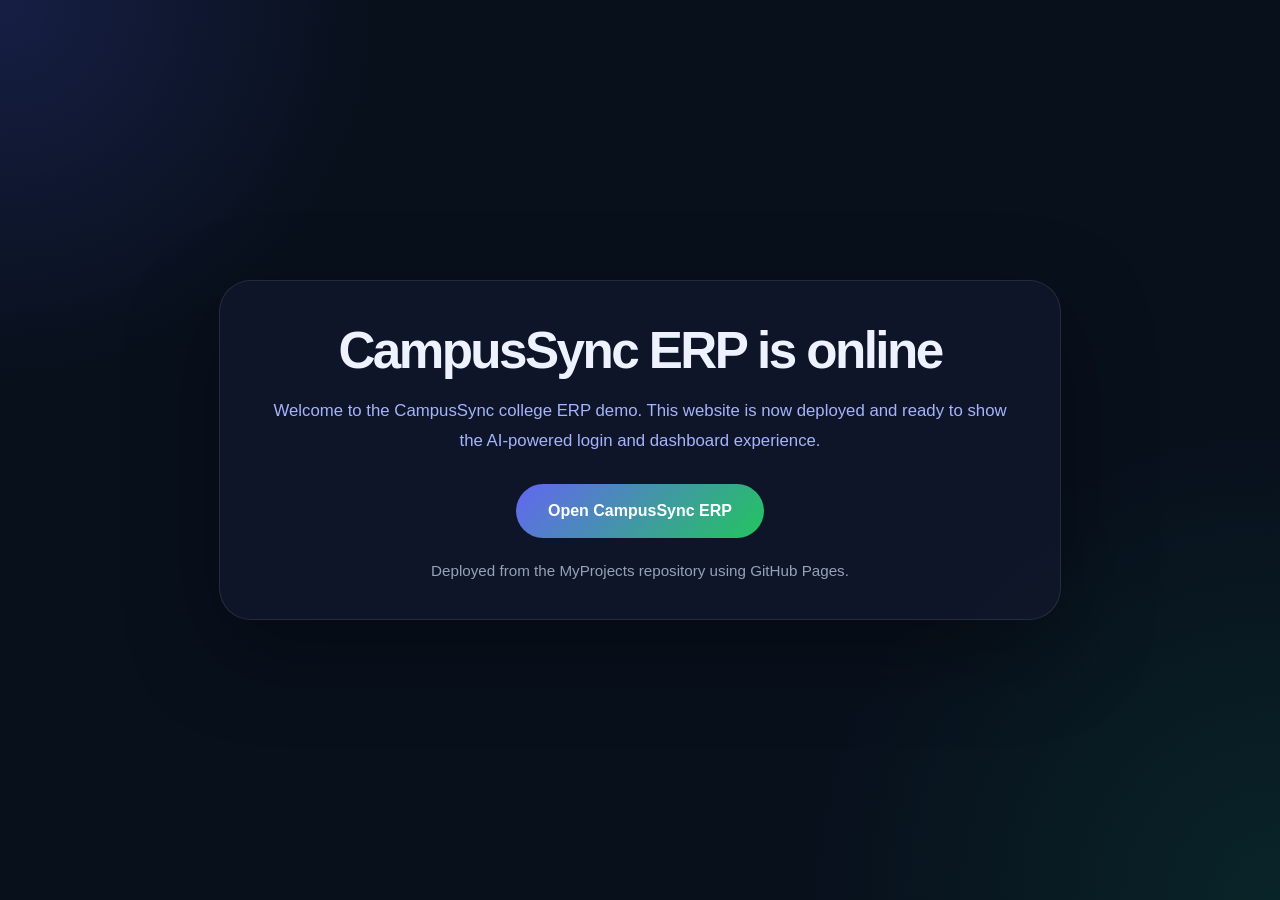
<file: index.html>
<!DOCTYPE html>
<html lang="en">
<head>
  <meta charset="UTF-8">
  <meta name="viewport" content="width=device-width, initial-scale=1.0">
  <title>CampusSync ERP</title>
  <style>
    body {
      margin: 0;
      min-height: 100vh;
      display: grid;
      place-items: center;
      font-family: 'Segoe UI', sans-serif;
      background: radial-gradient(circle at top left, rgba(91, 97, 255, 0.18), transparent 24%),
                  radial-gradient(circle at bottom right, rgba(16, 185, 129, 0.12), transparent 30%),
                  #08101c;
      color: #eef2ff;
    }

    .hero {
      max-width: 760px;
      padding: 40px;
      text-align: center;
      border-radius: 32px;
      background: rgba(15, 23, 42, 0.95);
      border: 1px solid rgba(148, 163, 184, 0.16);
      box-shadow: 0 30px 90px rgba(0, 0, 0, 0.35);
    }

    h1 {
      margin: 0 0 16px;
      font-size: clamp(2rem, 4vw, 3.4rem);
      letter-spacing: -0.05em;
    }

    p {
      margin: 0 0 28px;
      line-height: 1.8;
      color: #a5b4fc;
      font-size: 1.05rem;
    }

    a.button {
      display: inline-flex;
      align-items: center;
      justify-content: center;
      padding: 18px 32px;
      border-radius: 999px;
      background: linear-gradient(135deg, #6366f1, #22c55e);
      color: white;
      text-decoration: none;
      font-weight: 700;
      transition: transform 0.2s ease;
    }

    a.button:hover {
      transform: translateY(-2px);
    }

    .meta {
      margin-top: 24px;
      color: #94a3b8;
      font-size: 0.95rem;
    }
  </style>
</head>
<body>
  <div class="hero">
    <h1>CampusSync ERP is online</h1>
    <p>Welcome to the CampusSync college ERP demo. This website is now deployed and ready to show the AI-powered login and dashboard experience.</p>
    <a class="button" href="campussync-erp.html">Open CampusSync ERP</a>
    <div class="meta">Deployed from the MyProjects repository using GitHub Pages.</div>
  </div>
</body>
</html>
</file>
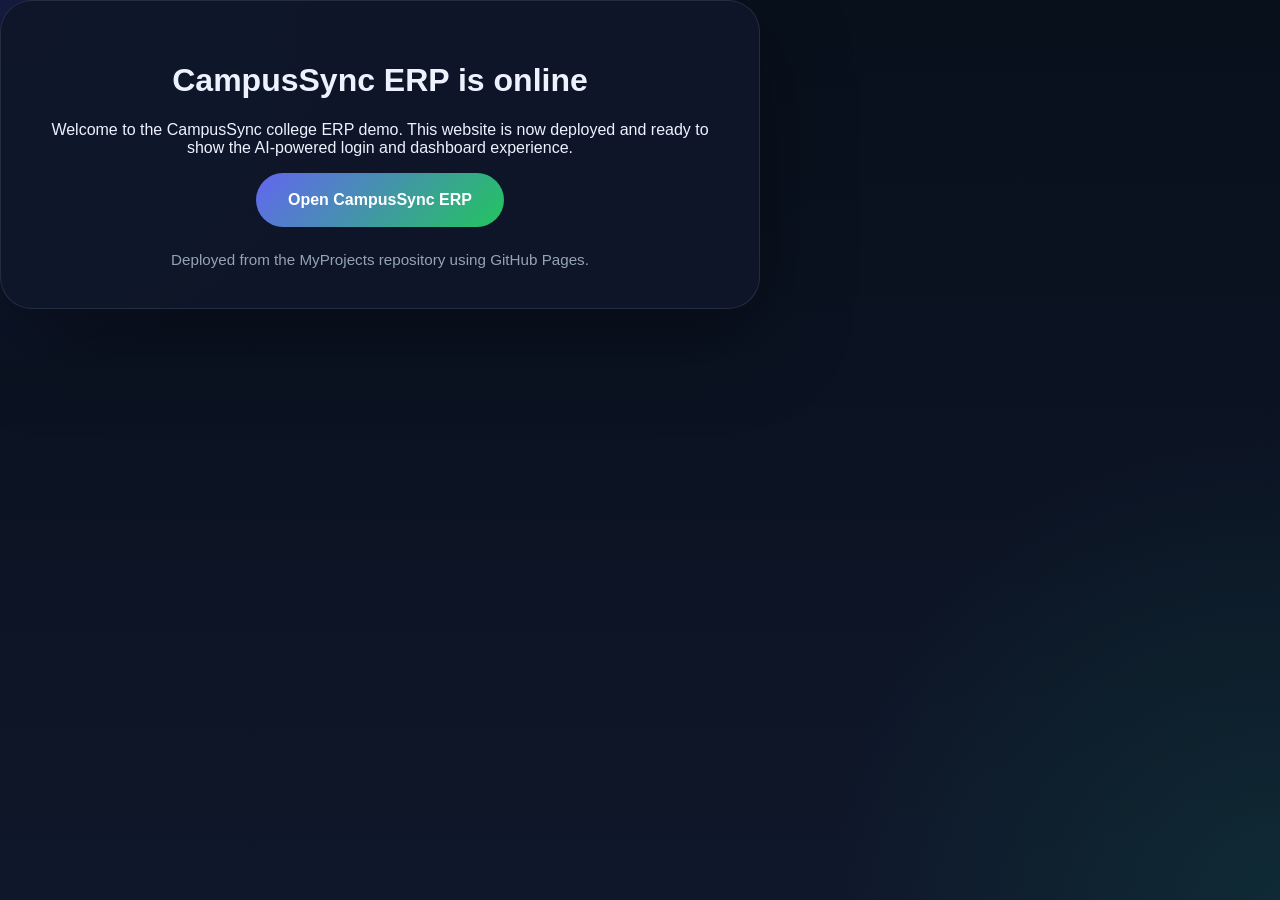
<file: site/index.html>
﻿<!DOCTYPE html>
<html lang="en">
<head>
  <meta charset="UTF-8">
  <meta name="viewport" content="width=device-width, initial-scale=1.0">
  <title>CampusSync ERP</title>
  <link rel="stylesheet" href="styles.css">
</head>
<body>
  <div class="hero">
    <h1>CampusSync ERP is online</h1>
    <p>Welcome to the CampusSync college ERP demo. This website is now deployed and ready to show the AI-powered login and dashboard experience.</p>
    <a class="button" href="dashboard.html">Open CampusSync ERP</a>
    <div class="meta">Deployed from the MyProjects repository using GitHub Pages.</div>
  </div>
</body>
</html>
</file>
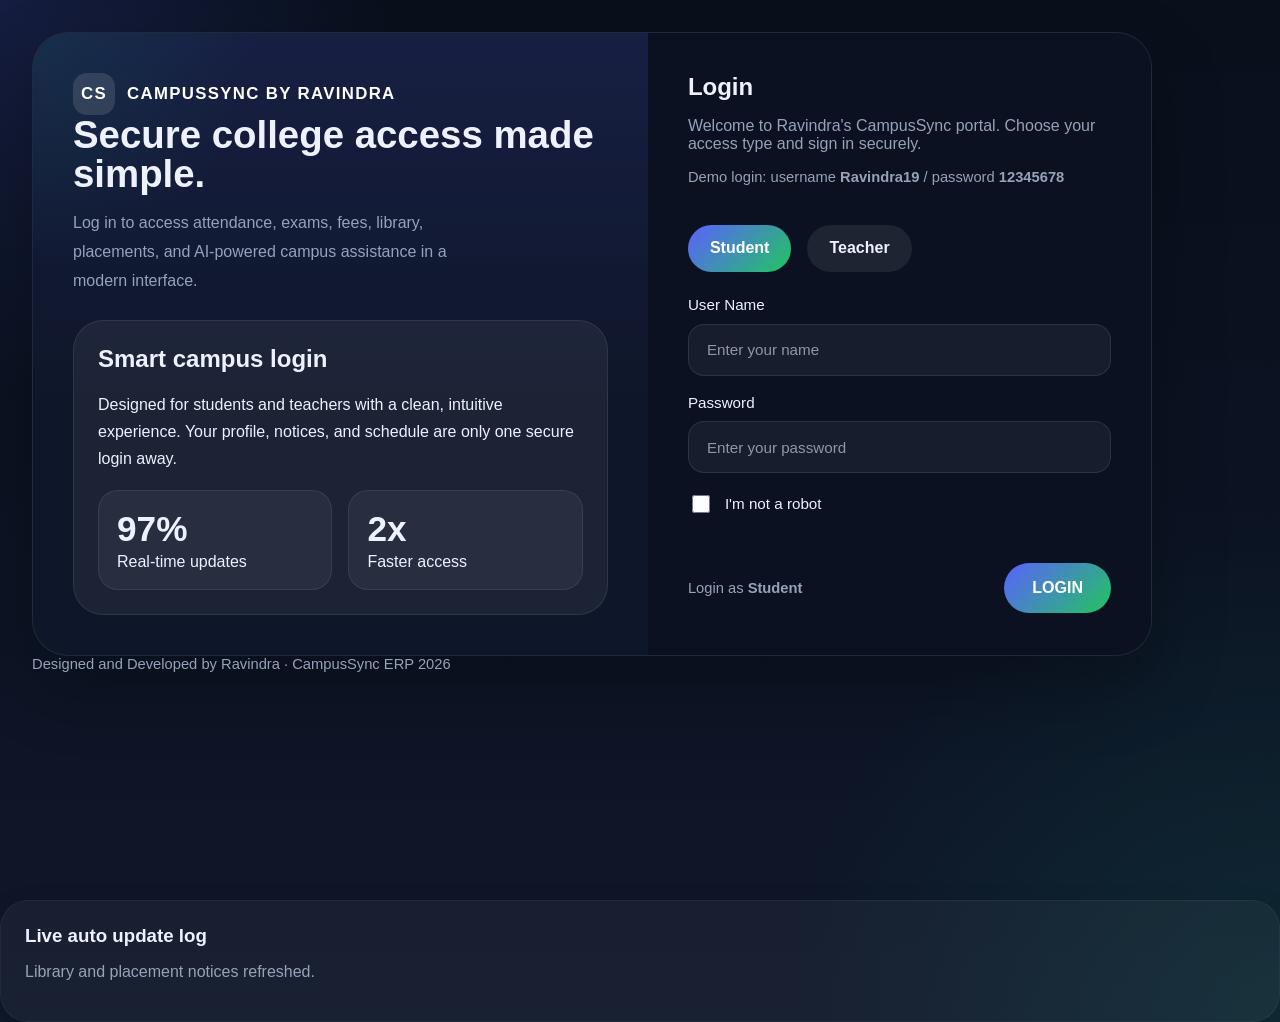
<file: site/login/index.html>
﻿<!DOCTYPE html>
<html lang="en">
<head>
  <meta charset="UTF-8">
  <meta name="viewport" content="width=device-width, initial-scale=1.0">
  <title>CampusSync AI | Login</title>
  <link rel="stylesheet" href="../styles.css">
</head>
<body>
  <section id="loginPage" class="login-screen">
    <div>
      <div class="login-panel">
        <div class="login-art">
          <div>
            <div class="brand-tag"><span>CS</span> CampusSync by Ravindra</div>
            <div class="art-header">
              <h1>Secure college access made simple.</h1>
              <p>Log in to access attendance, exams, fees, library, placements, and AI-powered campus assistance in a modern interface.</p>
            </div>
          </div>

          <div class="promo-card">
            <h2>Smart campus login</h2>
            <p>Designed for students and teachers with a clean, intuitive experience. Your profile, notices, and schedule are only one secure login away.</p>
            <div class="promo-stats">
              <div class="stat">
                <strong>97%</strong>
                Real-time updates
              </div>
              <div class="stat">
                <strong>2x</strong>
                Faster access
              </div>
            </div>
          </div>
        </div>

        <form class="login-form" onsubmit="event.preventDefault(); login();">
          <div>
            <h2>Login</h2>
            <p>Welcome to Ravindra's CampusSync portal. Choose your access type and sign in securely.</p>
            <div class="login-note">Demo login: username <strong>Ravindra19</strong> / password <strong>12345678</strong></div>
          </div>

          <div class="pill-tabs">
            <button type="button" class="active" id="studentTab" onclick="setRole('Student')">Student</button>
            <button type="button" id="teacherTab" onclick="setRole('Teacher')">Teacher</button>
          </div>

          <div class="login-fields">
            <label>
              User Name
              <input type="text" id="loginUser" placeholder="Enter your name" autocomplete="username" />
            </label>
            <label>
              Password
              <input type="password" id="loginPass" placeholder="Enter your password" autocomplete="current-password" />
            </label>
            <div class="checkbox-row">
              <input type="checkbox" id="robotCheck" />
              <label for="robotCheck">I'm not a robot</label>
            </div>
            <div class="alert" id="loginAlert"></div>
          </div>

          <div class="login-action">
            <div class="login-note">Login as <strong id="currentRole">Student</strong></div>
            <button type="submit">LOGIN</button>
          </div>
        </form>
      </div>
      <div class="developer-note">Designed and Developed by Ravindra · CampusSync ERP 2026</div>
    </div>
  </section>

  <section id="dashboard" class="dashboard">
    <div class="app">
      <aside class="sidebar">
        <div class="brand">
          <h1>CampusSync</h1>
          <p>AI-powered college ERP for students, faculty, and admins.</p>
        </div>
              <ul class="nav-list">
        <li><a href="../dashboard.html">Dashboard</a></li>
        <li><a href="../students.html">Students</a></li>
        <li><a href="../attendance.html">Attendance</a></li>
        <li><a href="../exams.html">Exams</a></li>
        <li><a href="../fees.html">Fees</a></li>
        <li><a href="../library.html">Library</a></li>
        <li><a href="../placement.html">Placement</a></li>
        <li><a href="../support.html">Support</a></li>
        <li class="active"><a href="../login/">Login</a></li>
        <li><a href="../logs/">Logs</a></li>
</ul>
        <div class="sidebar-footer">
          <strong>Auto Daily Update</strong>
          <p>CampusSync refreshes attendance, schedules, and announcements automatically in smart mode.</p>
        </div>
      </aside>

      <main class="main">
        <section class="topbar">
          <div class="topbar-left">
            <h2>Welcome back, <span id="greetingName">Student</span></h2>
            <p>Campus ERP updated automatically in smart AI mode.</p>
          </div>
          <div class="status-pill">
            <span id="dailyStatus">Dashboard view active</span>
          </div>
        </section>

        <section class="cards">
          <article class="card">
            <span>Active Students</span>
            <strong id="studentCount">5,230</strong>
            <div class="mini-metrics">
              <div class="metric">
                <span>Today</span>
                <strong>+24</strong>
              </div>
            </div>
          </article>

          <article class="card">
            <span>Attendance Rate</span>
            <strong id="attendanceRate">92%</strong>
            <div class="mini-metrics">
              <div class="metric">
                <span>Daily goal</span>
                <div class="progress"><span style="width: 92%"></span></div>
              </div>
            </div>
          </article>

          <article class="card">
            <span>Upcoming Classes</span>
            <strong id="classCount">12</strong>
            <div class="mini-metrics">
              <div class="metric">
                <span>Next lecture</span>
                <strong>09:00 AM</strong>
              </div>
            </div>
          </article>

          <article class="card">
            <span>AI Update Cycle</span>
            <strong id="nextRefresh">Auto refresh in 00:15</strong>
            <div class="mini-metrics">
              <div class="metric">
                <span>Mode</span>
                <span class="chip" id="autoModeChip">Enabled</span>
              </div>
            </div>
          </article>
        </section>

        <section class="grid panel-grid">
          <div class="panel">
            <h3>Daily Summary</h3>
            <p>CampusSync keeps the student dashboard updated automatically with attendance, assignment reminders, and campus announcements. Everything is presented clearly so students can focus on learning.</p>
            <div class="list-card" id="announcementList">
              <div class="list-item">
                <strong>Assignment Reminder: Submit lab report by 6 PM today.</strong>
                <span class="chip">Dashboard</span>
              </div>
              <div class="list-item">
                <strong>Cultural Fest registration open until Friday.</strong>
                <span class="chip">Dashboard</span>
              </div>
              <div class="list-item">
                <strong>Library hours updated from Monday.</strong>
                <span class="chip">Dashboard</span>
              </div>
            </div>
          </div>
          </div>

          <div class="panel ai-panel">
            <div class="toggle-row">
              <div>
                <h3>AI Assistant</h3>
                <p>Ask Nova anything about your campus schedule, attendance, fees, or exams.</p>
              </div>
              <label class="toggle">
                <input type="checkbox" id="autoModeToggle" checked onchange="toggleAutoMode()">
                <span class="slider"></span>
              </label>
            </div>

            <div class="input-group">
              <input type="text" id="question" placeholder="Ask your AI assistant anything..." />
              <div style="display:flex; gap:10px; flex-wrap: wrap;">
                <button type="button" onclick="setQuickPrompt('Show today\'s attendance summary')">Attendance</button>
                <button type="button" onclick="setQuickPrompt('What are my upcoming exams?')">Exams</button>
                <button type="button" onclick="setQuickPrompt('How much fee is due?')">Fees</button>
              </div>
              <button type="button" onclick="askAI()">Send to Nova</button>
            </div>

            <div class="response-box" id="response">NovaAI is ready to help with daily updates.</div>
          </div>
        </section>

        <section class="panel">
          <h3>Live auto update log</h3>
          <p id="logText">Viewing the Dashboard section in CampusSync.</p>
        </section>
      </main>
    </div>
  </section>

  <script>
    const state = {
      autoMode: true,
      nextRefreshSeconds: 15,
      attendanceRate: 92,
      studentCount: 5230,
      classCount: 12,
      userName: 'Student',
      role: 'Student',
      credentials: { username: 'Ravindra19', password: '12345678' },
      announcements: [
        'Assignment Reminder: Submit lab report by 6 PM today.',
        'Cultural Fest registration open until Friday.',
        'Library hours updated from Monday.',
      ],
      logMessages: [
        'Auto update started for daily attendance.',
        'Assignment reminders synced with student profiles.',
        'Library and placement notices refreshed.',
      ],
    };

    const sessionKey = 'campussync_logged_in';
    const userKey = 'campussync_user';

    function setSession(user) {
      localStorage.setItem(sessionKey, 'true');
      localStorage.setItem(userKey, user);
      const params = new URLSearchParams();
      params.set('loggedIn', 'true');
      params.set('user', user);
      history.replaceState(null, '', location.pathname + '?' + params.toString());
    }

    function clearSession() {
      localStorage.removeItem(sessionKey);
      localStorage.removeItem(userKey);
    }

    function isLoggedIn() {
      if (localStorage.getItem(sessionKey) === 'true') return true;
      const params = new URLSearchParams(location.search);
      return params.get('loggedIn') === 'true';
    }

    function getSavedUser() {
      const stored = localStorage.getItem(userKey);
      if (stored) return stored;
      const params = new URLSearchParams(location.search);
      return params.get('user') || 'Student';
    }

    function showLoggedInUI() {
      state.userName = getSavedUser();
      const greetingEl = document.getElementById('greetingName');
      if (greetingEl) greetingEl.textContent = state.userName;
      document.getElementById('loginPage').style.display = 'none';
      document.getElementById('dashboard').style.display = 'grid';
      updateUI();
      updateNavLinks();
    }

    function showLoginUI() {
      document.getElementById('loginPage').style.display = 'block';
      document.getElementById('dashboard').style.display = 'none';
      const alertBox = document.getElementById('loginAlert');
      if (alertBox) alertBox.textContent = '';
    }
    function setRole(value) {
      state.role = value;
      document.getElementById('currentRole').textContent = value;
      document.getElementById('studentTab').classList.toggle('active', value === 'Student');
      document.getElementById('teacherTab').classList.toggle('active', value === 'Teacher');
    }

        function login() {
      const userInput = document.getElementById('loginUser').value.trim();
      const passInput = document.getElementById('loginPass').value.trim();
      const robotChecked = document.getElementById('robotCheck').checked;
      const alertBox = document.getElementById('loginAlert');

      if (!userInput) {
        alertBox.textContent = 'Please enter your name to continue.';
        return;
      }
      if (!passInput) {
        alertBox.textContent = 'Please enter your password.';
        return;
      }
      if (!robotChecked) {
        alertBox.textContent = 'Please confirm you are not a robot.';
        return;
      }
      if (userInput !== state.credentials.username || passInput !== state.credentials.password) {
        alertBox.textContent = 'Invalid credentials. Use Ravindra19 / 12345678.';
        return;
      }
      alertBox.textContent = '';
      state.userName = userInput;
      setSession(state.userName);
      showLoggedInUI();
    }

    function formatTimer(seconds) {
      const minutes = Math.floor(seconds / 60).toString().padStart(2, '0');
      const secs = (seconds % 60).toString().padStart(2, '0');
      return `${minutes}:${secs}`;
    }

    function updateUI() {
      document.getElementById('attendanceRate').textContent = `${state.attendanceRate.toFixed(1)}%`;
      document.getElementById('studentCount').textContent = state.studentCount.toLocaleString();
      document.getElementById('classCount').textContent = state.classCount;
      document.getElementById('nextRefresh').textContent = `Auto refresh in ${formatTimer(state.nextRefreshSeconds)}`;
      document.getElementById('dailyStatus').textContent = state.autoMode ? 'Auto mode active' : 'Auto mode paused';
      document.getElementById('autoModeChip').textContent = state.autoMode ? 'Enabled' : 'Paused';
      document.getElementById('announcementList').innerHTML = state.announcements.map(item => `
        <div class="list-item">
          <strong>${item}</strong>
          <span class="chip">Live</span>
        </div>
      `).join('');
      document.getElementById('logText').textContent = state.logMessages[state.logMessages.length - 1];
    }

    function toggleAutoMode() {
      state.autoMode = !state.autoMode;
      document.getElementById('autoModeToggle').checked = state.autoMode;
      updateUI();
    }

    function performRefresh() {
      if (!state.autoMode) return;
      state.nextRefreshSeconds = 15;
      state.attendanceRate = Math.min(100, state.attendanceRate + 0.3);
      state.studentCount += 1;
      state.classCount = 11 + Math.floor(Math.random() * 5);
      const newAnnouncement = `Update ${state.logMessages.length + 1}: System refreshed at ${new Date().toLocaleTimeString()}.`;
      state.announcements.unshift(newAnnouncement);
      if (state.announcements.length > 4) state.announcements.pop();
      state.logMessages.push('Auto mode refreshed campus data for students.');
      if (state.logMessages.length > 6) state.logMessages.shift();
      updateUI();
    }

    function tickTimer() {
      if (state.autoMode) {
        state.nextRefreshSeconds -= 1;
        if (state.nextRefreshSeconds <= 0) {
          performRefresh();
        }
      }
      updateUI();
    }

    function askAI() {
      const question = document.getElementById('question').value.trim();
      const responseElement = document.getElementById('response');
      if (!question) {
        responseElement.textContent = 'Please type a question for NovaAI.';
        return;
      }

      const lower = question.toLowerCase();
      let answer = 'NovaAI is preparing a response...';

      if (lower.includes('attendance')) {
        answer = `Today's attendance is ${state.attendanceRate.toFixed(1)}% across all programs. Keep up the good work and attend the next class at 9:00 AM.`;
      } else if (lower.includes('exam')) {
        answer = 'Upcoming exams are scheduled next week. Check the exam portal for dates and hall details.';
      } else if (lower.includes('fee')) {
        answer = 'Your fee status is clear for this semester. Next payment reminder will arrive 10 days before the deadline.';
      } else if (lower.includes('library')) {
        answer = 'Library hours are 8 AM to 8 PM today. New book arrivals include AI and data science titles.';
      } else if (lower.includes('what') || lower.includes('how') || lower.includes('show')) {
        answer = 'NovaAI can provide attendance, schedule, exam, fee, and campus announcements instantly. Try asking a question about your day.';
      } else {
        answer = 'AI Assistant: I found the latest campus summary and daily updates for you. Ask something more specific for a detailed answer.';
      }

      responseElement.textContent = answer;
    }

    function setQuickPrompt(text) {
      document.getElementById('question').value = text;
      askAI();
    }

    function updateSection(section) {
      const pageData = {
        Dashboard: {
          title: `Welcome back, ${state.userName}`,
          description: 'Campus ERP updated automatically in smart AI mode.',
          studentCount: 5230,
          attendanceRate: 92,
          classCount: 12,
          announcements: [
            'Assignment Reminder: Submit lab report by 6 PM today.',
            'Cultural Fest registration open until Friday.',
            'Library hours updated from Monday.',
          ],
          tag: 'Live',
        },
        Students: {
          title: 'Student directory overview',
          description: 'Review student profiles, class progress, and campus engagement.',
          studentCount: 5280,
          attendanceRate: 94,
          classCount: 14,
          announcements: [
            'New student registrations processed successfully.',
            'Top performers recognized in the monthly leaderboard.',
            'Mentorship sessions scheduled for this week.',
          ],
          tag: 'Students',
        },
        Attendance: {
          title: 'Attendance analytics',
          description: 'Track daily attendance and improve classroom participation.',
          studentCount: 5230,
          attendanceRate: 96,
          classCount: 13,
          announcements: [
            'Attendance report generated for today.',
            'Absent alerts sent to parents and counselors.',
            'Attendance trend improved by 3% this week.',
          ],
          tag: 'Attendance',
        },
        Exams: {
          title: 'Exam schedule and results',
          description: 'View upcoming exams, results, and preparation alerts.',
          studentCount: 5230,
          attendanceRate: 91,
          classCount: 12,
          announcements: [
            'Midterm schedule finalized for next Monday.',
            'Exam hall assignments published to students.',
            'Study resources available in the AI assistant.',
          ],
          tag: 'Exams',
        },
        Fees: {
          title: 'Fees dashboard',
          description: 'Check fee statuses, dues, and secure payment reminders.',
          studentCount: 5230,
          attendanceRate: 92,
          classCount: 12,
          announcements: [
            'Fee due reminders sent to students with pending balances.',
            'Online payment portal is now faster and secure.',
            'Scholarship updates are available in the finance panel.',
          ],
          tag: 'Fees',
        },
        Library: {
          title: 'Library resources',
          description: 'Explore library hours, new arrivals, and book requests.',
          studentCount: 5230,
          attendanceRate: 92,
          classCount: 12,
          announcements: [
            'New AI and data science books added to the library.',
            'Library hours extended during exam week.',
            'Digital resource access has been updated.',
          ],
          tag: 'Library',
        },
        Placement: {
          title: 'Placement activity',
          description: 'Monitor placement drives, offers, and candidate readiness.',
          studentCount: 5230,
          attendanceRate: 92,
          classCount: 12,
          announcements: [
            'Placement drive registrations are now open.',
            'Top companies are scheduled for next month.',
            'Interview preparation sessions are live.',
          ],
          tag: 'Placement',
        },
        Support: {
          title: 'Campus support',
          description: 'Access campus support, helpdesk, and student services.',
          studentCount: 5230,
          attendanceRate: 92,
          classCount: 12,
          announcements: [
            'Support tickets are being handled within 24 hours.',
            'Live chat is available for urgent campus needs.',
            'Student service feedback is now easier to submit.',
          ],
          tag: 'Support',
        },
      };

      const data = pageData[section] || pageData.Dashboard;
      document.querySelectorAll('.nav-list li').forEach((item) => {
        item.classList.toggle('active', item.textContent.trim() === section);
      });
      document.querySelector('.topbar-left h2').innerHTML = section === 'Dashboard'
        ? `Welcome back, <span id="greetingName">${state.userName}</span>`
        : data.title;
      document.querySelector('.topbar-left p').textContent = data.description;
      document.getElementById('studentCount').textContent = data.studentCount.toLocaleString();
      document.getElementById('attendanceRate').textContent = `${data.attendanceRate.toFixed(1)}%`;
      document.getElementById('classCount').textContent = data.classCount;
      document.getElementById('dailyStatus').textContent = `${section} view active`;
      document.getElementById('announcementList').innerHTML = data.announcements
        .map((item) => `
          <div class="list-item">
            <strong>${item}</strong>
            <span class="chip">${data.tag}</span>
          </div>
        `)
        .join('');
      document.getElementById('logText').textContent = `Viewing the ${section} section in CampusSync.`;
    }

    function updateNavLinks() {
      document.querySelectorAll('.nav-list li a').forEach((link) => {
        const base = link.getAttribute('href').split('?')[0];
        if (isLoggedIn()) {
          const params = new URLSearchParams();
          params.set('loggedIn', 'true');
          params.set('user', state.userName);
          link.setAttribute('href', `${base}?${params.toString()}`);
        } else {
          link.setAttribute('href', base);
        }
      });
    }

    function attachNavHandlers() {
      updateNavLinks();
      document.querySelectorAll('.nav-list li').forEach((item) => {
        item.style.cursor = 'pointer';
        item.addEventListener('click', () => updateSection(item.textContent.trim()));
      });
    }

    window.addEventListener('DOMContentLoaded', () => {
      setRole('Student');
      attachNavHandlers();
      if (isLoggedIn()) {
        showLoggedInUI();
      } else {
        showLoginUI();
      }
      setInterval(tickTimer, 1000);
    });
  </script>
</body>
</html>
</file>
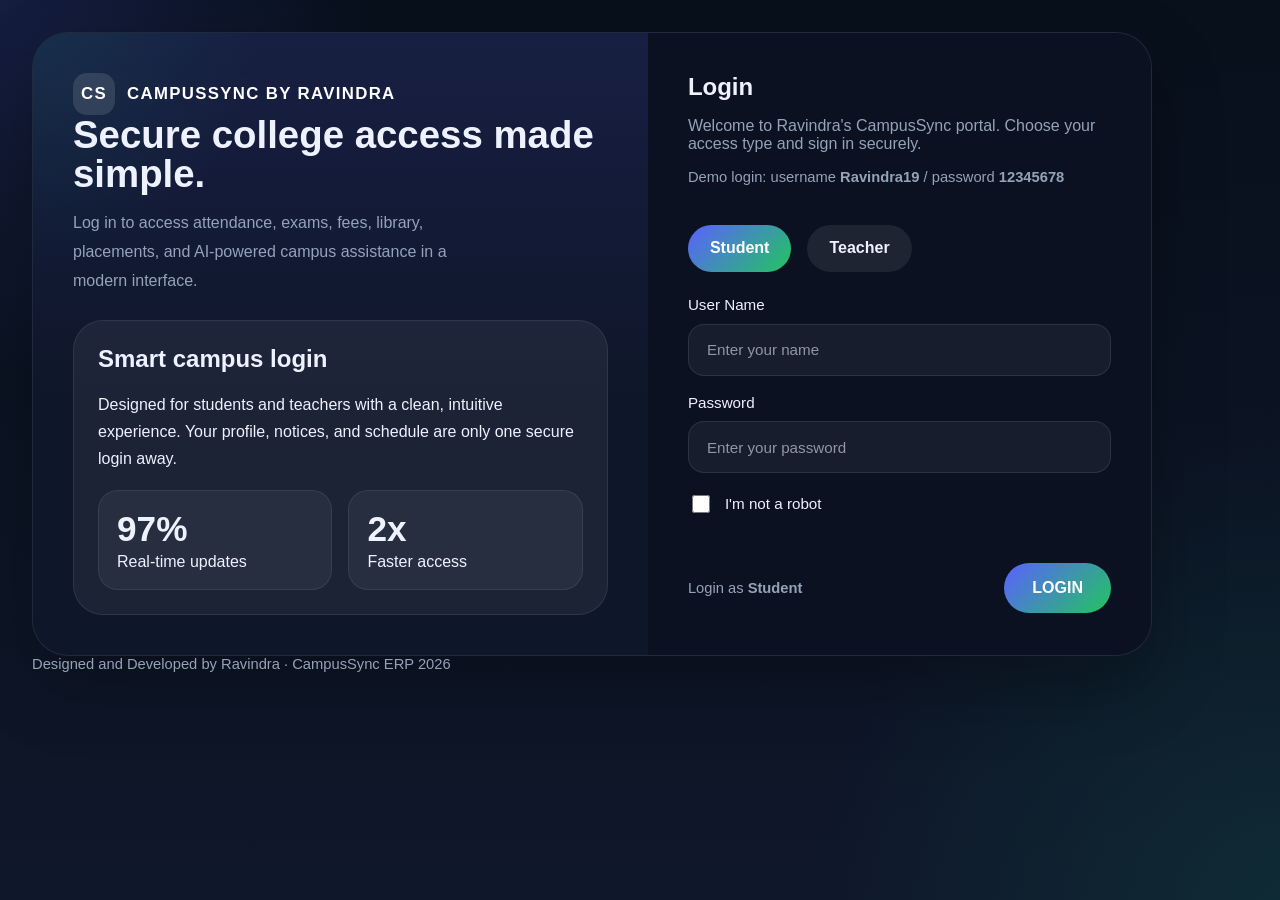
<file: site/logs/index.html>
﻿<!DOCTYPE html>
<html lang="en">
<head>
  <meta charset="UTF-8">
  <meta name="viewport" content="width=device-width, initial-scale=1.0">
  <title>CampusSync AI | Logs</title>
  <link rel="stylesheet" href="../styles.css">
</head>
<body>
  <section id="loginPage" class="login-screen">
    <div>
      <div class="login-panel">
        <div class="login-art">
          <div>
            <div class="brand-tag"><span>CS</span> CampusSync by Ravindra</div>
            <div class="art-header">
              <h1>Secure college access made simple.</h1>
              <p>Log in to access attendance, exams, fees, library, placements, and AI-powered campus assistance in a modern interface.</p>
            </div>
          </div>

          <div class="promo-card">
            <h2>Smart campus login</h2>
            <p>Designed for students and teachers with a clean, intuitive experience. Your profile, notices, and schedule are only one secure login away.</p>
            <div class="promo-stats">
              <div class="stat">
                <strong>97%</strong>
                Real-time updates
              </div>
              <div class="stat">
                <strong>2x</strong>
                Faster access
              </div>
            </div>
          </div>
        </div>

        <form class="login-form" onsubmit="event.preventDefault(); login();">
          <div>
            <h2>Login</h2>
            <p>Welcome to Ravindra's CampusSync portal. Choose your access type and sign in securely.</p>
            <div class="login-note">Demo login: username <strong>Ravindra19</strong> / password <strong>12345678</strong></div>
          </div>

          <div class="pill-tabs">
            <button type="button" class="active" id="studentTab" onclick="setRole('Student')">Student</button>
            <button type="button" id="teacherTab" onclick="setRole('Teacher')">Teacher</button>
          </div>

          <div class="login-fields">
            <label>
              User Name
              <input type="text" id="loginUser" placeholder="Enter your name" autocomplete="username" />
            </label>
            <label>
              Password
              <input type="password" id="loginPass" placeholder="Enter your password" autocomplete="current-password" />
            </label>
            <div class="checkbox-row">
              <input type="checkbox" id="robotCheck" />
              <label for="robotCheck">I'm not a robot</label>
            </div>
            <div class="alert" id="loginAlert"></div>
          </div>

          <div class="login-action">
            <div class="login-note">Login as <strong id="currentRole">Student</strong></div>
            <button type="submit">LOGIN</button>
          </div>
        </form>
      </div>
      <div class="developer-note">Designed and Developed by Ravindra · CampusSync ERP 2026</div>
    </div>
  </section>

  <section id="dashboard" class="dashboard">
    <div class="app">
      <aside class="sidebar">
        <div class="brand">
          <h1>CampusSync</h1>
          <p>AI-powered college ERP for students, faculty, and admins.</p>
        </div>
              <ul class="nav-list">
        <li><a href="../dashboard.html">Dashboard</a></li>
        <li><a href="../students.html">Students</a></li>
        <li><a href="../attendance.html">Attendance</a></li>
        <li><a href="../exams.html">Exams</a></li>
        <li><a href="../fees.html">Fees</a></li>
        <li><a href="../library.html">Library</a></li>
        <li><a href="../placement.html">Placement</a></li>
        <li><a href="../support.html">Support</a></li>
        <li><a href="../login/">Login</a></li>
              <li class="active"><a href="../logs/">Logs</a></li>
</ul>
        <div class="sidebar-footer">
          <strong>Auto Daily Update</strong>
          <p>CampusSync refreshes attendance, schedules, and announcements automatically in smart mode.</p>
        </div>
      </aside>

      <main class="main">
        <section class="topbar">
          <div class="topbar-left">
            <h2>Login & System Logs</h2>
            <p>Review login history, audit events, and system access details across CampusSync.</p>
          </div>
          <div class="status-pill">
            <span id="dailyStatus">Logs view active</span>
          </div>
        </section>

                <section class="cards">
          <article class="card">
            <span>Recent Logins</span>
            <strong id="studentCount">12</strong>
            <div class="mini-metrics">
              <div class="metric">
                <span>Today</span>
                <strong>+3</strong>
              </div>
            </div>
          </article>
          <article class="card">
            <span>Security Events</span>
            <strong id="attendanceRate">5</strong>
            <div class="mini-metrics">
              <div class="metric">
                <span>Alerts</span>
                <strong>2</strong>
              </div>
            </div>
          </article>
          <article class="card">
            <span>Successful Logins</span>
            <strong id="classCount">11</strong>
            <div class="mini-metrics">
              <div class="metric">
                <span>Verified</span>
                <strong>Yes</strong>
              </div>
            </div>
          </article>
          <article class="card">
            <span>Login Activity</span>
            <strong id="nextRefresh">Auto refresh in 00:15</strong>
            <div class="mini-metrics">
              <div class="metric">
                <span>Status</span>
                <span class="chip" id="autoModeChip">Enabled</span>
              </div>
            </div>
          </article>
        </section>

        <section class="grid panel-grid">
          <div class="panel">
            <h3>Login History</h3>
            <p>Track secure access events and recent sign-ins for CampusSync Campus ERP.</p>
            <div class="list-card" id="announcementList">
              <div class="list-item">
                <strong>Login success — Ravindra19</strong>
                <span class="chip">Today</span>
              </div>
              <div class="list-item">
                <strong>System audit completed</strong>
                <span class="chip">Security</span>
              </div>
              <div class="list-item">
                <strong>Unauthorized access block logged</strong>
                <span class="chip">Alert</span>
              </div>
            </div>
          </div>

          <div class="panel ai-panel">
            <div class="toggle-row">
              <div>
                <h3>AI Assistant</h3>
                <p>Ask Nova about login history, campus security, or recent access events.</p>
              </div>
              <label class="toggle">
                <input type="checkbox" id="autoModeToggle" checked onchange="toggleAutoMode()">
                <span class="slider"></span>
              </label>
            </div>

            <div class="input-group">
              <input type="text" id="question" placeholder="Ask your AI assistant anything..." />
              <div style="display:flex; gap:10px; flex-wrap: wrap;">
                <button type="button" onclick="setQuickPrompt('Show today's login history')">Login</button>
                <button type="button" onclick="setQuickPrompt('What are the latest security events?')">Security</button>
                <button type="button" onclick="setQuickPrompt('How many logins were successful today?')">Activity</button>
              </div>
              <button type="button" onclick="askAI()">Send to Nova</button>
            </div>

            <div class="response-box" id="response">NovaAI is ready to help with login and security questions.</div>
          </div>
        </section>
<section class="panel">
          <h3>Live auto update log</h3>
          <p id="logText">Viewing the Logs section in CampusSync.</p>
        </section>
      </main>
    </div>
  </section>

  <script>
    const state = {
      autoMode: true,
      nextRefreshSeconds: 15,
      attendanceRate: 92,
      studentCount: 5230,
      classCount: 12,
      userName: 'Student',
      role: 'Student',
      credentials: { username: 'Ravindra19', password: '12345678' },
      announcements: [
        'Assignment Reminder: Submit lab report by 6 PM today.',
        'Cultural Fest registration open until Friday.',
        'Library hours updated from Monday.',
      ],
      logMessages: [
        'Auto update started for daily attendance.',
        'Assignment reminders synced with student profiles.',
        'Library and placement notices refreshed.',
      ],
    };

    const sessionKey = 'campussync_logged_in';
    const userKey = 'campussync_user';

    function setSession(user) {
      localStorage.setItem(sessionKey, 'true');
      localStorage.setItem(userKey, user);
      const params = new URLSearchParams();
      params.set('loggedIn', 'true');
      params.set('user', user);
      history.replaceState(null, '', location.pathname + '?' + params.toString());
    }

    function clearSession() {
      localStorage.removeItem(sessionKey);
      localStorage.removeItem(userKey);
    }

    function isLoggedIn() {
      if (localStorage.getItem(sessionKey) === 'true') return true;
      const params = new URLSearchParams(location.search);
      return params.get('loggedIn') === 'true';
    }

    function getSavedUser() {
      const stored = localStorage.getItem(userKey);
      if (stored) return stored;
      const params = new URLSearchParams(location.search);
      return params.get('user') || 'Student';
    }

    function showLoggedInUI() {
      state.userName = getSavedUser();
      const greetingEl = document.getElementById('greetingName');
      if (greetingEl) greetingEl.textContent = state.userName;
      document.getElementById('loginPage').style.display = 'none';
      document.getElementById('dashboard').style.display = 'grid';
      updateUI();
      updateNavLinks();
    }

    function showLoginUI() {
      document.getElementById('loginPage').style.display = 'block';
      document.getElementById('dashboard').style.display = 'none';
      const alertBox = document.getElementById('loginAlert');
      if (alertBox) alertBox.textContent = '';
    }
    function setRole(value) {
      state.role = value;
      document.getElementById('currentRole').textContent = value;
      document.getElementById('studentTab').classList.toggle('active', value === 'Student');
      document.getElementById('teacherTab').classList.toggle('active', value === 'Teacher');
    }

        function login() {
      const userInput = document.getElementById('loginUser').value.trim();
      const passInput = document.getElementById('loginPass').value.trim();
      const robotChecked = document.getElementById('robotCheck').checked;
      const alertBox = document.getElementById('loginAlert');

      if (!userInput) {
        alertBox.textContent = 'Please enter your name to continue.';
        return;
      }
      if (!passInput) {
        alertBox.textContent = 'Please enter your password.';
        return;
      }
      if (!robotChecked) {
        alertBox.textContent = 'Please confirm you are not a robot.';
        return;
      }
      if (userInput !== state.credentials.username || passInput !== state.credentials.password) {
        alertBox.textContent = 'Invalid credentials. Use Ravindra19 / 12345678.';
        return;
      }
      alertBox.textContent = '';
      state.userName = userInput;
      setSession(state.userName);
      showLoggedInUI();
    }

    function formatTimer(seconds) {
      const minutes = Math.floor(seconds / 60).toString().padStart(2, '0');
      const secs = (seconds % 60).toString().padStart(2, '0');
      return `${minutes}:${secs}`;
    }

    function updateUI() {
      document.getElementById('attendanceRate').textContent = `${state.attendanceRate.toFixed(1)}%`;
      document.getElementById('studentCount').textContent = state.studentCount.toLocaleString();
      document.getElementById('classCount').textContent = state.classCount;
      document.getElementById('nextRefresh').textContent = `Auto refresh in ${formatTimer(state.nextRefreshSeconds)}`;
      document.getElementById('dailyStatus').textContent = state.autoMode ? 'Auto mode active' : 'Auto mode paused';
      document.getElementById('autoModeChip').textContent = state.autoMode ? 'Enabled' : 'Paused';
      document.getElementById('announcementList').innerHTML = state.announcements.map(item => `
        <div class="list-item">
          <strong>${item}</strong>
          <span class="chip">Live</span>
        </div>
      `).join('');
      document.getElementById('logText').textContent = state.logMessages[state.logMessages.length - 1];
    }

    function toggleAutoMode() {
      state.autoMode = !state.autoMode;
      document.getElementById('autoModeToggle').checked = state.autoMode;
      updateUI();
    }

    function performRefresh() {
      if (!state.autoMode) return;
      state.nextRefreshSeconds = 15;
      state.attendanceRate = Math.min(100, state.attendanceRate + 0.3);
      state.studentCount += 1;
      state.classCount = 11 + Math.floor(Math.random() * 5);
      const newAnnouncement = `Update ${state.logMessages.length + 1}: System refreshed at ${new Date().toLocaleTimeString()}.`;
      state.announcements.unshift(newAnnouncement);
      if (state.announcements.length > 4) state.announcements.pop();
      state.logMessages.push('Auto mode refreshed campus data for students.');
      if (state.logMessages.length > 6) state.logMessages.shift();
      updateUI();
    }

    function tickTimer() {
      if (state.autoMode) {
        state.nextRefreshSeconds -= 1;
        if (state.nextRefreshSeconds <= 0) {
          performRefresh();
        }
      }
      updateUI();
    }

    function askAI() {
      const question = document.getElementById('question').value.trim();
      const responseElement = document.getElementById('response');
      if (!question) {
        responseElement.textContent = 'Please type a question for NovaAI.';
        return;
      }

      const lower = question.toLowerCase();
      let answer = 'NovaAI is preparing a response...';

      if (lower.includes('attendance')) {
        answer = `Today's attendance is ${state.attendanceRate.toFixed(1)}% across all programs. Keep up the good work and attend the next class at 9:00 AM.`;
      } else if (lower.includes('exam')) {
        answer = 'Upcoming exams are scheduled next week. Check the exam portal for dates and hall details.';
      } else if (lower.includes('fee')) {
        answer = 'Your fee status is clear for this semester. Next payment reminder will arrive 10 days before the deadline.';
      } else if (lower.includes('library')) {
        answer = 'Library hours are 8 AM to 8 PM today. New book arrivals include AI and data science titles.';
      } else if (lower.includes('what') || lower.includes('how') || lower.includes('show')) {
        answer = 'NovaAI can provide attendance, schedule, exam, fee, and campus announcements instantly. Try asking a question about your day.';
      } else {
        answer = 'AI Assistant: I found the latest campus summary and daily updates for you. Ask something more specific for a detailed answer.';
      }

      responseElement.textContent = answer;
    }

    function setQuickPrompt(text) {
      document.getElementById('question').value = text;
      askAI();
    }

    function updateSection(section) {
      const pageData = {
        Dashboard: {
          title: `Welcome back, ${state.userName}`,
          description: 'Campus ERP updated automatically in smart AI mode.',
          studentCount: 5230,
          attendanceRate: 92,
          classCount: 12,
          announcements: [
            'Assignment Reminder: Submit lab report by 6 PM today.',
            'Cultural Fest registration open until Friday.',
            'Library hours updated from Monday.',
          ],
          tag: 'Live',
        },
        Students: {
          title: 'Student directory overview',
          description: 'Review student profiles, class progress, and campus engagement.',
          studentCount: 5280,
          attendanceRate: 94,
          classCount: 14,
          announcements: [
            'New student registrations processed successfully.',
            'Top performers recognized in the monthly leaderboard.',
            'Mentorship sessions scheduled for this week.',
          ],
          tag: 'Students',
        },
        Attendance: {
          title: 'Attendance analytics',
          description: 'Track daily attendance and improve classroom participation.',
          studentCount: 5230,
          attendanceRate: 96,
          classCount: 13,
          announcements: [
            'Attendance report generated for today.',
            'Absent alerts sent to parents and counselors.',
            'Attendance trend improved by 3% this week.',
          ],
          tag: 'Attendance',
        },
        Exams: {
          title: 'Exam schedule and results',
          description: 'View upcoming exams, results, and preparation alerts.',
          studentCount: 5230,
          attendanceRate: 91,
          classCount: 12,
          announcements: [
            'Midterm schedule finalized for next Monday.',
            'Exam hall assignments published to students.',
            'Study resources available in the AI assistant.',
          ],
          tag: 'Exams',
        },
        Fees: {
          title: 'Fees dashboard',
          description: 'Check fee statuses, dues, and secure payment reminders.',
          studentCount: 5230,
          attendanceRate: 92,
          classCount: 12,
          announcements: [
            'Fee due reminders sent to students with pending balances.',
            'Online payment portal is now faster and secure.',
            'Scholarship updates are available in the finance panel.',
          ],
          tag: 'Fees',
        },
        Library: {
          title: 'Library resources',
          description: 'Explore library hours, new arrivals, and book requests.',
          studentCount: 5230,
          attendanceRate: 92,
          classCount: 12,
          announcements: [
            'New AI and data science books added to the library.',
            'Library hours extended during exam week.',
            'Digital resource access has been updated.',
          ],
          tag: 'Library',
        },
        Placement: {
          title: 'Placement activity',
          description: 'Monitor placement drives, offers, and candidate readiness.',
          studentCount: 5230,
          attendanceRate: 92,
          classCount: 12,
          announcements: [
            'Placement drive registrations are now open.',
            'Top companies are scheduled for next month.',
            'Interview preparation sessions are live.',
          ],
          tag: 'Placement',
        },
        Support: {
          title: 'Campus support',
          description: 'Access campus support, helpdesk, and student services.',
          studentCount: 5230,
          attendanceRate: 92,
          classCount: 12,
          announcements: [
            'Support tickets are being handled within 24 hours.',
            'Live chat is available for urgent campus needs.',
            'Student service feedback is now easier to submit.',
          ],
          tag: 'Support',
        },
      };

      const data = pageData[section] || pageData.Dashboard;
      document.querySelectorAll('.nav-list li').forEach((item) => {
        item.classList.toggle('active', item.textContent.trim() === section);
      });
      document.querySelector('.topbar-left h2').innerHTML = section === 'Dashboard'
        ? `Welcome back, <span id="greetingName">${state.userName}</span>`
        : data.title;
      document.querySelector('.topbar-left p').textContent = data.description;
      document.getElementById('studentCount').textContent = data.studentCount.toLocaleString();
      document.getElementById('attendanceRate').textContent = `${data.attendanceRate.toFixed(1)}%`;
      document.getElementById('classCount').textContent = data.classCount;
      document.getElementById('dailyStatus').textContent = `${section} view active`;
      document.getElementById('announcementList').innerHTML = data.announcements
        .map((item) => `
          <div class="list-item">
            <strong>${item}</strong>
            <span class="chip">${data.tag}</span>
          </div>
        `)
        .join('');
      document.getElementById('logText').textContent = `Viewing the ${section} section in CampusSync.`;
    }

    function updateNavLinks() {
      document.querySelectorAll('.nav-list li a').forEach((link) => {
        const base = link.getAttribute('href').split('?')[0];
        if (isLoggedIn()) {
          const params = new URLSearchParams();
          params.set('loggedIn', 'true');
          params.set('user', state.userName);
          link.setAttribute('href', `${base}?${params.toString()}`);
        } else {
          link.setAttribute('href', base);
        }
      });
    }

    function attachNavHandlers() {
      updateNavLinks();
      document.querySelectorAll('.nav-list li').forEach((item) => {
        item.style.cursor = 'pointer';
        item.addEventListener('click', () => updateSection(item.textContent.trim()));
      });
    }

    window.addEventListener('DOMContentLoaded', () => {
      setRole('Student');
      attachNavHandlers();
      if (isLoggedIn()) {
        showLoggedInUI();
      } else {
        showLoginUI();
      }
      setInterval(tickTimer, 1000);
    });
  </script>
</body>
</html>
</file>
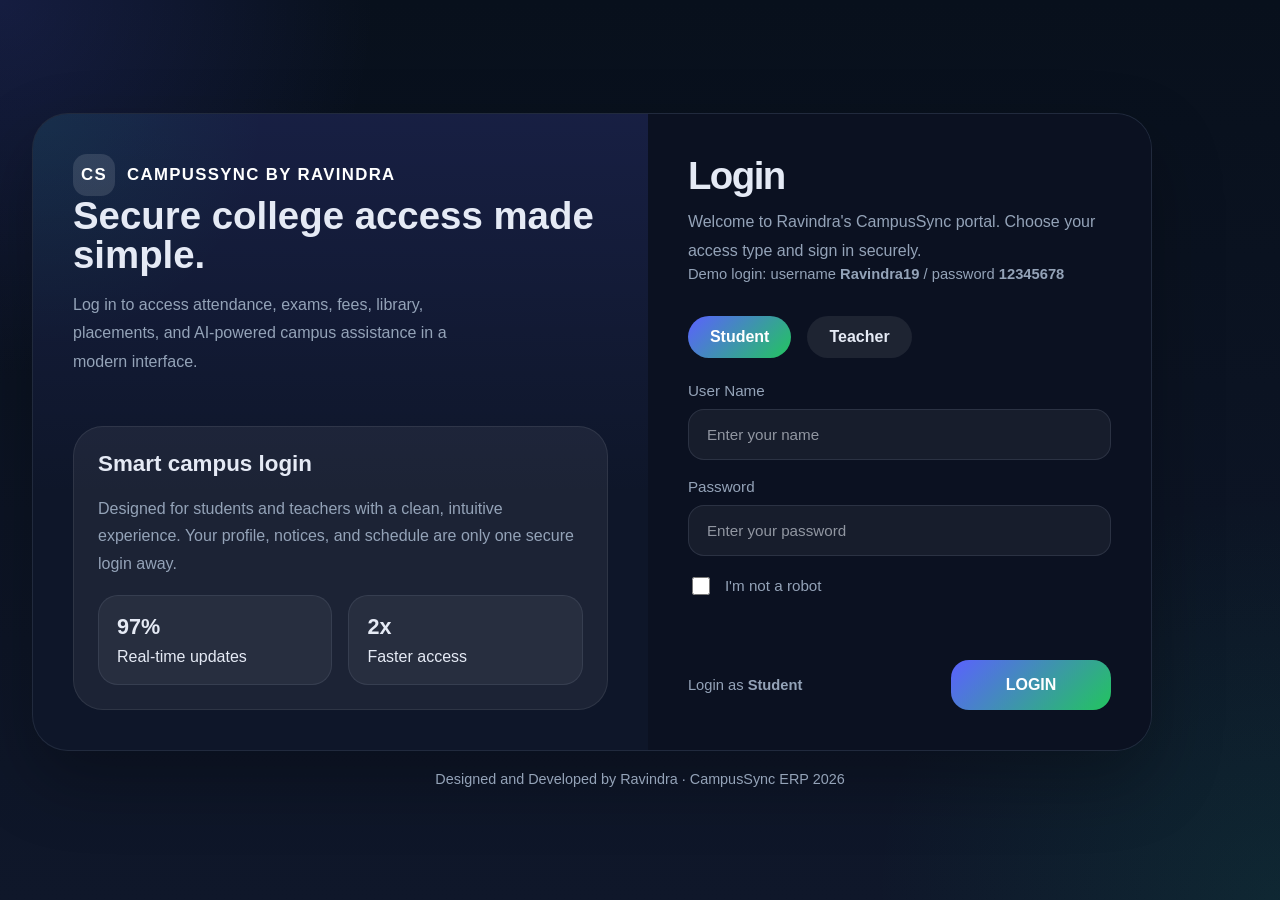
<file: campussync-erp.html>
﻿<!DOCTYPE html>
<html lang="en">
<head>
  <meta charset="UTF-8">
  <meta name="viewport" content="width=device-width, initial-scale=1.0">
  <title>CampusSync AI | College ERP</title>
  <style>
    :root {
      --bg: #0b1220;
      --surface: rgba(14, 23, 40, 0.94);
      --surface-soft: rgba(255, 255, 255, 0.07);
      --text: #e5eaf5;
      --muted: #94a3b8;
      --accent: #5b61ff;
      --accent-soft: rgba(91, 97, 255, 0.16);
      --success: #22c55e;
      --radius: 28px;
      font-family: 'Segoe UI', sans-serif;
    }

    * {
      box-sizing: border-box;
    }

    body {
      margin: 0;
      min-height: 100vh;
      background: radial-gradient(circle at top left, rgba(91, 97, 255, 0.16), transparent 24%),
                  radial-gradient(circle at bottom right, rgba(16, 185, 129, 0.1), transparent 26%),
                  linear-gradient(180deg, #08101c 0%, #0f172a 100%);
      color: var(--text);
    }

    button,
    input {
      font: inherit;
    }

    .login-screen,
    .dashboard {
      min-height: 100vh;
      display: grid;
      place-items: center;
      padding: 32px;
    }

    .dashboard {
      display: none;
    }

    .login-panel {
      width: min(1120px, 100%);
      border-radius: 36px;
      background: rgba(15, 23, 42, 0.96);
      border: 1px solid rgba(148, 163, 184, 0.14);
      box-shadow: 0 30px 70px rgba(0, 0, 0, 0.28);
      overflow: hidden;
      display: grid;
      grid-template-columns: 1.1fr 0.9fr;
    }

    .login-art {
      padding: 40px;
      background: linear-gradient(180deg, rgba(91, 97, 255, 0.12), transparent 60%),
                  radial-gradient(circle at top left, rgba(16, 185, 129, 0.1), transparent 26%);
      display: flex;
      flex-direction: column;
      justify-content: space-between;
      gap: 24px;
    }

    .brand-tag {
      display: flex;
      align-items: center;
      gap: 12px;
      color: #fff;
      font-size: 1.05rem;
      font-weight: 700;
      letter-spacing: 0.08em;
      text-transform: uppercase;
    }

    .brand-tag span {
      display: inline-flex;
      width: 42px;
      height: 42px;
      border-radius: 14px;
      justify-content: center;
      align-items: center;
      background: rgba(255, 255, 255, 0.12);
      color: #fff;
      font-weight: 800;
    }

    .art-header h1 {
      margin: 0;
      font-size: clamp(2rem, 3vw, 3.2rem);
      line-height: 1.02;
    }

    .art-header p {
      margin: 16px 0 0;
      color: var(--muted);
      max-width: 400px;
      line-height: 1.8;
    }

    .promo-card {
      background: rgba(255,255,255,0.06);
      border: 1px solid rgba(255,255,255,0.08);
      border-radius: 30px;
      padding: 24px;
      display: grid;
      gap: 18px;
    }

    .promo-card h2 {
      margin: 0;
      font-size: 1.4rem;
    }

    .promo-card p {
      margin: 0;
      color: var(--muted);
      line-height: 1.7;
    }

    .promo-stats {
      display: grid;
      grid-template-columns: repeat(2, minmax(0, 1fr));
      gap: 16px;
    }

    .stat {
      background: rgba(255,255,255,0.05);
      border: 1px solid rgba(148, 163, 184, 0.14);
      border-radius: 20px;
      padding: 18px;
    }

    .stat strong {
      display: block;
      font-size: 1.35rem;
      margin-bottom: 8px;
    }

    .login-form {
      padding: 40px;
      display: grid;
      gap: 24px;
      background: rgba(12, 18, 33, 0.98);
    }

    .login-form h2 {
      margin: 0;
      font-size: 2.4rem;
      letter-spacing: -0.04em;
    }

    .login-form p {
      margin: 10px 0 0;
      color: var(--muted);
      line-height: 1.8;
    }

    .pill-tabs {
      display: flex;
      gap: 16px;
      margin-top: 10px;
    }

    .pill-tabs button {
      border: none;
      border-radius: 999px;
      padding: 12px 22px;
      cursor: pointer;
      color: var(--text);
      background: rgba(255,255,255,0.08);
      transition: 0.2s ease;
      font-weight: 700;
    }

    .pill-tabs button.active {
      background: linear-gradient(135deg, #5b61ff, #22c55e);
      color: #fff;
    }

    .login-fields {
      display: grid;
      gap: 18px;
    }

    .login-fields label {
      display: grid;
      gap: 10px;
      font-size: 0.95rem;
      color: var(--muted);
    }

    .login-fields input {
      width: 100%;
      padding: 16px 18px;
      border-radius: 16px;
      background: rgba(255,255,255,0.05);
      border: 1px solid rgba(148, 163, 184, 0.16);
      color: var(--text);
    }

    .login-fields input::placeholder {
      color: rgba(226, 232, 240, 0.6);
    }

    .checkbox-row {
      display: flex;
      align-items: center;
      gap: 12px;
    }

    .checkbox-row input {
      width: 18px;
      height: 18px;
      accent-color: #5b61ff;
    }

    .login-action {
      display: flex;
      justify-content: space-between;
      align-items: center;
      gap: 20px;
      flex-wrap: wrap;
    }

    .login-action button {
      border: none;
      border-radius: 18px;
      padding: 16px 28px;
      cursor: pointer;
      background: linear-gradient(135deg, #5b61ff, #22c55e);
      color: white;
      font-weight: 700;
      min-width: 160px;
    }

    .login-note {
      color: var(--muted);
      font-size: 0.92rem;
    }

    .developer-note {
      margin-top: 20px;
      color: var(--muted);
      font-size: 0.9rem;
      text-align: center;
    }

    .alert {
      color: #f87171;
      font-size: 0.95rem;
      min-height: 20px;
    }

    .app {
      display: grid;
      grid-template-columns: 280px 1fr;
      min-height: 100vh;
    }

    .sidebar {
      padding: 32px 24px;
      background: rgba(12, 18, 33, 0.98);
      border-right: 1px solid rgba(148, 163, 184, 0.14);
      display: flex;
      flex-direction: column;
      gap: 24px;
    }

    .brand h1 {
      margin: 0;
      font-size: 1.8rem;
      letter-spacing: -0.04em;
    }

    .nav-list {
      list-style: none;
      padding: 0;
      margin: 0;
      display: grid;
      gap: 10px;
    }

    .nav-list li {
      padding: 14px 16px;
      border-radius: 18px;
      cursor: pointer;
      transition: background 0.2s ease;
      color: var(--text);
    }

    .nav-list li:hover,
    .nav-list li.active {
      background: rgba(91, 97, 255, 0.22);
      color: #fff;
    }

    .sidebar-footer {
      margin-top: auto;
      padding: 18px;
      border-radius: var(--radius);
      background: rgba(255, 255, 255, 0.03);
      border: 1px solid rgba(148, 163, 184, 0.12);
    }

    .main {
      padding: 28px 32px;
      display: flex;
      flex-direction: column;
      gap: 28px;
    }

    .topbar {
      display: flex;
      justify-content: space-between;
      gap: 20px;
      align-items: center;
      background: rgba(255,255,255,0.04);
      border: 1px solid rgba(148, 163, 184, 0.1);
      backdrop-filter: blur(12px);
      border-radius: var(--radius);
      padding: 24px;
      box-shadow: inset 0 0 0 1px rgba(255,255,255,0.03);
    }

    .topbar-left h2 {
      margin: 0;
      font-size: 1.9rem;
    }

    .topbar-left p {
      color: var(--muted);
      margin: 8px 0 0;
    }

    .cards {
      grid-template-columns: repeat(4, minmax(0, 1fr));
      display: grid;
      gap: 24px;
    }

    .card {
      background: rgba(255,255,255,0.04);
      padding: 24px;
      border-radius: 28px;
      border: 1px solid rgba(148, 163, 184, 0.08);
      box-shadow: 0 18px 40px rgba(0,0,0,0.10);
    }

    .card span,
    .panel p,
    .metric,
    .developer-note {
      color: var(--muted);
    }

    .card strong {
      display: block;
      font-size: 2.2rem;
      margin-bottom: 4px;
    }

    .mini-metrics {
      margin-top: 20px;
      display: grid;
      gap: 12px;
    }

    .metric {
      display: flex;
      justify-content: space-between;
      gap: 12px;
      align-items: center;
      font-size: 0.9rem;
    }

    .progress {
      position: relative;
      width: 100%;
      height: 8px;
      border-radius: 999px;
      background: rgba(255,255,255,0.08);
      overflow: hidden;
    }

    .progress span {
      display: block;
      height: 100%;
      border-radius: 999px;
      background: linear-gradient(90deg, #818cf8, #6366f1);
    }

    .panel {
      background: rgba(255,255,255,0.04);
      border: 1px solid rgba(148, 163, 184, 0.08);
      border-radius: 32px;
      padding: 28px;
      box-shadow: 0 20px 40px rgba(0,0,0,0.08);
    }

    .panel h3 {
      margin-top: 0;
      font-size: 1.3rem;
    }

    .panel-grid {
      display: grid;
      gap: 24px;
      grid-template-columns: 2fr 1fr;
    }

    .ai-panel {
      display: grid;
      gap: 18px;
    }

    .input-group {
      display: grid;
      gap: 14px;
    }

    .input-group input {
      width: 100%;
      border-radius: 18px;
      border: 1px solid rgba(148, 163, 184, 0.18);
      background: rgba(255,255,255,0.05);
      color: var(--text);
      padding: 16px 18px;
      font-size: 1rem;
    }

    .input-group button {
      width: fit-content;
      border: none;
      border-radius: 16px;
      padding: 14px 24px;
      color: white;
      background: linear-gradient(135deg, #6366f1, #4f46e5);
      cursor: pointer;
      font-weight: 700;
      transition: transform 0.2s ease;
    }

    .input-group button:hover {
      transform: translateY(-1px);
    }

    .response-box {
      min-height: 120px;
      border-radius: 22px;
      background: rgba(255,255,255,0.05);
      border: 1px solid rgba(148, 163, 184, 0.18);
      padding: 20px;
      color: var(--text);
      white-space: pre-wrap;
      line-height: 1.7;
    }

    .list-card {
      display: grid;
      gap: 14px;
      margin-top: 18px;
    }

    .list-item {
      display: flex;
      justify-content: space-between;
      gap: 16px;
      padding: 18px 20px;
      border-radius: 18px;
      background: rgba(255,255,255,0.03);
      border: 1px solid rgba(148, 163, 184, 0.1);
    }

    .list-item strong {
      color: #fff;
    }

    .chip {
      border-radius: 999px;
      padding: 8px 14px;
      background: rgba(99, 102, 241, 0.14);
      color: #eef2ff;
      font-size: 0.85rem;
      font-weight: 700;
    }

    .toggle-row {
      display: flex;
      justify-content: space-between;
      align-items: center;
      gap: 16px;
      margin-top: 10px;
    }

    .toggle {
      position: relative;
      width: 58px;
      height: 34px;
    }

    .toggle input {
      opacity: 0;
      width: 0;
      height: 0;
    }

    .slider {
      position: absolute;
      cursor: pointer;
      top: 0;
      left: 0;
      right: 0;
      bottom: 0;
      background-color: rgba(255, 255, 255, 0.16);
      border-radius: 999px;
      transition: 0.3s;
    }

    .slider:before {
      position: absolute;
      content: "";
      height: 26px;
      width: 26px;
      left: 4px;
      bottom: 4px;
      background-color: white;
      border-radius: 50%;
      transition: 0.3s;
    }

    .toggle input:checked + .slider {
      background: linear-gradient(135deg, #6366f1, #4f46e5);
    }

    .toggle input:checked + .slider:before {
      transform: translateX(24px);
    }

    @media (max-width: 1040px) {
      .login-panel,
      .app {
        grid-template-columns: 1fr;
      }

      .login-panel {
        border-radius: 28px;
      }
    }

    @media (max-width: 840px) {
      .login-art,
      .login-form,
      .topbar,
      .panel-grid,
      .cards {
        grid-template-columns: 1fr;
      }

      .login-art,
      .login-form {
        padding: 28px;
      }

      .cards,
      .panel-grid {
        display: grid;
      }
    }

    @media (max-width: 660px) {
      body {
        padding: 0;
      }

      .login-panel,
      .app {
        width: 100%;
        border-radius: 0;
      }

      .login-panel {
        box-shadow: none;
      }
    }
  </style>
</head>
<body>
  <section id="loginPage" class="login-screen">
    <div>
      <div class="login-panel">
        <div class="login-art">
          <div>
            <div class="brand-tag"><span>CS</span> CampusSync by Ravindra</div>
            <div class="art-header">
              <h1>Secure college access made simple.</h1>
              <p>Log in to access attendance, exams, fees, library, placements, and AI-powered campus assistance in a modern interface.</p>
            </div>
          </div>

          <div class="promo-card">
            <h2>Smart campus login</h2>
            <p>Designed for students and teachers with a clean, intuitive experience. Your profile, notices, and schedule are only one secure login away.</p>
            <div class="promo-stats">
              <div class="stat">
                <strong>97%</strong>
                Real-time updates
              </div>
              <div class="stat">
                <strong>2x</strong>
                Faster access
              </div>
            </div>
          </div>
        </div>

        <form class="login-form" onsubmit="event.preventDefault(); login();">
          <div>
            <h2>Login</h2>
            <p>Welcome to Ravindra's CampusSync portal. Choose your access type and sign in securely.</p>
            <div class="login-note">Demo login: username <strong>Ravindra19</strong> / password <strong>12345678</strong></div>
          </div>

          <div class="pill-tabs">
            <button type="button" class="active" id="studentTab" onclick="setRole('Student')">Student</button>
            <button type="button" id="teacherTab" onclick="setRole('Teacher')">Teacher</button>
          </div>

          <div class="login-fields">
            <label>
              User Name
              <input type="text" id="loginUser" placeholder="Enter your name" autocomplete="username" />
            </label>
            <label>
              Password
              <input type="password" id="loginPass" placeholder="Enter your password" autocomplete="current-password" />
            </label>
            <div class="checkbox-row">
              <input type="checkbox" id="robotCheck" />
              <label for="robotCheck">I'm not a robot</label>
            </div>
            <div class="alert" id="loginAlert"></div>
          </div>

          <div class="login-action">
            <div class="login-note">Login as <strong id="currentRole">Student</strong></div>
            <button type="submit">LOGIN</button>
          </div>
        </form>
      </div>
      <div class="developer-note">Designed and Developed by Ravindra · CampusSync ERP 2026</div>
    </div>
  </section>

  <section id="dashboard" class="dashboard">
    <div class="app">
      <aside class="sidebar">
        <div class="brand">
          <h1>CampusSync</h1>
          <p>AI-powered college ERP for students, faculty, and admins.</p>
        </div>
        <ul class="nav-list">
          <li class="active">Dashboard</li>
          <li>Students</li>
          <li>Attendance</li>
          <li>Exams</li>
          <li>Fees</li>
          <li>Library</li>
          <li>Placement</li>
          <li>Support</li>
        </ul>
        <div class="sidebar-footer">
          <strong>Auto Daily Update</strong>
          <p>CampusSync refreshes attendance, schedules, and announcements automatically in smart mode.</p>
        </div>
      </aside>

      <main class="main">
        <section class="topbar">
          <div class="topbar-left">
            <h2>Welcome back, <span id="greetingName">Student</span></h2>
            <p>Campus ERP updated automatically in smart AI mode.</p>
          </div>
          <div class="status-pill">
            <span id="dailyStatus">Auto mode active</span>
          </div>
        </section>

        <section class="cards">
          <article class="card">
            <span>Active Students</span>
            <strong id="studentCount">5,230</strong>
            <div class="mini-metrics">
              <div class="metric">
                <span>Today</span>
                <strong>+24</strong>
              </div>
            </div>
          </article>

          <article class="card">
            <span>Attendance Rate</span>
            <strong id="attendanceRate">92%</strong>
            <div class="mini-metrics">
              <div class="metric">
                <span>Daily goal</span>
                <div class="progress"><span style="width: 92%"></span></div>
              </div>
            </div>
          </article>

          <article class="card">
            <span>Upcoming Classes</span>
            <strong id="classCount">12</strong>
            <div class="mini-metrics">
              <div class="metric">
                <span>Next lecture</span>
                <strong>09:00 AM</strong>
              </div>
            </div>
          </article>

          <article class="card">
            <span>AI Update Cycle</span>
            <strong id="nextRefresh">Auto refresh in 00:15</strong>
            <div class="mini-metrics">
              <div class="metric">
                <span>Mode</span>
                <span class="chip" id="autoModeChip">Enabled</span>
              </div>
            </div>
          </article>
        </section>

        <section class="grid panel-grid">
          <div class="panel">
            <h3>Daily Summary</h3>
            <p>CampusSync keeps the student dashboard updated automatically with attendance, assignment reminders, and campus announcements. Everything is presented clearly so students can focus on learning.</p>
            <div class="list-card" id="announcementList">
              <div class="list-item">
                <strong>Assignment Reminder: Submit lab report by 6 PM today.</strong>
                <span class="chip">Due Today</span>
              </div>
              <div class="list-item">
                <strong>Cultural Fest registration open until Friday.</strong>
                <span class="chip">Open</span>
              </div>
              <div class="list-item">
                <strong>Library hours updated from Monday.</strong>
                <span class="chip">New</span>
              </div>
            </div>
          </div>

          <div class="panel ai-panel">
            <div class="toggle-row">
              <div>
                <h3>AI Assistant</h3>
                <p>Ask Nova anything about your campus schedule, attendance, fees, or exams.</p>
              </div>
              <label class="toggle">
                <input type="checkbox" id="autoModeToggle" checked onchange="toggleAutoMode()">
                <span class="slider"></span>
              </label>
            </div>

            <div class="input-group">
              <input type="text" id="question" placeholder="Ask your AI assistant anything..." />
              <div style="display:flex; gap:10px; flex-wrap: wrap;">
                <button type="button" onclick="setQuickPrompt('Show today\'s attendance summary')">Attendance</button>
                <button type="button" onclick="setQuickPrompt('What are my upcoming exams?')">Exams</button>
                <button type="button" onclick="setQuickPrompt('How much fee is due?')">Fees</button>
              </div>
              <button type="button" onclick="askAI()">Send to Nova</button>
            </div>

            <div class="response-box" id="response">NovaAI is ready to help with daily updates.</div>
          </div>
        </section>

        <section class="panel">
          <h3>Live auto update log</h3>
          <p id="logText">CampusSync is managing schedule and attendance updates automatically. Students see the latest information without manual refresh.</p>
        </section>
      </main>
    </div>
  </section>

  <script>
    const state = {
      autoMode: true,
      nextRefreshSeconds: 15,
      attendanceRate: 92,
      studentCount: 5230,
      classCount: 12,
      userName: 'Student',
      role: 'Student',
      credentials: {
        username: 'Ravindra19',
        password: '12345678'
      },
      announcements: [
        'Assignment Reminder: Submit lab report by 6 PM today.',
        'Cultural Fest registration open until Friday.',
        'Library hours updated from Monday.',
      ],
      logMessages: [
        'Auto update started for daily attendance.',
        'Assignment reminders synced with student profiles.',
        'Library and placement notices refreshed.',
      ],
    };

    function setRole(value) {
      state.role = value;
      document.getElementById('currentRole').textContent = value;
      document.getElementById('studentTab').classList.toggle('active', value === 'Student');
      document.getElementById('teacherTab').classList.toggle('active', value === 'Teacher');
    }

    function login() {
      const userInput = document.getElementById('loginUser').value.trim();
      const passInput = document.getElementById('loginPass').value.trim();
      const robotChecked = document.getElementById('robotCheck').checked;
      const alertBox = document.getElementById('loginAlert');

      if (!userInput) {
        alertBox.textContent = 'Please enter your name to continue.';
        return;
      }
      if (!passInput) {
        alertBox.textContent = 'Please enter your password.';
        return;
      }
      if (!robotChecked) {
        alertBox.textContent = 'Please confirm you are not a robot.';
        return;
      }
      if (userInput !== state.credentials.username || passInput !== state.credentials.password) {
        alertBox.textContent = 'Invalid credentials. Use Ravindra19 / 12345678.';
        return;
      }
      alertBox.textContent = '';
      state.userName = userInput;
      document.getElementById('greetingName').textContent = state.userName;
      document.getElementById('loginPage').style.display = 'none';
      document.getElementById('dashboard').style.display = 'grid';
      updateUI();
    }

    function formatTimer(seconds) {
      const minutes = Math.floor(seconds / 60).toString().padStart(2, '0');
      const secs = (seconds % 60).toString().padStart(2, '0');
      return `${minutes}:${secs}`;
    }

    function updateUI() {
      document.getElementById('attendanceRate').textContent = `${state.attendanceRate.toFixed(1)}%`;
      document.getElementById('studentCount').textContent = state.studentCount.toLocaleString();
      document.getElementById('classCount').textContent = state.classCount;
      document.getElementById('nextRefresh').textContent = `Auto refresh in ${formatTimer(state.nextRefreshSeconds)}`;
      document.getElementById('dailyStatus').textContent = state.autoMode ? 'Auto mode active' : 'Auto mode paused';
      document.getElementById('autoModeChip').textContent = state.autoMode ? 'Enabled' : 'Paused';
      document.getElementById('announcementList').innerHTML = state.announcements.map(item => `
        <div class="list-item">
          <strong>${item}</strong>
          <span class="chip">Live</span>
        </div>
      `).join('');
      document.getElementById('logText').textContent = state.logMessages[state.logMessages.length - 1];
    }

    function toggleAutoMode() {
      state.autoMode = !state.autoMode;
      document.getElementById('autoModeToggle').checked = state.autoMode;
      updateUI();
    }

    function performRefresh() {
      if (!state.autoMode) return;
      state.nextRefreshSeconds = 15;
      state.attendanceRate = Math.min(100, state.attendanceRate + 0.3);
      state.studentCount += 1;
      state.classCount = 11 + Math.floor(Math.random() * 5);
      const newAnnouncement = `Update ${state.logMessages.length + 1}: System refreshed at ${new Date().toLocaleTimeString()}.`;
      state.announcements.unshift(newAnnouncement);
      if (state.announcements.length > 4) state.announcements.pop();
      state.logMessages.push('Auto mode refreshed campus data for students.');
      if (state.logMessages.length > 6) state.logMessages.shift();
      updateUI();
    }

    function tickTimer() {
      if (state.autoMode) {
        state.nextRefreshSeconds -= 1;
        if (state.nextRefreshSeconds <= 0) {
          performRefresh();
        }
      }
      updateUI();
    }

    function askAI() {
      const question = document.getElementById('question').value.trim();
      const responseElement = document.getElementById('response');
      if (!question) {
        responseElement.textContent = 'Please type a question for NovaAI.';
        return;
      }

      const lower = question.toLowerCase();
      let answer = 'NovaAI is preparing a response...';

      if (lower.includes('attendance')) {
        answer = `Today's attendance is ${state.attendanceRate.toFixed(1)}% across all programs. Keep up the good work and attend the next class at 9:00 AM.`;
      } else if (lower.includes('exam')) {
        answer = 'Upcoming exams are scheduled next week. Check the exam portal for dates and hall details.';
      } else if (lower.includes('fee')) {
        answer = 'Your fee status is clear for this semester. Next payment reminder will arrive 10 days before the deadline.';
      } else if (lower.includes('library')) {
        answer = 'Library hours are 8 AM to 8 PM today. New book arrivals include AI and data science titles.';
      } else if (lower.includes('what') || lower.includes('how') || lower.includes('show')) {
        answer = 'NovaAI can provide attendance, schedule, exam, fee, and campus announcements instantly. Try asking a question about your day.';
      } else {
        answer = 'AI Assistant: I found the latest campus summary and daily updates for you. Ask something more specific for a detailed answer.';
      }

      responseElement.textContent = answer;
    }

    function setQuickPrompt(text) {
      document.getElementById('question').value = text;
      askAI();
    }

    window.addEventListener('DOMContentLoaded', () => {
      setRole('Student');
      updateUI();
      setInterval(tickTimer, 1000);
    });
  </script>
</body>
</html>
</file>
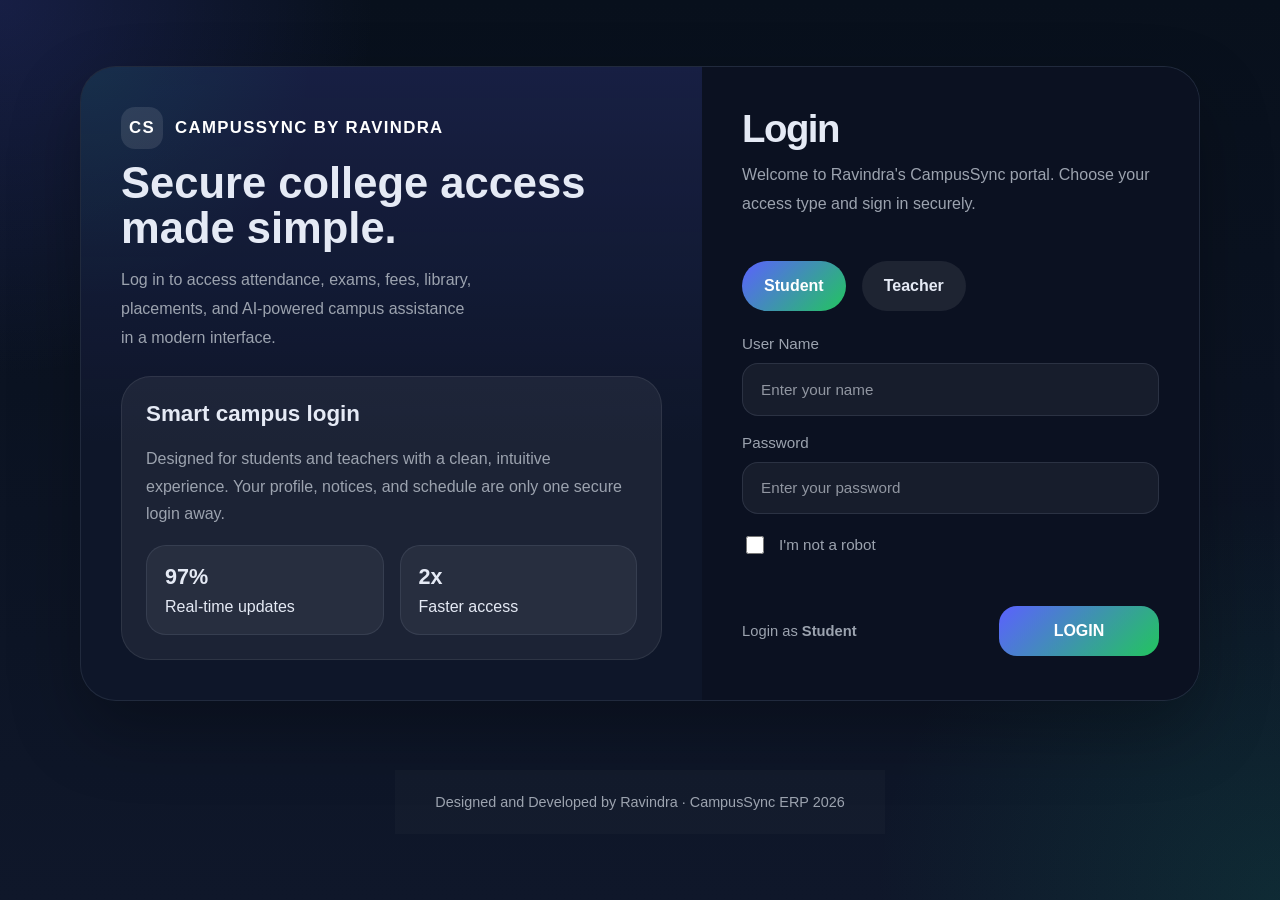
<file: College erp.backup.html>
﻿<!DOCTYPE html>
<html lang="en">
<head>
  <meta charset="UTF-8">
  <meta name="viewport" content="width=device-width, initial-scale=1.0">
  <title>CampusSync AI | College ERP</title>
  <style>
    :root {
      --bg: #0b1220;
      --surface: rgba(14, 23, 40, 0.92);
      --surface-soft: rgba(255, 255, 255, 0.06);
      --text: #e5eaf5;
      --muted: #9ca3af;
      --accent: #5b61ff;
      --accent-soft: rgba(91, 97, 255, 0.16);
      --success: #22c55e;
      --danger: #ef4444;
      --radius: 28px;
      font-family: 'Segoe UI', sans-serif;
    }

    * {
      box-sizing: border-box;
    }

    body {
      margin: 0;
      min-height: 100vh;
      background: radial-gradient(circle at top left, rgba(91, 97, 255, 0.18), transparent 24%),
                  radial-gradient(circle at bottom right, rgba(16, 185, 129, 0.12), transparent 26%),
                  linear-gradient(180deg, #08101c 0%, #0f172a 100%);
      color: var(--text);
    }

    button,
    input {
      font: inherit;
    }

    .login-screen,
    .dashboard {
      min-height: 100vh;
      display: grid;
      place-items: center;
      padding: 32px;
    }

    .dashboard {
      display: none;
    }

    .login-panel {
      width: min(1120px, 100%);
      border-radius: 36px;
      background: rgba(15, 23, 42, 0.96);
      border: 1px solid rgba(148, 163, 184, 0.14);
      box-shadow: 0 30px 70px rgba(0, 0, 0, 0.28);
      overflow: hidden;
      display: grid;
      grid-template-columns: 1.25fr 1fr;
      gap: 0;
    }

    .login-art {
      padding: 40px;
      background: linear-gradient(180deg, rgba(91, 97, 255, 0.12), transparent 60%),
                  radial-gradient(circle at top left, rgba(16, 185, 129, 0.1), transparent 26%);
      display: flex;
      flex-direction: column;
      justify-content: space-between;
      gap: 24px;
    }

    .brand-tag {
      display: flex;
      align-items: center;
      gap: 12px;
      color: #fff;
      font-size: 1.05rem;
      font-weight: 700;
      letter-spacing: 0.08em;
      text-transform: uppercase;
    }

    .brand-tag span {
      display: inline-flex;
      width: 42px;
      height: 42px;
      border-radius: 14px;
      justify-content: center;
      align-items: center;
      background: rgba(255, 255, 255, 0.1);
      color: #fff;
      font-weight: 800;
    }

    .art-header {
      margin-top: 12px;
    }

    .art-header h1 {
      margin: 0;
      font-size: clamp(2rem, 3.4vw, 3.4rem);
      line-height: 1.02;
    }

    .art-header p {
      margin: 16px 0 0;
      color: var(--muted);
      max-width: 360px;
      line-height: 1.8;
    }

    .promo-card {
      background: rgba(255,255,255,0.06);
      border: 1px solid rgba(255,255,255,0.08);
      border-radius: 30px;
      padding: 24px;
      display: grid;
      gap: 18px;
    }

    .promo-card h2 {
      margin: 0;
      font-size: 1.4rem;
    }

    .promo-card p {
      margin: 0;
      color: var(--muted);
      line-height: 1.7;
    }

    .promo-stats {
      display: grid;
      grid-template-columns: repeat(2, minmax(0, 1fr));
      gap: 16px;
    }

    .stat {
      background: rgba(255,255,255,0.05);
      border: 1px solid rgba(148, 163, 184, 0.14);
      border-radius: 20px;
      padding: 18px;
    }

    .stat strong {
      display: block;
      font-size: 1.35rem;
      margin-bottom: 8px;
    }

    .login-form {
      padding: 40px;
      display: grid;
      gap: 24px;
      background: rgba(12, 18, 33, 0.98);
    }

    .login-form h2 {
      margin: 0;
      font-size: 2.4rem;
      letter-spacing: -0.04em;
    }

    .login-form p {
      margin: 10px 0 0;
      color: var(--muted);
      line-height: 1.8;
    }

    .pill-tabs {
      display: flex;
      gap: 16px;
      margin-top: 10px;
    }

    .pill-tabs button {
      border: none;
      border-radius: 999px;
      padding: 12px 22px;
      cursor: pointer;
      color: var(--text);
      background: rgba(255,255,255,0.08);
      transition: 0.2s ease;
      font-weight: 700;
    }

    .pill-tabs button.active {
      background: linear-gradient(135deg, #5b61ff, #22c55e);
      color: #fff;
    }

    .login-fields {
      display: grid;
      gap: 18px;
    }

    .login-fields label {
      display: grid;
      gap: 10px;
      font-size: 0.95rem;
      color: var(--muted);
    }

    .login-fields input {
      width: 100%;
      padding: 16px 18px;
      border-radius: 16px;
      background: rgba(255,255,255,0.05);
      border: 1px solid rgba(148, 163, 184, 0.16);
      color: var(--text);
    }

    .login-fields input::placeholder {
      color: rgba(226, 232, 240, 0.6);
    }

    .checkbox-row {
      display: flex;
      align-items: center;
      gap: 12px;
    }

    .checkbox-row input {
      width: 18px;
      height: 18px;
      accent-color: #5b61ff;
    }

    .login-action {
      display: flex;
      justify-content: space-between;
      align-items: center;
      gap: 20px;
      flex-wrap: wrap;
    }

    .login-action button {
      border: none;
      border-radius: 18px;
      padding: 16px 28px;
      cursor: pointer;
      background: linear-gradient(135deg, #5b61ff, #22c55e);
      color: white;
      font-weight: 700;
      min-width: 160px;
    }

    .login-note {
      color: var(--muted);
      font-size: 0.92rem;
    }

    .developer-note {
      padding: 24px 40px 24px;
      color: var(--muted);
      font-size: 0.9rem;
      text-align: center;
      background: rgba(255,255,255,0.02);
    }

    .alert {
      color: #f87171;
      font-size: 0.95rem;
    }

    .app {
      display: grid;
      grid-template-columns: 280px 1fr;
      min-height: 100vh;
    }

    .sidebar {
      padding: 32px 24px;
      background: rgba(12, 18, 33, 0.98);
      border-right: 1px solid rgba(148, 163, 184, 0.14);
      display: flex;
      flex-direction: column;
      gap: 24px;
    }

    .brand h1 {
      margin: 0;
      font-size: 1.8rem;
      letter-spacing: -0.04em;
    }

    .nav-list {
      list-style: none;
      padding: 0;
      margin: 0;
      display: grid;
      gap: 10px;
    }

    .nav-list li {
      padding: 14px 16px;
      border-radius: 18px;
      cursor: pointer;
      transition: background 0.2s ease;
      color: var(--text);
    }

    .nav-list li:hover,
    .nav-list li.active {
      background: rgba(91, 97, 255, 0.22);
      color: #fff;
    }

    .sidebar-footer {
      margin-top: auto;
      padding: 18px;
      border-radius: var(--radius);
      background: rgba(255, 255, 255, 0.03);
      border: 1px solid rgba(148, 163, 184, 0.12);
    }

    .main {
      padding: 28px 32px;
      display: flex;
      flex-direction: column;
      gap: 28px;
    }

    .topbar {
      display: flex;
      justify-content: space-between;
      gap: 20px;
      align-items: center;
      background: rgba(255,255,255,0.04);
      border: 1px solid rgba(148, 163, 184, 0.1);
      backdrop-filter: blur(12px);
      border-radius: var(--radius);
      padding: 24px;
      box-shadow: inset 0 0 0 1px rgba(255,255,255,0.03);
    }

    .topbar-left h2 {
      margin: 0;
      font-size: 1.9rem;
    }

    .topbar-left p {
      color: var(--muted);
      margin: 8px 0 0;
    }

    .cards {
      grid-template-columns: repeat(4, minmax(0, 1fr));
      display: grid;
      gap: 24px;
    }

    .card {
      background: rgba(255,255,255,0.04);
      padding: 24px;
      border-radius: 28px;
      border: 1px solid rgba(148, 163, 184, 0.08);
      box-shadow: 0 18px 40px rgba(0,0,0,0.10);
    }

    .card span,
    .panel p,
    .metric,
    .developer-note {
      color: var(--muted);
    }

    .card strong {
      display: block;
      font-size: 2.2rem;
      margin-bottom: 4px;
    }

    .mini-metrics {
      margin-top: 20px;
      display: grid;
      gap: 12px;
    }

    .metric {
      display: flex;
      justify-content: space-between;
      gap: 12px;
      align-items: center;
      font-size: 0.9rem;
    }

    .progress {
      position: relative;
      width: 100%;
      height: 8px;
      border-radius: 999px;
      background: rgba(255,255,255,0.08);
      overflow: hidden;
    }

    .progress span {
      display: block;
      height: 100%;
      border-radius: 999px;
      background: linear-gradient(90deg, #818cf8, #6366f1);
    }

    .panel {
      background: rgba(255,255,255,0.04);
      border: 1px solid rgba(148, 163, 184, 0.08);
      border-radius: 32px;
      padding: 28px;
      box-shadow: 0 20px 40px rgba(0,0,0,0.08);
    }

    .panel h3 {
      margin-top: 0;
      font-size: 1.3rem;
    }

    .panel-grid {
      display: grid;
      gap: 24px;
      grid-template-columns: 2fr 1fr;
    }

    .ai-panel {
      display: grid;
      gap: 18px;
    }

    .input-group {
      display: grid;
      gap: 14px;
    }

    .input-group input {
      width: 100%;
      border-radius: 18px;
      border: 1px solid rgba(148, 163, 184, 0.18);
      background: rgba(255,255,255,0.05);
      color: var(--text);
      padding: 16px 18px;
      font-size: 1rem;
    }

    .input-group button {
      width: fit-content;
      border: none;
      border-radius: 16px;
      padding: 14px 24px;
      color: white;
      background: linear-gradient(135deg, #6366f1, #4f46e5);
      cursor: pointer;
      font-weight: 700;
      transition: transform 0.2s ease;
    }

    .input-group button:hover {
      transform: translateY(-1px);
    }

    .response-box {
      min-height: 120px;
      border-radius: 22px;
      background: rgba(255,255,255,0.05);
      border: 1px solid rgba(148, 163, 184, 0.18);
      padding: 20px;
      color: var(--text);
      white-space: pre-wrap;
      line-height: 1.7;
    }

    .list-card {
      display: grid;
      gap: 14px;
      margin-top: 18px;
    }

    .list-item {
      display: flex;
      justify-content: space-between;
      gap: 16px;
      padding: 18px 20px;
      border-radius: 18px;
      background: rgba(255,255,255,0.03);
      border: 1px solid rgba(148, 163, 184, 0.1);
    }

    .list-item strong {
      color: #fff;
    }

    .chip {
      border-radius: 999px;
      padding: 8px 14px;
      background: rgba(99, 102, 241, 0.14);
      color: #eef2ff;
      font-size: 0.85rem;
      font-weight: 700;
    }

    .toggle-row {
      display: flex;
      justify-content: space-between;
      align-items: center;
      gap: 16px;
      margin-top: 10px;
    }

    .toggle {
      position: relative;
      width: 58px;
      height: 34px;
    }

    .toggle input {
      opacity: 0;
      width: 0;
      height: 0;
    }

    .slider {
      position: absolute;
      cursor: pointer;
      top: 0;
      left: 0;
      right: 0;
      bottom: 0;
      background-color: rgba(255, 255, 255, 0.16);
      border-radius: 999px;
      transition: 0.3s;
    }

    .slider:before {
      position: absolute;
      content: "";
      height: 26px;
      width: 26px;
      left: 4px;
      bottom: 4px;
      background-color: white;
      border-radius: 50%;
      transition: 0.3s;
    }

    .toggle input:checked + .slider {
      background: linear-gradient(135deg, #6366f1, #4f46e5);
    }

    .toggle input:checked + .slider:before {
      transform: translateX(24px);
    }

    .developer-note {
      padding: 24px 40px 24px;
      color: var(--muted);
      font-size: 0.9rem;
      text-align: center;
      background: rgba(255,255,255,0.02);
    }

    @media (max-width: 1040px) {
      .login-panel,
      .app {
        grid-template-columns: 1fr;
      }

      .login-panel {
        border-radius: 28px;
      }
    }

    @media (max-width: 840px) {
      .login-art,
      .login-form,
      .topbar,
      .panel-grid,
      .cards {
        grid-template-columns: 1fr;
      }

      .login-art,
      .login-form {
        padding: 28px;
      }

      .cards,
      .panel-grid {
        display: grid;
      }
    }

    @media (max-width: 660px) {
      body {
        padding: 0;
      }

      .login-panel,
      .app {
        width: 100%;
        border-radius: 0;
      }

      .login-panel {
        box-shadow: none;
      }

      .login-fields input,
      .input-group input {
        padding: 14px 16px;
      }
    }
  </style>
</head>
<body>
  <section id="loginPage" class="login-screen">
    <div class="login-panel">
      <div class="login-art">
        <div>
          <div class="brand-tag"><span>CS</span> CampusSync by Ravindra</div>
          <div class="art-header">
            <h1>Secure college access made simple.</h1>
            <p>Log in to access attendance, exams, fees, library, placements, and AI-powered campus assistance in a modern interface.</p>
          </div>
        </div>

        <div class="promo-card">
          <h2>Smart campus login</h2>
          <p>Designed for students and teachers with a clean, intuitive experience. Your profile, notices, and schedule are only one secure login away.</p>
          <div class="promo-stats">
            <div class="stat">
              <strong>97%</strong>
              Real-time updates
            </div>
            <div class="stat">
              <strong>2x</strong>
              Faster access
            </div>
          </div>
        </div>
      </div>

      <form class="login-form" onsubmit="event.preventDefault(); login();">
        <div>
          <h2>Login</h2>
          <p>Welcome to Ravindra's CampusSync portal. Choose your access type and sign in securely.</p>
        </div>

        <div class="pill-tabs">
          <button type="button" class="active" id="studentTab" onclick="setRole('Student')">Student</button>
          <button type="button" id="teacherTab" onclick="setRole('Teacher')">Teacher</button>
        </div>

        <div class="login-fields">
          <label>
            User Name
            <input type="text" id="loginUser" placeholder="Enter your name" autocomplete="username" />
          </label>
          <label>
            Password
            <input type="password" id="loginPass" placeholder="Enter your password" autocomplete="current-password" />
          </label>
          <div class="checkbox-row">
            <input type="checkbox" id="robotCheck" />
            <label for="robotCheck">I'm not a robot</label>
          </div>
          <div class="alert" id="loginAlert"></div>
        </div>

        <div class="login-action">
          <div class="login-note">Login as <strong id="currentRole">Student</strong></div>
          <button type="submit">LOGIN</button>
        </div>
      </form>
    </div>
    <div class="developer-note">Designed and Developed by Ravindra · CampusSync ERP 2026</div>
  </section>

  <section id="dashboard" class="dashboard">
    <div class="app">
      <aside class="sidebar">
        <div class="brand">
          <h1>CampusSync</h1>
          <p>AI-powered college ERP for students, faculty, and admins.</p>
        </div>
        <ul class="nav-list">
          <li class="active">Dashboard</li>
          <li>Students</li>
          <li>Attendance</li>
          <li>Exams</li>
          <li>Fees</li>
          <li>Library</li>
          <li>Placement</li>
          <li>Support</li>
        </ul>
        <div class="sidebar-footer">
          <strong>Auto Daily Update</strong>
          <p>CampusSync refreshes attendance, schedules, and announcements automatically in smart mode.</p>
        </div>
      </aside>

      <main class="main">
        <section class="topbar">
          <div class="topbar-left">
            <h2>Welcome back, <span id="greetingName">Student</span></h2>
            <p>Campus ERP updated automatically in smart AI mode.</p>
          </div>
          <div class="status-pill">
            <span id="dailyStatus">Auto mode active</span>
          </div>
        </section>

        <section class="cards">
          <article class="card">
            <span>Active Students</span>
            <strong id="studentCount">5,230</strong>
            <div class="mini-metrics">
              <div class="metric">
                <span>Today</span>
                <strong>+24</strong>
              </div>
            </div>
          </article>

          <article class="card">
            <span>Attendance Rate</span>
            <strong id="attendanceRate">92%</strong>
            <div class="mini-metrics">
              <div class="metric">
                <span>Daily goal</span>
                <div class="progress"><span style="width: 92%"></span></div>
              </div>
            </div>
          </article>

          <article class="card">
            <span>Upcoming Classes</span>
            <strong id="classCount">12</strong>
            <div class="mini-metrics">
              <div class="metric">
                <span>Next lecture</span>
                <strong>09:00 AM</strong>
              </div>
            </div>
          </article>

          <article class="card">
            <span>AI Update Cycle</span>
            <strong id="nextRefresh">Auto refresh in 00:15</strong>
            <div class="mini-metrics">
              <div class="metric">
                <span>Mode</span>
                <span class="chip" id="autoModeChip">Enabled</span>
              </div>
            </div>
          </article>
        </section>

        <section class="grid panel-grid">
          <div class="panel">
            <h3>Daily Summary</h3>
            <p>CampusSync keeps the student dashboard updated automatically with attendance, assignment reminders, and campus announcements. Everything is presented clearly so students can focus on learning.</p>
            <div class="list-card" id="announcementList">
              <div class="list-item">
                <strong>Assignment Reminder: Submit lab report by 6 PM today.</strong>
                <span class="chip">Due Today</span>
              </div>
              <div class="list-item">
                <strong>Cultural Fest registration open until Friday.</strong>
                <span class="chip">Open</span>
              </div>
              <div class="list-item">
                <strong>Library hours updated from Monday.</strong>
                <span class="chip">New</span>
              </div>
            </div>
          </div>

          <div class="panel ai-panel">
            <div class="toggle-row">
              <div>
                <h3>AI Assistant</h3>
                <p>Ask Nova anything about your campus schedule, attendance, fees, or exams.</p>
              </div>
              <label class="toggle">
                <input type="checkbox" id="autoModeToggle" checked onchange="toggleAutoMode()">
                <span class="slider"></span>
              </label>
            </div>

            <div class="input-group">
              <input type="text" id="question" placeholder="Ask your AI assistant anything..." />
              <div style="display:flex; gap:10px; flex-wrap: wrap;">
                <button type="button" onclick="setQuickPrompt('Show today\'s attendance summary')">Attendance</button>
                <button type="button" onclick="setQuickPrompt('What are my upcoming exams?')">Exams</button>
                <button type="button" onclick="setQuickPrompt('How much fee is due?')">Fees</button>
              </div>
              <button type="button" onclick="askAI()">Send to Nova</button>
            </div>

            <div class="response-box" id="response">NovaAI is ready to help with daily updates.</div>
          </div>
        </section>

        <section class="panel">
          <h3>Live auto update log</h3>
          <p id="logText">CampusSync is managing schedule and attendance updates automatically. Students see the latest information without manual refresh.</p>
        </section>
      </main>
    </div>
  </section>

  <script>
    const state = {
      autoMode: true,
      nextRefreshSeconds: 15,
      attendanceRate: 92,
      studentCount: 5230,
      classCount: 12,
      userName: 'Student',
      role: 'Student',
      announcements: [
        'Assignment Reminder: Submit lab report by 6 PM today.',
        'Cultural Fest registration open until Friday.',
        'Library hours updated from Monday.',
      ],
      logMessages: [
        'Auto update started for daily attendance.',
        'Assignment reminders synced with student profiles.',
        'Library and placement notices refreshed.',
      ],
    };

    function setRole(value) {
      state.role = value;
      document.getElementById('currentRole').textContent = value;
      document.getElementById('studentTab').classList.toggle('active', value === 'Student');
      document.getElementById('teacherTab').classList.toggle('active', value === 'Teacher');
    }

    function login() {
      const userInput = document.getElementById('loginUser').value.trim();
      const passInput = document.getElementById('loginPass').value.trim();
      const robotChecked = document.getElementById('robotCheck').checked;
      const alertBox = document.getElementById('loginAlert');

      if (!userInput) {
        alertBox.textContent = 'Please enter your name to continue.';
        return;
      }
      if (!passInput) {
        alertBox.textContent = 'Please enter your password.';
        return;
      }
      if (!robotChecked) {
        alertBox.textContent = 'Please confirm you are not a robot.';
        return;
      }
      alertBox.textContent = '';
      state.userName = userInput;
      document.getElementById('greetingName').textContent = state.userName;
      document.getElementById('loginPage').style.display = 'none';
      document.getElementById('dashboard').style.display = 'grid';
      updateUI();
    }

    function formatTimer(seconds) {
      const minutes = Math.floor(seconds / 60).toString().padStart(2, '0');
      const secs = (seconds % 60).toString().padStart(2, '0');
      return `${minutes}:${secs}`;
    }

    function updateUI() {
      document.getElementById('attendanceRate').textContent = `${state.attendanceRate.toFixed(1)}%`;
      document.getElementById('studentCount').textContent = state.studentCount.toLocaleString();
      document.getElementById('classCount').textContent = state.classCount;
      document.getElementById('nextRefresh').textContent = `Auto refresh in ${formatTimer(state.nextRefreshSeconds)}`;
      document.getElementById('dailyStatus').textContent = state.autoMode ? 'Auto mode active' : 'Auto mode paused';
      document.getElementById('autoModeChip').textContent = state.autoMode ? 'Enabled' : 'Paused';
      document.getElementById('announcementList').innerHTML = state.announcements.map(item => `
        <div class="list-item">
          <strong>${item}</strong>
          <span class="chip">Live</span>
        </div>
      `).join('');
      document.getElementById('logText').textContent = state.logMessages[state.logMessages.length - 1];
    }

    function toggleAutoMode() {
      state.autoMode = !state.autoMode;
      document.getElementById('autoModeToggle').checked = state.autoMode;
      updateUI();
    }

    function performRefresh() {
      if (!state.autoMode) return;
      state.nextRefreshSeconds = 15;
      state.attendanceRate = Math.min(100, state.attendanceRate + 0.3);
      state.studentCount += 1;
      state.classCount = 11 + Math.floor(Math.random() * 5);
      const newAnnouncement = `Update ${state.logMessages.length + 1}: System refreshed at ${new Date().toLocaleTimeString()}.`;
      state.announcements.unshift(newAnnouncement);
      if (state.announcements.length > 4) state.announcements.pop();
      state.logMessages.push('Auto mode refreshed campus data for students.');
      if (state.logMessages.length > 6) state.logMessages.shift();
      updateUI();
    }

    function tickTimer() {
      if (state.autoMode) {
        state.nextRefreshSeconds -= 1;
        if (state.nextRefreshSeconds <= 0) {
          performRefresh();
        }
      }
      updateUI();
    }

    function askAI() {
      const question = document.getElementById('question').value.trim();
      const responseElement = document.getElementById('response');
      if (!question) {
        responseElement.textContent = 'Please type a question for NovaAI.';
        return;
      }

      const lower = question.toLowerCase();
      let answer = 'NovaAI is preparing a response...';

      if (lower.includes('attendance')) {
        answer = `Today's attendance is ${state.attendanceRate.toFixed(1)}% across all programs. Keep up the good work and attend the next class at 9:00 AM.`;
      } else if (lower.includes('exam')) {
        answer = 'Upcoming exams are scheduled next week. Check the exam portal for dates and hall details.';
      } else if (lower.includes('fee')) {
        answer = 'Your fee status is clear for this semester. Next payment reminder will arrive 10 days before the deadline.';
      } else if (lower.includes('library')) {
        answer = 'Library hours are 8 AM to 8 PM today. New book arrivals include AI and data science titles.';
      } else if (lower.includes('what') || lower.includes('how') || lower.includes('show')) {
        answer = 'NovaAI can provide attendance, schedule, exam, fee, and campus announcements instantly. Try asking a question about your day.';
      } else {
        answer = 'AI Assistant: I found the latest campus summary and daily updates for you. Ask something more specific for a detailed answer.';
      }

      responseElement.textContent = answer;
    }

    function setQuickPrompt(text) {
      document.getElementById('question').value = text;
      askAI();
    }

    window.addEventListener('DOMContentLoaded', () => {
      setRole('Student');
      updateUI();
      setInterval(tickTimer, 1000);
    });
  </script>
</body>
</html>
</file>
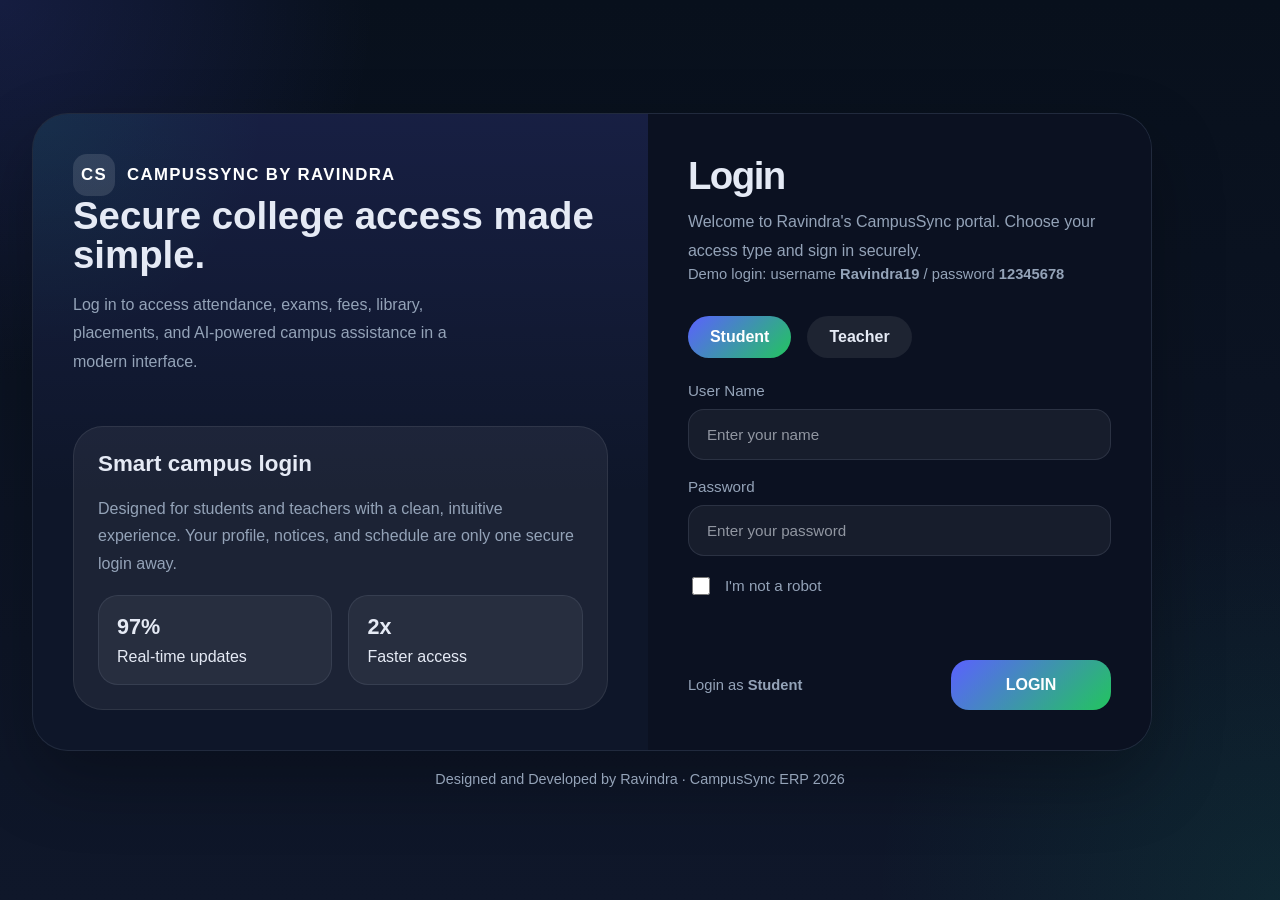
<file: College erp.html>
﻿<!DOCTYPE html>
<html lang="en">
<head>
  <meta charset="UTF-8">
  <meta name="viewport" content="width=device-width, initial-scale=1.0">
  <title>CampusSync AI | College ERP</title>
  <style>
    :root {
      --bg: #0b1220;
      --surface: rgba(14, 23, 40, 0.94);
      --surface-soft: rgba(255, 255, 255, 0.07);
      --text: #e5eaf5;
      --muted: #94a3b8;
      --accent: #5b61ff;
      --accent-soft: rgba(91, 97, 255, 0.16);
      --success: #22c55e;
      --radius: 28px;
      font-family: 'Segoe UI', sans-serif;
    }

    * {
      box-sizing: border-box;
    }

    body {
      margin: 0;
      min-height: 100vh;
      background: radial-gradient(circle at top left, rgba(91, 97, 255, 0.16), transparent 24%),
                  radial-gradient(circle at bottom right, rgba(16, 185, 129, 0.1), transparent 26%),
                  linear-gradient(180deg, #08101c 0%, #0f172a 100%);
      color: var(--text);
    }

    button,
    input {
      font: inherit;
    }

    .login-screen,
    .dashboard {
      min-height: 100vh;
      display: grid;
      place-items: center;
      padding: 32px;
    }

    .dashboard {
      display: none;
    }

    .login-panel {
      width: min(1120px, 100%);
      border-radius: 36px;
      background: rgba(15, 23, 42, 0.96);
      border: 1px solid rgba(148, 163, 184, 0.14);
      box-shadow: 0 30px 70px rgba(0, 0, 0, 0.28);
      overflow: hidden;
      display: grid;
      grid-template-columns: 1.1fr 0.9fr;
    }

    .login-art {
      padding: 40px;
      background: linear-gradient(180deg, rgba(91, 97, 255, 0.12), transparent 60%),
                  radial-gradient(circle at top left, rgba(16, 185, 129, 0.1), transparent 26%);
      display: flex;
      flex-direction: column;
      justify-content: space-between;
      gap: 24px;
    }

    .brand-tag {
      display: flex;
      align-items: center;
      gap: 12px;
      color: #fff;
      font-size: 1.05rem;
      font-weight: 700;
      letter-spacing: 0.08em;
      text-transform: uppercase;
    }

    .brand-tag span {
      display: inline-flex;
      width: 42px;
      height: 42px;
      border-radius: 14px;
      justify-content: center;
      align-items: center;
      background: rgba(255, 255, 255, 0.12);
      color: #fff;
      font-weight: 800;
    }

    .art-header h1 {
      margin: 0;
      font-size: clamp(2rem, 3vw, 3.2rem);
      line-height: 1.02;
    }

    .art-header p {
      margin: 16px 0 0;
      color: var(--muted);
      max-width: 400px;
      line-height: 1.8;
    }

    .promo-card {
      background: rgba(255,255,255,0.06);
      border: 1px solid rgba(255,255,255,0.08);
      border-radius: 30px;
      padding: 24px;
      display: grid;
      gap: 18px;
    }

    .promo-card h2 {
      margin: 0;
      font-size: 1.4rem;
    }

    .promo-card p {
      margin: 0;
      color: var(--muted);
      line-height: 1.7;
    }

    .promo-stats {
      display: grid;
      grid-template-columns: repeat(2, minmax(0, 1fr));
      gap: 16px;
    }

    .stat {
      background: rgba(255,255,255,0.05);
      border: 1px solid rgba(148, 163, 184, 0.14);
      border-radius: 20px;
      padding: 18px;
    }

    .stat strong {
      display: block;
      font-size: 1.35rem;
      margin-bottom: 8px;
    }

    .login-form {
      padding: 40px;
      display: grid;
      gap: 24px;
      background: rgba(12, 18, 33, 0.98);
    }

    .login-form h2 {
      margin: 0;
      font-size: 2.4rem;
      letter-spacing: -0.04em;
    }

    .login-form p {
      margin: 10px 0 0;
      color: var(--muted);
      line-height: 1.8;
    }

    .pill-tabs {
      display: flex;
      gap: 16px;
      margin-top: 10px;
    }

    .pill-tabs button {
      border: none;
      border-radius: 999px;
      padding: 12px 22px;
      cursor: pointer;
      color: var(--text);
      background: rgba(255,255,255,0.08);
      transition: 0.2s ease;
      font-weight: 700;
    }

    .pill-tabs button.active {
      background: linear-gradient(135deg, #5b61ff, #22c55e);
      color: #fff;
    }

    .login-fields {
      display: grid;
      gap: 18px;
    }

    .login-fields label {
      display: grid;
      gap: 10px;
      font-size: 0.95rem;
      color: var(--muted);
    }

    .login-fields input {
      width: 100%;
      padding: 16px 18px;
      border-radius: 16px;
      background: rgba(255,255,255,0.05);
      border: 1px solid rgba(148, 163, 184, 0.16);
      color: var(--text);
    }

    .login-fields input::placeholder {
      color: rgba(226, 232, 240, 0.6);
    }

    .checkbox-row {
      display: flex;
      align-items: center;
      gap: 12px;
    }

    .checkbox-row input {
      width: 18px;
      height: 18px;
      accent-color: #5b61ff;
    }

    .login-action {
      display: flex;
      justify-content: space-between;
      align-items: center;
      gap: 20px;
      flex-wrap: wrap;
    }

    .login-action button {
      border: none;
      border-radius: 18px;
      padding: 16px 28px;
      cursor: pointer;
      background: linear-gradient(135deg, #5b61ff, #22c55e);
      color: white;
      font-weight: 700;
      min-width: 160px;
    }

    .login-note {
      color: var(--muted);
      font-size: 0.92rem;
    }

    .developer-note {
      margin-top: 20px;
      color: var(--muted);
      font-size: 0.9rem;
      text-align: center;
    }

    .alert {
      color: #f87171;
      font-size: 0.95rem;
      min-height: 20px;
    }

    .app {
      display: grid;
      grid-template-columns: 280px 1fr;
      min-height: 100vh;
    }

    .sidebar {
      padding: 32px 24px;
      background: rgba(12, 18, 33, 0.98);
      border-right: 1px solid rgba(148, 163, 184, 0.14);
      display: flex;
      flex-direction: column;
      gap: 24px;
    }

    .brand h1 {
      margin: 0;
      font-size: 1.8rem;
      letter-spacing: -0.04em;
    }

    .nav-list {
      list-style: none;
      padding: 0;
      margin: 0;
      display: grid;
      gap: 10px;
    }

    .nav-list li {
      padding: 14px 16px;
      border-radius: 18px;
      cursor: pointer;
      transition: background 0.2s ease;
      color: var(--text);
    }

    .nav-list li:hover,
    .nav-list li.active {
      background: rgba(91, 97, 255, 0.22);
      color: #fff;
    }

    .sidebar-footer {
      margin-top: auto;
      padding: 18px;
      border-radius: var(--radius);
      background: rgba(255, 255, 255, 0.03);
      border: 1px solid rgba(148, 163, 184, 0.12);
    }

    .main {
      padding: 28px 32px;
      display: flex;
      flex-direction: column;
      gap: 28px;
    }

    .topbar {
      display: flex;
      justify-content: space-between;
      gap: 20px;
      align-items: center;
      background: rgba(255,255,255,0.04);
      border: 1px solid rgba(148, 163, 184, 0.1);
      backdrop-filter: blur(12px);
      border-radius: var(--radius);
      padding: 24px;
      box-shadow: inset 0 0 0 1px rgba(255,255,255,0.03);
    }

    .topbar-left h2 {
      margin: 0;
      font-size: 1.9rem;
    }

    .topbar-left p {
      color: var(--muted);
      margin: 8px 0 0;
    }

    .cards {
      grid-template-columns: repeat(4, minmax(0, 1fr));
      display: grid;
      gap: 24px;
    }

    .card {
      background: rgba(255,255,255,0.04);
      padding: 24px;
      border-radius: 28px;
      border: 1px solid rgba(148, 163, 184, 0.08);
      box-shadow: 0 18px 40px rgba(0,0,0,0.10);
    }

    .card span,
    .panel p,
    .metric,
    .developer-note {
      color: var(--muted);
    }

    .card strong {
      display: block;
      font-size: 2.2rem;
      margin-bottom: 4px;
    }

    .mini-metrics {
      margin-top: 20px;
      display: grid;
      gap: 12px;
    }

    .metric {
      display: flex;
      justify-content: space-between;
      gap: 12px;
      align-items: center;
      font-size: 0.9rem;
    }

    .progress {
      position: relative;
      width: 100%;
      height: 8px;
      border-radius: 999px;
      background: rgba(255,255,255,0.08);
      overflow: hidden;
    }

    .progress span {
      display: block;
      height: 100%;
      border-radius: 999px;
      background: linear-gradient(90deg, #818cf8, #6366f1);
    }

    .panel {
      background: rgba(255,255,255,0.04);
      border: 1px solid rgba(148, 163, 184, 0.08);
      border-radius: 32px;
      padding: 28px;
      box-shadow: 0 20px 40px rgba(0,0,0,0.08);
    }

    .panel h3 {
      margin-top: 0;
      font-size: 1.3rem;
    }

    .panel-grid {
      display: grid;
      gap: 24px;
      grid-template-columns: 2fr 1fr;
    }

    .ai-panel {
      display: grid;
      gap: 18px;
    }

    .input-group {
      display: grid;
      gap: 14px;
    }

    .input-group input {
      width: 100%;
      border-radius: 18px;
      border: 1px solid rgba(148, 163, 184, 0.18);
      background: rgba(255,255,255,0.05);
      color: var(--text);
      padding: 16px 18px;
      font-size: 1rem;
    }

    .input-group button {
      width: fit-content;
      border: none;
      border-radius: 16px;
      padding: 14px 24px;
      color: white;
      background: linear-gradient(135deg, #6366f1, #4f46e5);
      cursor: pointer;
      font-weight: 700;
      transition: transform 0.2s ease;
    }

    .input-group button:hover {
      transform: translateY(-1px);
    }

    .response-box {
      min-height: 120px;
      border-radius: 22px;
      background: rgba(255,255,255,0.05);
      border: 1px solid rgba(148, 163, 184, 0.18);
      padding: 20px;
      color: var(--text);
      white-space: pre-wrap;
      line-height: 1.7;
    }

    .list-card {
      display: grid;
      gap: 14px;
      margin-top: 18px;
    }

    .list-item {
      display: flex;
      justify-content: space-between;
      gap: 16px;
      padding: 18px 20px;
      border-radius: 18px;
      background: rgba(255,255,255,0.03);
      border: 1px solid rgba(148, 163, 184, 0.1);
    }

    .list-item strong {
      color: #fff;
    }

    .chip {
      border-radius: 999px;
      padding: 8px 14px;
      background: rgba(99, 102, 241, 0.14);
      color: #eef2ff;
      font-size: 0.85rem;
      font-weight: 700;
    }

    .toggle-row {
      display: flex;
      justify-content: space-between;
      align-items: center;
      gap: 16px;
      margin-top: 10px;
    }

    .toggle {
      position: relative;
      width: 58px;
      height: 34px;
    }

    .toggle input {
      opacity: 0;
      width: 0;
      height: 0;
    }

    .slider {
      position: absolute;
      cursor: pointer;
      top: 0;
      left: 0;
      right: 0;
      bottom: 0;
      background-color: rgba(255, 255, 255, 0.16);
      border-radius: 999px;
      transition: 0.3s;
    }

    .slider:before {
      position: absolute;
      content: "";
      height: 26px;
      width: 26px;
      left: 4px;
      bottom: 4px;
      background-color: white;
      border-radius: 50%;
      transition: 0.3s;
    }

    .toggle input:checked + .slider {
      background: linear-gradient(135deg, #6366f1, #4f46e5);
    }

    .toggle input:checked + .slider:before {
      transform: translateX(24px);
    }

    @media (max-width: 1040px) {
      .login-panel,
      .app {
        grid-template-columns: 1fr;
      }

      .login-panel {
        border-radius: 28px;
      }
    }

    @media (max-width: 840px) {
      .login-art,
      .login-form,
      .topbar,
      .panel-grid,
      .cards {
        grid-template-columns: 1fr;
      }

      .login-art,
      .login-form {
        padding: 28px;
      }

      .cards,
      .panel-grid {
        display: grid;
      }
    }

    @media (max-width: 660px) {
      body {
        padding: 0;
      }

      .login-panel,
      .app {
        width: 100%;
        border-radius: 0;
      }

      .login-panel {
        box-shadow: none;
      }
    }
  </style>
</head>
<body>
  <section id="loginPage" class="login-screen">
    <div>
      <div class="login-panel">
        <div class="login-art">
          <div>
            <div class="brand-tag"><span>CS</span> CampusSync by Ravindra</div>
            <div class="art-header">
              <h1>Secure college access made simple.</h1>
              <p>Log in to access attendance, exams, fees, library, placements, and AI-powered campus assistance in a modern interface.</p>
            </div>
          </div>

          <div class="promo-card">
            <h2>Smart campus login</h2>
            <p>Designed for students and teachers with a clean, intuitive experience. Your profile, notices, and schedule are only one secure login away.</p>
            <div class="promo-stats">
              <div class="stat">
                <strong>97%</strong>
                Real-time updates
              </div>
              <div class="stat">
                <strong>2x</strong>
                Faster access
              </div>
            </div>
          </div>
        </div>

        <form class="login-form" onsubmit="event.preventDefault(); login();">
          <div>
            <h2>Login</h2>
            <p>Welcome to Ravindra's CampusSync portal. Choose your access type and sign in securely.</p>
            <div class="login-note">Demo login: username <strong>Ravindra19</strong> / password <strong>12345678</strong></div>
          </div>

          <div class="pill-tabs">
            <button type="button" class="active" id="studentTab" onclick="setRole('Student')">Student</button>
            <button type="button" id="teacherTab" onclick="setRole('Teacher')">Teacher</button>
          </div>

          <div class="login-fields">
            <label>
              User Name
              <input type="text" id="loginUser" placeholder="Enter your name" autocomplete="username" />
            </label>
            <label>
              Password
              <input type="password" id="loginPass" placeholder="Enter your password" autocomplete="current-password" />
            </label>
            <div class="checkbox-row">
              <input type="checkbox" id="robotCheck" />
              <label for="robotCheck">I'm not a robot</label>
            </div>
            <div class="alert" id="loginAlert"></div>
          </div>

          <div class="login-action">
            <div class="login-note">Login as <strong id="currentRole">Student</strong></div>
            <button type="submit">LOGIN</button>
          </div>
        </form>
      </div>
      <div class="developer-note">Designed and Developed by Ravindra · CampusSync ERP 2026</div>
    </div>
  </section>

  <section id="dashboard" class="dashboard">
    <div class="app">
      <aside class="sidebar">
        <div class="brand">
          <h1>CampusSync</h1>
          <p>AI-powered college ERP for students, faculty, and admins.</p>
        </div>
        <ul class="nav-list">
          <li class="active">Dashboard</li>
          <li>Students</li>
          <li>Attendance</li>
          <li>Exams</li>
          <li>Fees</li>
          <li>Library</li>
          <li>Placement</li>
          <li>Support</li>
        </ul>
        <div class="sidebar-footer">
          <strong>Auto Daily Update</strong>
          <p>CampusSync refreshes attendance, schedules, and announcements automatically in smart mode.</p>
        </div>
      </aside>

      <main class="main">
        <section class="topbar">
          <div class="topbar-left">
            <h2>Welcome back, <span id="greetingName">Student</span></h2>
            <p>Campus ERP updated automatically in smart AI mode.</p>
          </div>
          <div class="status-pill">
            <span id="dailyStatus">Auto mode active</span>
          </div>
        </section>

        <section class="cards">
          <article class="card">
            <span>Active Students</span>
            <strong id="studentCount">5,230</strong>
            <div class="mini-metrics">
              <div class="metric">
                <span>Today</span>
                <strong>+24</strong>
              </div>
            </div>
          </article>

          <article class="card">
            <span>Attendance Rate</span>
            <strong id="attendanceRate">92%</strong>
            <div class="mini-metrics">
              <div class="metric">
                <span>Daily goal</span>
                <div class="progress"><span style="width: 92%"></span></div>
              </div>
            </div>
          </article>

          <article class="card">
            <span>Upcoming Classes</span>
            <strong id="classCount">12</strong>
            <div class="mini-metrics">
              <div class="metric">
                <span>Next lecture</span>
                <strong>09:00 AM</strong>
              </div>
            </div>
          </article>

          <article class="card">
            <span>AI Update Cycle</span>
            <strong id="nextRefresh">Auto refresh in 00:15</strong>
            <div class="mini-metrics">
              <div class="metric">
                <span>Mode</span>
                <span class="chip" id="autoModeChip">Enabled</span>
              </div>
            </div>
          </article>
        </section>

        <section class="grid panel-grid">
          <div class="panel">
            <h3>Daily Summary</h3>
            <p>CampusSync keeps the student dashboard updated automatically with attendance, assignment reminders, and campus announcements. Everything is presented clearly so students can focus on learning.</p>
            <div class="list-card" id="announcementList">
              <div class="list-item">
                <strong>Assignment Reminder: Submit lab report by 6 PM today.</strong>
                <span class="chip">Due Today</span>
              </div>
              <div class="list-item">
                <strong>Cultural Fest registration open until Friday.</strong>
                <span class="chip">Open</span>
              </div>
              <div class="list-item">
                <strong>Library hours updated from Monday.</strong>
                <span class="chip">New</span>
              </div>
            </div>
          </div>

          <div class="panel ai-panel">
            <div class="toggle-row">
              <div>
                <h3>AI Assistant</h3>
                <p>Ask Nova anything about your campus schedule, attendance, fees, or exams.</p>
              </div>
              <label class="toggle">
                <input type="checkbox" id="autoModeToggle" checked onchange="toggleAutoMode()">
                <span class="slider"></span>
              </label>
            </div>

            <div class="input-group">
              <input type="text" id="question" placeholder="Ask your AI assistant anything..." />
              <div style="display:flex; gap:10px; flex-wrap: wrap;">
                <button type="button" onclick="setQuickPrompt('Show today\'s attendance summary')">Attendance</button>
                <button type="button" onclick="setQuickPrompt('What are my upcoming exams?')">Exams</button>
                <button type="button" onclick="setQuickPrompt('How much fee is due?')">Fees</button>
              </div>
              <button type="button" onclick="askAI()">Send to Nova</button>
            </div>

            <div class="response-box" id="response">NovaAI is ready to help with daily updates.</div>
          </div>
        </section>

        <section class="panel">
          <h3>Live auto update log</h3>
          <p id="logText">CampusSync is managing schedule and attendance updates automatically. Students see the latest information without manual refresh.</p>
        </section>
      </main>
    </div>
  </section>

  <script>
    const state = {
      autoMode: true,
      nextRefreshSeconds: 15,
      attendanceRate: 92,
      studentCount: 5230,
      classCount: 12,
      userName: 'Student',
      role: 'Student',
      credentials: {
        username: 'Ravindra19',
        password: '12345678'
      },
      announcements: [
        'Assignment Reminder: Submit lab report by 6 PM today.',
        'Cultural Fest registration open until Friday.',
        'Library hours updated from Monday.',
      ],
      logMessages: [
        'Auto update started for daily attendance.',
        'Assignment reminders synced with student profiles.',
        'Library and placement notices refreshed.',
      ],
    };

    function setRole(value) {
      state.role = value;
      document.getElementById('currentRole').textContent = value;
      document.getElementById('studentTab').classList.toggle('active', value === 'Student');
      document.getElementById('teacherTab').classList.toggle('active', value === 'Teacher');
    }

    function login() {
      const userInput = document.getElementById('loginUser').value.trim();
      const passInput = document.getElementById('loginPass').value.trim();
      const robotChecked = document.getElementById('robotCheck').checked;
      const alertBox = document.getElementById('loginAlert');

      if (!userInput) {
        alertBox.textContent = 'Please enter your name to continue.';
        return;
      }
      if (!passInput) {
        alertBox.textContent = 'Please enter your password.';
        return;
      }
      if (!robotChecked) {
        alertBox.textContent = 'Please confirm you are not a robot.';
        return;
      }
      if (userInput !== state.credentials.username || passInput !== state.credentials.password) {
        alertBox.textContent = 'Invalid credentials. Use Ravindra19 / 12345678.';
        return;
      }
      alertBox.textContent = '';
      state.userName = userInput;
      document.getElementById('greetingName').textContent = state.userName;
      document.getElementById('loginPage').style.display = 'none';
      document.getElementById('dashboard').style.display = 'grid';
      updateUI();
    }

    function formatTimer(seconds) {
      const minutes = Math.floor(seconds / 60).toString().padStart(2, '0');
      const secs = (seconds % 60).toString().padStart(2, '0');
      return `${minutes}:${secs}`;
    }

    function updateUI() {
      document.getElementById('attendanceRate').textContent = `${state.attendanceRate.toFixed(1)}%`;
      document.getElementById('studentCount').textContent = state.studentCount.toLocaleString();
      document.getElementById('classCount').textContent = state.classCount;
      document.getElementById('nextRefresh').textContent = `Auto refresh in ${formatTimer(state.nextRefreshSeconds)}`;
      document.getElementById('dailyStatus').textContent = state.autoMode ? 'Auto mode active' : 'Auto mode paused';
      document.getElementById('autoModeChip').textContent = state.autoMode ? 'Enabled' : 'Paused';
      document.getElementById('announcementList').innerHTML = state.announcements.map(item => `
        <div class="list-item">
          <strong>${item}</strong>
          <span class="chip">Live</span>
        </div>
      `).join('');
      document.getElementById('logText').textContent = state.logMessages[state.logMessages.length - 1];
    }

    function toggleAutoMode() {
      state.autoMode = !state.autoMode;
      document.getElementById('autoModeToggle').checked = state.autoMode;
      updateUI();
    }

    function performRefresh() {
      if (!state.autoMode) return;
      state.nextRefreshSeconds = 15;
      state.attendanceRate = Math.min(100, state.attendanceRate + 0.3);
      state.studentCount += 1;
      state.classCount = 11 + Math.floor(Math.random() * 5);
      const newAnnouncement = `Update ${state.logMessages.length + 1}: System refreshed at ${new Date().toLocaleTimeString()}.`;
      state.announcements.unshift(newAnnouncement);
      if (state.announcements.length > 4) state.announcements.pop();
      state.logMessages.push('Auto mode refreshed campus data for students.');
      if (state.logMessages.length > 6) state.logMessages.shift();
      updateUI();
    }

    function tickTimer() {
      if (state.autoMode) {
        state.nextRefreshSeconds -= 1;
        if (state.nextRefreshSeconds <= 0) {
          performRefresh();
        }
      }
      updateUI();
    }

    function askAI() {
      const question = document.getElementById('question').value.trim();
      const responseElement = document.getElementById('response');
      if (!question) {
        responseElement.textContent = 'Please type a question for NovaAI.';
        return;
      }

      const lower = question.toLowerCase();
      let answer = 'NovaAI is preparing a response...';

      if (lower.includes('attendance')) {
        answer = `Today's attendance is ${state.attendanceRate.toFixed(1)}% across all programs. Keep up the good work and attend the next class at 9:00 AM.`;
      } else if (lower.includes('exam')) {
        answer = 'Upcoming exams are scheduled next week. Check the exam portal for dates and hall details.';
      } else if (lower.includes('fee')) {
        answer = 'Your fee status is clear for this semester. Next payment reminder will arrive 10 days before the deadline.';
      } else if (lower.includes('library')) {
        answer = 'Library hours are 8 AM to 8 PM today. New book arrivals include AI and data science titles.';
      } else if (lower.includes('what') || lower.includes('how') || lower.includes('show')) {
        answer = 'NovaAI can provide attendance, schedule, exam, fee, and campus announcements instantly. Try asking a question about your day.';
      } else {
        answer = 'AI Assistant: I found the latest campus summary and daily updates for you. Ask something more specific for a detailed answer.';
      }

      responseElement.textContent = answer;
    }

    function setQuickPrompt(text) {
      document.getElementById('question').value = text;
      askAI();
    }

    function updateSection(section) {
      const pageData = {
        Dashboard: {
          title: `Welcome back, ${state.userName}`,
          description: 'Campus ERP updated automatically in smart AI mode.',
          studentCount: 5230,
          attendanceRate: 92,
          classCount: 12,
          announcements: [
            'Assignment Reminder: Submit lab report by 6 PM today.',
            'Cultural Fest registration open until Friday.',
            'Library hours updated from Monday.',
          ],
          tag: 'Live',
        },
        Students: {
          title: 'Student directory overview',
          description: 'Review student profiles, class progress, and campus engagement.',
          studentCount: 5280,
          attendanceRate: 94,
          classCount: 14,
          announcements: [
            'New student registrations processed successfully.',
            'Top performers recognized in the monthly leaderboard.',
            'Mentorship sessions scheduled for this week.',
          ],
          tag: 'Students',
        },
        Attendance: {
          title: 'Attendance analytics',
          description: 'Track daily attendance and improve classroom participation.',
          studentCount: 5230,
          attendanceRate: 96,
          classCount: 13,
          announcements: [
            'Attendance report generated for today.',
            'Absent alerts sent to parents and counselors.',
            'Attendance trend improved by 3% this week.',
          ],
          tag: 'Attendance',
        },
        Exams: {
          title: 'Exam schedule and results',
          description: 'View upcoming exams, results, and preparation alerts.',
          studentCount: 5230,
          attendanceRate: 91,
          classCount: 12,
          announcements: [
            'Midterm schedule finalized for next Monday.',
            'Exam hall assignments published to students.',
            'Study resources available in the AI assistant.',
          ],
          tag: 'Exams',
        },
        Fees: {
          title: 'Fees dashboard',
          description: 'Check fee statuses, dues, and secure payment reminders.',
          studentCount: 5230,
          attendanceRate: 92,
          classCount: 12,
          announcements: [
            'Fee due reminders sent to students with pending balances.',
            'Online payment portal is now faster and secure.',
            'Scholarship updates are available in the finance panel.',
          ],
          tag: 'Fees',
        },
        Library: {
          title: 'Library resources',
          description: 'Explore library hours, new arrivals, and book requests.',
          studentCount: 5230,
          attendanceRate: 92,
          classCount: 12,
          announcements: [
            'New AI and data science books added to the library.',
            'Library hours extended during exam week.',
            'Digital resource access has been updated.',
          ],
          tag: 'Library',
        },
        Placement: {
          title: 'Placement activity',
          description: 'Monitor placement drives, offers, and candidate readiness.',
          studentCount: 5230,
          attendanceRate: 92,
          classCount: 12,
          announcements: [
            'Placement drive registrations are now open.',
            'Top companies are scheduled for next month.',
            'Interview preparation sessions are live.',
          ],
          tag: 'Placement',
        },
        Support: {
          title: 'Campus support',
          description: 'Access campus support, helpdesk, and student services.',
          studentCount: 5230,
          attendanceRate: 92,
          classCount: 12,
          announcements: [
            'Support tickets are being handled within 24 hours.',
            'Live chat is available for urgent campus needs.',
            'Student service feedback is now easier to submit.',
          ],
          tag: 'Support',
        },
      };

      const data = pageData[section] || pageData.Dashboard;
      document.querySelectorAll('.nav-list li').forEach((item) => {
        item.classList.toggle('active', item.textContent.trim() === section);
      });
      document.querySelector('.topbar-left h2').innerHTML = section === 'Dashboard'
        ? `Welcome back, <span id="greetingName">${state.userName}</span>`
        : data.title;
      document.querySelector('.topbar-left p').textContent = data.description;
      document.getElementById('studentCount').textContent = data.studentCount.toLocaleString();
      document.getElementById('attendanceRate').textContent = `${data.attendanceRate.toFixed(1)}%`;
      document.getElementById('classCount').textContent = data.classCount;
      document.getElementById('dailyStatus').textContent = `${section} view active`;
      document.getElementById('announcementList').innerHTML = data.announcements
        .map((item) => `
          <div class="list-item">
            <strong>${item}</strong>
            <span class="chip">${data.tag}</span>
          </div>
        `)
        .join('');
      document.getElementById('logText').textContent = `Viewing the ${section} section in CampusSync.`;
    }

    function attachNavHandlers() {
      document.querySelectorAll('.nav-list li').forEach((item) => {
        item.style.cursor = 'pointer';
        item.addEventListener('click', () => updateSection(item.textContent.trim()));
      });
    }

    window.addEventListener('DOMContentLoaded', () => {
      setRole('Student');
      updateUI();
      attachNavHandlers();
      setInterval(tickTimer, 1000);
    });
  </script>
</body>
</html>
</file>
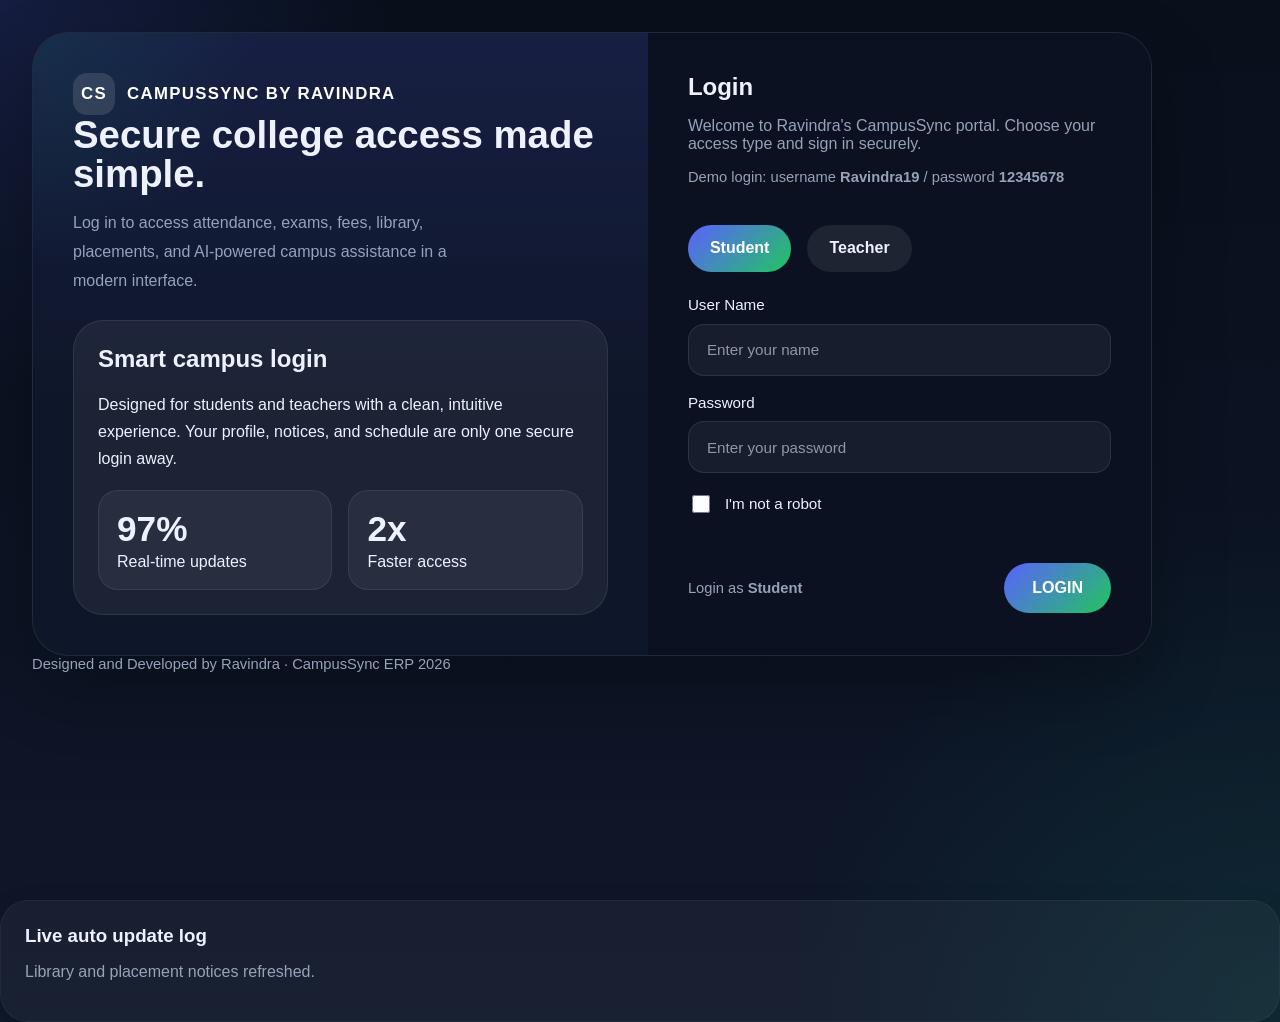
<file: site/attendance.html>
﻿<!DOCTYPE html>
<html lang="en">
<head>
  <meta charset="UTF-8">
  <meta name="viewport" content="width=device-width, initial-scale=1.0">
  <title>CampusSync AI | College ERP</title>
  <link rel="stylesheet" href="styles.css">
</head>
<body>
  <section id="loginPage" class="login-screen">
    <div>
      <div class="login-panel">
        <div class="login-art">
          <div>
            <div class="brand-tag"><span>CS</span> CampusSync by Ravindra</div>
            <div class="art-header">
              <h1>Secure college access made simple.</h1>
              <p>Log in to access attendance, exams, fees, library, placements, and AI-powered campus assistance in a modern interface.</p>
            </div>
          </div>

          <div class="promo-card">
            <h2>Smart campus login</h2>
            <p>Designed for students and teachers with a clean, intuitive experience. Your profile, notices, and schedule are only one secure login away.</p>
            <div class="promo-stats">
              <div class="stat">
                <strong>97%</strong>
                Real-time updates
              </div>
              <div class="stat">
                <strong>2x</strong>
                Faster access
              </div>
            </div>
          </div>
        </div>

        <form class="login-form" onsubmit="event.preventDefault(); login();">
          <div>
            <h2>Login</h2>
            <p>Welcome to Ravindra's CampusSync portal. Choose your access type and sign in securely.</p>
            <div class="login-note">Demo login: username <strong>Ravindra19</strong> / password <strong>12345678</strong></div>
          </div>

          <div class="pill-tabs">
            <button type="button" class="active" id="studentTab" onclick="setRole('Student')">Student</button>
            <button type="button" id="teacherTab" onclick="setRole('Teacher')">Teacher</button>
          </div>

          <div class="login-fields">
            <label>
              User Name
              <input type="text" id="loginUser" placeholder="Enter your name" autocomplete="username" />
            </label>
            <label>
              Password
              <input type="password" id="loginPass" placeholder="Enter your password" autocomplete="current-password" />
            </label>
            <div class="checkbox-row">
              <input type="checkbox" id="robotCheck" />
              <label for="robotCheck">I'm not a robot</label>
            </div>
            <div class="alert" id="loginAlert"></div>
          </div>

          <div class="login-action">
            <div class="login-note">Login as <strong id="currentRole">Student</strong></div>
            <button type="submit">LOGIN</button>
          </div>
        </form>
      </div>
      <div class="developer-note">Designed and Developed by Ravindra · CampusSync ERP 2026</div>
    </div>
  </section>

  <section id="dashboard" class="dashboard">
    <div class="app">
      <aside class="sidebar">
        <div class="brand">
          <h1>CampusSync</h1>
          <p>AI-powered college ERP for students, faculty, and admins.</p>
        </div>
              <ul class="nav-list">
        <li><a href="dashboard.html">Dashboard</a></li>
        <li><a href="students.html">Students</a></li>
        <li class="active"><a href="attendance.html">Attendance</a></li>
        <li><a href="exams.html">Exams</a></li>
        <li><a href="fees.html">Fees</a></li>
        <li><a href="library.html">Library</a></li>
        <li><a href="placement.html">Placement</a></li>
        <li><a href="support.html">Support</a></li>
              <li><a href="login/">Login</a></li>
        <li><a href="logs/">Logs</a></li>
</ul>
        <div class="sidebar-footer">
          <strong>Auto Daily Update</strong>
          <p>CampusSync refreshes attendance, schedules, and announcements automatically in smart mode.</p>
        </div>
      </aside>

      <main class="main">
        <section class="topbar">
          <div class="topbar-left">
            <h2>Attendance analytics</h2>
            <p>Track daily attendance and improve classroom participation.</p>
          </div>
          <div class="status-pill">
            <span id="dailyStatus">Attendance view active</span>
          </div>
        </section>

        <section class="cards">
          <article class="card">
            <span>Active Students</span>
            <strong id="studentCount">5,230</strong>
            <div class="mini-metrics">
              <div class="metric">
                <span>Today</span>
                <strong>+24</strong>
              </div>
            </div>
          </article>

          <article class="card">
            <span>Attendance Rate</span>
            <strong id="attendanceRate">96%</strong>
            <div class="mini-metrics">
              <div class="metric">
                <span>Daily goal</span>
                <div class="progress"><span style="width: 92%"></span></div>
              </div>
            </div>
          </article>

          <article class="card">
            <span>Upcoming Classes</span>
            <strong id="classCount">13</strong>
            <div class="mini-metrics">
              <div class="metric">
                <span>Next lecture</span>
                <strong>09:00 AM</strong>
              </div>
            </div>
          </article>

          <article class="card">
            <span>AI Update Cycle</span>
            <strong id="nextRefresh">Auto refresh in 00:15</strong>
            <div class="mini-metrics">
              <div class="metric">
                <span>Mode</span>
                <span class="chip" id="autoModeChip">Enabled</span>
              </div>
            </div>
          </article>
        </section>

        <section class="grid panel-grid">
          <div class="panel">
            <h3>Daily Summary</h3>
            <p>CampusSync keeps the student dashboard updated automatically with attendance, assignment reminders, and campus announcements. Everything is presented clearly so students can focus on learning.</p>
            <div class="list-card" id="announcementList">
              <div class="list-item">
                <strong>Attendance report generated for today.</strong>
                <span class="chip">Attendance</span>
              </div>
              <div class="list-item">
                <strong>Absent alerts sent to parents and counselors.</strong>
                <span class="chip">Attendance</span>
              </div>
              <div class="list-item">
                <strong>Attendance trend improved by 3% this week.</strong>
                <span class="chip">Attendance</span>
              </div>
            </div>
          </div>
          </div>

          <div class="panel ai-panel">
            <div class="toggle-row">
              <div>
                <h3>AI Assistant</h3>
                <p>Ask Nova anything about your campus schedule, attendance, fees, or exams.</p>
              </div>
              <label class="toggle">
                <input type="checkbox" id="autoModeToggle" checked onchange="toggleAutoMode()">
                <span class="slider"></span>
              </label>
            </div>

            <div class="input-group">
              <input type="text" id="question" placeholder="Ask your AI assistant anything..." />
              <div style="display:flex; gap:10px; flex-wrap: wrap;">
                <button type="button" onclick="setQuickPrompt('Show today\'s attendance summary')">Attendance</button>
                <button type="button" onclick="setQuickPrompt('What are my upcoming exams?')">Exams</button>
                <button type="button" onclick="setQuickPrompt('How much fee is due?')">Fees</button>
              </div>
              <button type="button" onclick="askAI()">Send to Nova</button>
            </div>

            <div class="response-box" id="response">NovaAI is ready to help with daily updates.</div>
          </div>
        </section>

        <section class="panel">
          <h3>Live auto update log</h3>
          <p id="logText">Viewing the Attendance section in CampusSync.</p>
        </section>
      </main>
    </div>
  </section>

  <script>
    const state = {
      autoMode: true,
      nextRefreshSeconds: 15,
      attendanceRate: 96,
      studentCount: 5230,
      classCount: 13,
      userName: 'Student',
      role: 'Student',
      credentials: { username: 'Ravindra19', password: '12345678' },
      announcements: [
        'Attendance report generated for today.',
        'Absent alerts sent to parents and counselors.',
        'Attendance trend improved by 3% this week.',
      ],
      logMessages: [
        'Auto update started for daily attendance.',
        'Assignment reminders synced with student profiles.',
        'Library and placement notices refreshed.',
      ],
    };

    const sessionKey = 'campussync_logged_in';
    const userKey = 'campussync_user';

    function setSession(user) {
      localStorage.setItem(sessionKey, 'true');
      localStorage.setItem(userKey, user);
      const params = new URLSearchParams();
      params.set('loggedIn', 'true');
      params.set('user', user);
      history.replaceState(null, '', location.pathname + '?' + params.toString());
    }

    function clearSession() {
      localStorage.removeItem(sessionKey);
      localStorage.removeItem(userKey);
    }

    function isLoggedIn() {
      if (localStorage.getItem(sessionKey) === 'true') return true;
      const params = new URLSearchParams(location.search);
      return params.get('loggedIn') === 'true';
    }

    function getSavedUser() {
      const stored = localStorage.getItem(userKey);
      if (stored) return stored;
      const params = new URLSearchParams(location.search);
      return params.get('user') || 'Student';
    }

    function showLoggedInUI() {
      state.userName = getSavedUser();
      const greetingEl = document.getElementById('greetingName');
      if (greetingEl) greetingEl.textContent = state.userName;
      document.getElementById('loginPage').style.display = 'none';
      document.getElementById('dashboard').style.display = 'grid';
      updateUI();
      updateNavLinks();
    }

    function showLoginUI() {
      document.getElementById('loginPage').style.display = 'block';
      document.getElementById('dashboard').style.display = 'none';
      const alertBox = document.getElementById('loginAlert');
      if (alertBox) alertBox.textContent = '';
    }
    function setRole(value) {
      state.role = value;
      document.getElementById('currentRole').textContent = value;
      document.getElementById('studentTab').classList.toggle('active', value === 'Student');
      document.getElementById('teacherTab').classList.toggle('active', value === 'Teacher');
    }

        function login() {
      const userInput = document.getElementById('loginUser').value.trim();
      const passInput = document.getElementById('loginPass').value.trim();
      const robotChecked = document.getElementById('robotCheck').checked;
      const alertBox = document.getElementById('loginAlert');

      if (!userInput) {
        alertBox.textContent = 'Please enter your name to continue.';
        return;
      }
      if (!passInput) {
        alertBox.textContent = 'Please enter your password.';
        return;
      }
      if (!robotChecked) {
        alertBox.textContent = 'Please confirm you are not a robot.';
        return;
      }
      if (userInput !== state.credentials.username || passInput !== state.credentials.password) {
        alertBox.textContent = 'Invalid credentials. Use Ravindra19 / 12345678.';
        return;
      }
      alertBox.textContent = '';
      state.userName = userInput;
      setSession(state.userName);
      showLoggedInUI();
    }

    function formatTimer(seconds) {
      const minutes = Math.floor(seconds / 60).toString().padStart(2, '0');
      const secs = (seconds % 60).toString().padStart(2, '0');
      return `${minutes}:${secs}`;
    }

    function updateUI() {
      document.getElementById('attendanceRate').textContent = `${state.attendanceRate.toFixed(1)}%`;
      document.getElementById('studentCount').textContent = state.studentCount.toLocaleString();
      document.getElementById('classCount').textContent = state.classCount;
      document.getElementById('nextRefresh').textContent = `Auto refresh in ${formatTimer(state.nextRefreshSeconds)}`;
      document.getElementById('dailyStatus').textContent = state.autoMode ? 'Auto mode active' : 'Auto mode paused';
      document.getElementById('autoModeChip').textContent = state.autoMode ? 'Enabled' : 'Paused';
      document.getElementById('announcementList').innerHTML = state.announcements.map(item => `
        <div class="list-item">
          <strong>${item}</strong>
          <span class="chip">Live</span>
        </div>
      `).join('');
      document.getElementById('logText').textContent = state.logMessages[state.logMessages.length - 1];
    }

    function toggleAutoMode() {
      state.autoMode = !state.autoMode;
      document.getElementById('autoModeToggle').checked = state.autoMode;
      updateUI();
    }

    function performRefresh() {
      if (!state.autoMode) return;
      state.nextRefreshSeconds = 15;
      state.attendanceRate = Math.min(100, state.attendanceRate + 0.3);
      state.studentCount += 1;
      state.classCount = 11 + Math.floor(Math.random() * 5);
      const newAnnouncement = `Update ${state.logMessages.length + 1}: System refreshed at ${new Date().toLocaleTimeString()}.`;
      state.announcements.unshift(newAnnouncement);
      if (state.announcements.length > 4) state.announcements.pop();
      state.logMessages.push('Auto mode refreshed campus data for students.');
      if (state.logMessages.length > 6) state.logMessages.shift();
      updateUI();
    }

    function tickTimer() {
      if (state.autoMode) {
        state.nextRefreshSeconds -= 1;
        if (state.nextRefreshSeconds <= 0) {
          performRefresh();
        }
      }
      updateUI();
    }

    function askAI() {
      const question = document.getElementById('question').value.trim();
      const responseElement = document.getElementById('response');
      if (!question) {
        responseElement.textContent = 'Please type a question for NovaAI.';
        return;
      }

      const lower = question.toLowerCase();
      let answer = 'NovaAI is preparing a response...';

      if (lower.includes('attendance')) {
        answer = `Today's attendance is ${state.attendanceRate.toFixed(1)}% across all programs. Keep up the good work and attend the next class at 9:00 AM.`;
      } else if (lower.includes('exam')) {
        answer = 'Upcoming exams are scheduled next week. Check the exam portal for dates and hall details.';
      } else if (lower.includes('fee')) {
        answer = 'Your fee status is clear for this semester. Next payment reminder will arrive 10 days before the deadline.';
      } else if (lower.includes('library')) {
        answer = 'Library hours are 8 AM to 8 PM today. New book arrivals include AI and data science titles.';
      } else if (lower.includes('what') || lower.includes('how') || lower.includes('show')) {
        answer = 'NovaAI can provide attendance, schedule, exam, fee, and campus announcements instantly. Try asking a question about your day.';
      } else {
        answer = 'AI Assistant: I found the latest campus summary and daily updates for you. Ask something more specific for a detailed answer.';
      }

      responseElement.textContent = answer;
    }

    function setQuickPrompt(text) {
      document.getElementById('question').value = text;
      askAI();
    }

    function updateSection(section) {
      const pageData = {
        Dashboard: {
          title: `Welcome back, ${state.userName}`,
          description: 'Campus ERP updated automatically in smart AI mode.',
          studentCount: 5230,
          attendanceRate: 92,
          classCount: 12,
          announcements: [
            'Assignment Reminder: Submit lab report by 6 PM today.',
            'Cultural Fest registration open until Friday.',
            'Library hours updated from Monday.',
          ],
          tag: 'Live',
        },
        Students: {
          title: 'Student directory overview',
          description: 'Review student profiles, class progress, and campus engagement.',
          studentCount: 5280,
          attendanceRate: 94,
          classCount: 14,
          announcements: [
            'New student registrations processed successfully.',
            'Top performers recognized in the monthly leaderboard.',
            'Mentorship sessions scheduled for this week.',
          ],
          tag: 'Students',
        },
        Attendance: {
          title: 'Attendance analytics',
          description: 'Track daily attendance and improve classroom participation.',
          studentCount: 5230,
          attendanceRate: 96,
          classCount: 13,
          announcements: [
            'Attendance report generated for today.',
            'Absent alerts sent to parents and counselors.',
            'Attendance trend improved by 3% this week.',
          ],
          tag: 'Attendance',
        },
        Exams: {
          title: 'Exam schedule and results',
          description: 'View upcoming exams, results, and preparation alerts.',
          studentCount: 5230,
          attendanceRate: 91,
          classCount: 12,
          announcements: [
            'Midterm schedule finalized for next Monday.',
            'Exam hall assignments published to students.',
            'Study resources available in the AI assistant.',
          ],
          tag: 'Exams',
        },
        Fees: {
          title: 'Fees dashboard',
          description: 'Check fee statuses, dues, and secure payment reminders.',
          studentCount: 5230,
          attendanceRate: 92,
          classCount: 12,
          announcements: [
            'Fee due reminders sent to students with pending balances.',
            'Online payment portal is now faster and secure.',
            'Scholarship updates are available in the finance panel.',
          ],
          tag: 'Fees',
        },
        Library: {
          title: 'Library resources',
          description: 'Explore library hours, new arrivals, and book requests.',
          studentCount: 5230,
          attendanceRate: 92,
          classCount: 12,
          announcements: [
            'New AI and data science books added to the library.',
            'Library hours extended during exam week.',
            'Digital resource access has been updated.',
          ],
          tag: 'Library',
        },
        Placement: {
          title: 'Placement activity',
          description: 'Monitor placement drives, offers, and candidate readiness.',
          studentCount: 5230,
          attendanceRate: 92,
          classCount: 12,
          announcements: [
            'Placement drive registrations are now open.',
            'Top companies are scheduled for next month.',
            'Interview preparation sessions are live.',
          ],
          tag: 'Placement',
        },
        Support: {
          title: 'Campus support',
          description: 'Access campus support, helpdesk, and student services.',
          studentCount: 5230,
          attendanceRate: 92,
          classCount: 12,
          announcements: [
            'Support tickets are being handled within 24 hours.',
            'Live chat is available for urgent campus needs.',
            'Student service feedback is now easier to submit.',
          ],
          tag: 'Support',
        },
      };

      const data = pageData[section] || pageData.Dashboard;
      document.querySelectorAll('.nav-list li').forEach((item) => {
        item.classList.toggle('active', item.textContent.trim() === section);
      });
      document.querySelector('.topbar-left h2').innerHTML = section === 'Dashboard'
        ? `Welcome back, <span id="greetingName">${state.userName}</span>`
        : data.title;
      document.querySelector('.topbar-left p').textContent = data.description;
      document.getElementById('studentCount').textContent = data.studentCount.toLocaleString();
      document.getElementById('attendanceRate').textContent = `${data.attendanceRate.toFixed(1)}%`;
      document.getElementById('classCount').textContent = data.classCount;
      document.getElementById('dailyStatus').textContent = `${section} view active`;
      document.getElementById('announcementList').innerHTML = data.announcements
        .map((item) => `
          <div class="list-item">
            <strong>${item}</strong>
            <span class="chip">${data.tag}</span>
          </div>
        `)
        .join('');
      document.getElementById('logText').textContent = `Viewing the ${section} section in CampusSync.`;
    }

    function updateNavLinks() {
      document.querySelectorAll('.nav-list li a').forEach((link) => {
        const base = link.getAttribute('href').split('?')[0];
        if (isLoggedIn()) {
          const params = new URLSearchParams();
          params.set('loggedIn', 'true');
          params.set('user', state.userName);
          link.setAttribute('href', `${base}?${params.toString()}`);
        } else {
          link.setAttribute('href', base);
        }
      });
    }

    function attachNavHandlers() {
      updateNavLinks();
      document.querySelectorAll('.nav-list li').forEach((item) => {
        item.style.cursor = 'pointer';
        item.addEventListener('click', () => updateSection(item.textContent.trim()));
      });
    }

    window.addEventListener('DOMContentLoaded', () => {
      setRole('Student');
      attachNavHandlers();
      if (isLoggedIn()) {
        showLoggedInUI();
      } else {
        showLoginUI();
      }
      setInterval(tickTimer, 1000);
    });
  </script>
</body>
</html>
</file>
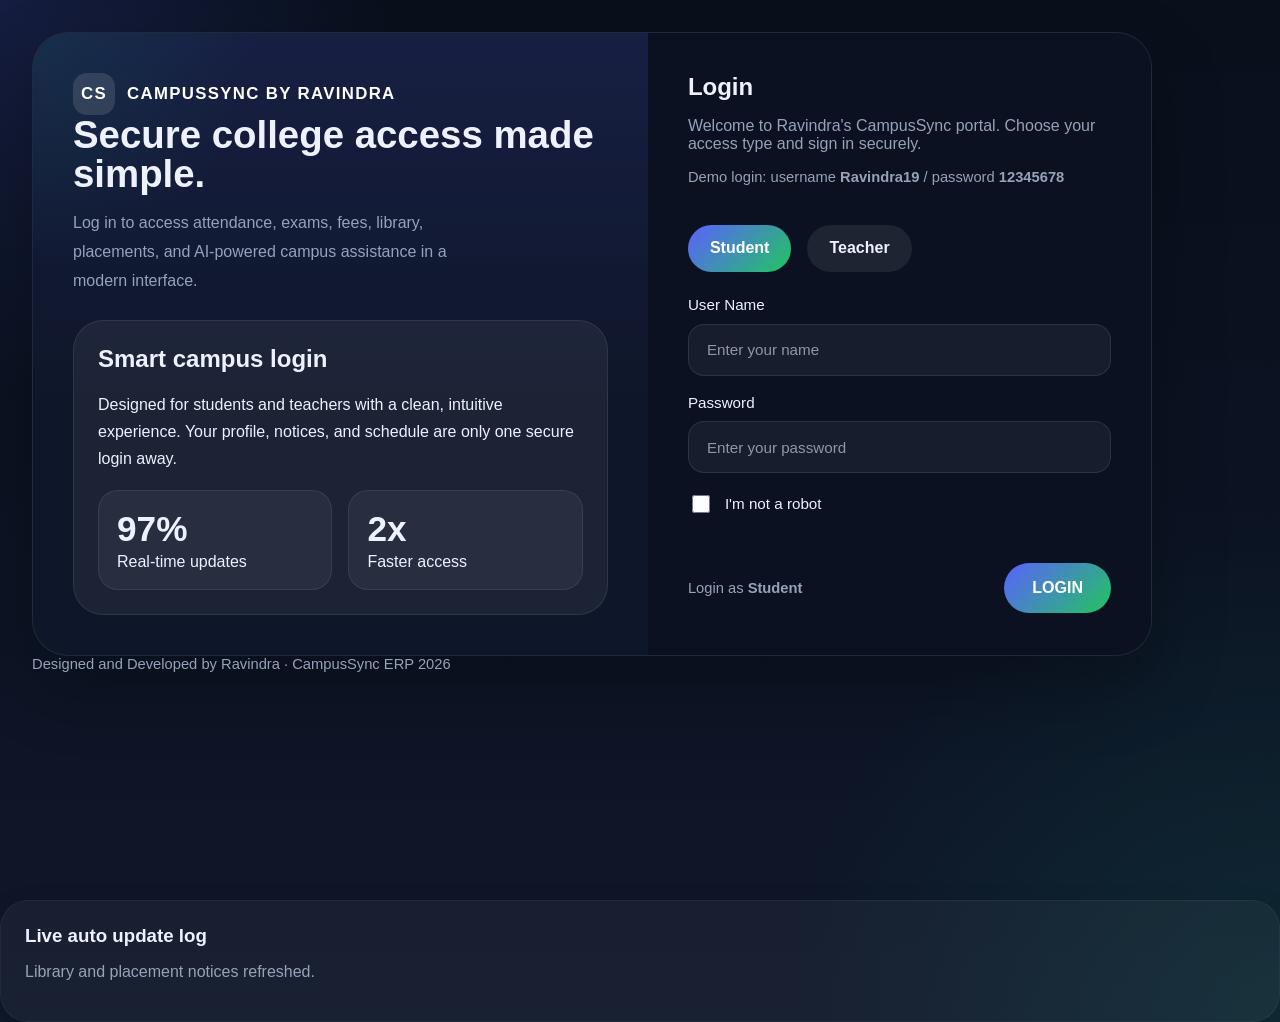
<file: site/campussync-erp.html>
﻿<!DOCTYPE html>
<html lang="en">
<head>
  <meta charset="UTF-8">
  <meta name="viewport" content="width=device-width, initial-scale=1.0">
  <title>CampusSync AI | College ERP</title>
  <link rel="stylesheet" href="styles.css">
</head>
<body>
  <section id="loginPage" class="login-screen">
    <div>
      <div class="login-panel">
        <div class="login-art">
          <div>
            <div class="brand-tag"><span>CS</span> CampusSync by Ravindra</div>
            <div class="art-header">
              <h1>Secure college access made simple.</h1>
              <p>Log in to access attendance, exams, fees, library, placements, and AI-powered campus assistance in a modern interface.</p>
            </div>
          </div>

          <div class="promo-card">
            <h2>Smart campus login</h2>
            <p>Designed for students and teachers with a clean, intuitive experience. Your profile, notices, and schedule are only one secure login away.</p>
            <div class="promo-stats">
              <div class="stat">
                <strong>97%</strong>
                Real-time updates
              </div>
              <div class="stat">
                <strong>2x</strong>
                Faster access
              </div>
            </div>
          </div>
        </div>

        <form class="login-form" onsubmit="event.preventDefault(); login();">
          <div>
            <h2>Login</h2>
            <p>Welcome to Ravindra's CampusSync portal. Choose your access type and sign in securely.</p>
            <div class="login-note">Demo login: username <strong>Ravindra19</strong> / password <strong>12345678</strong></div>
          </div>

          <div class="pill-tabs">
            <button type="button" class="active" id="studentTab" onclick="setRole('Student')">Student</button>
            <button type="button" id="teacherTab" onclick="setRole('Teacher')">Teacher</button>
          </div>

          <div class="login-fields">
            <label>
              User Name
              <input type="text" id="loginUser" placeholder="Enter your name" autocomplete="username" />
            </label>
            <label>
              Password
              <input type="password" id="loginPass" placeholder="Enter your password" autocomplete="current-password" />
            </label>
            <div class="checkbox-row">
              <input type="checkbox" id="robotCheck" />
              <label for="robotCheck">I'm not a robot</label>
            </div>
            <div class="alert" id="loginAlert"></div>
          </div>

          <div class="login-action">
            <div class="login-note">Login as <strong id="currentRole">Student</strong></div>
            <button type="submit">LOGIN</button>
          </div>
        </form>
      </div>
      <div class="developer-note">Designed and Developed by Ravindra · CampusSync ERP 2026</div>
    </div>
  </section>

  <section id="dashboard" class="dashboard">
    <div class="app">
      <aside class="sidebar">
        <div class="brand">
          <h1>CampusSync</h1>
          <p>AI-powered college ERP for students, faculty, and admins.</p>
        </div>
              <ul class="nav-list">
        <li class="active"><a href="dashboard.html">Dashboard</a></li>
        <li><a href="students.html">Students</a></li>
        <li><a href="attendance.html">Attendance</a></li>
        <li><a href="exams.html">Exams</a></li>
        <li><a href="fees.html">Fees</a></li>
        <li><a href="library.html">Library</a></li>
        <li><a href="placement.html">Placement</a></li>
        <li><a href="support.html">Support</a></li>
              <li><a href="login/">Login</a></li>
        <li><a href="logs/">Logs</a></li>
</ul>
        <div class="sidebar-footer">
          <strong>Auto Daily Update</strong>
          <p>CampusSync refreshes attendance, schedules, and announcements automatically in smart mode.</p>
        </div>
      </aside>

      <main class="main">
        <section class="topbar">
          <div class="topbar-left">
            <h2>Welcome back, <span id="greetingName">Student</span></h2>
            <p>Campus ERP updated automatically in smart AI mode.</p>
          </div>
          <div class="status-pill">
            <span id="dailyStatus">Dashboard view active</span>
          </div>
        </section>

        <section class="cards">
          <article class="card">
            <span>Active Students</span>
            <strong id="studentCount">5,230</strong>
            <div class="mini-metrics">
              <div class="metric">
                <span>Today</span>
                <strong>+24</strong>
              </div>
            </div>
          </article>

          <article class="card">
            <span>Attendance Rate</span>
            <strong id="attendanceRate">92%</strong>
            <div class="mini-metrics">
              <div class="metric">
                <span>Daily goal</span>
                <div class="progress"><span style="width: 92%"></span></div>
              </div>
            </div>
          </article>

          <article class="card">
            <span>Upcoming Classes</span>
            <strong id="classCount">12</strong>
            <div class="mini-metrics">
              <div class="metric">
                <span>Next lecture</span>
                <strong>09:00 AM</strong>
              </div>
            </div>
          </article>

          <article class="card">
            <span>AI Update Cycle</span>
            <strong id="nextRefresh">Auto refresh in 00:15</strong>
            <div class="mini-metrics">
              <div class="metric">
                <span>Mode</span>
                <span class="chip" id="autoModeChip">Enabled</span>
              </div>
            </div>
          </article>
        </section>

        <section class="grid panel-grid">
          <div class="panel">
            <h3>Daily Summary</h3>
            <p>CampusSync keeps the student dashboard updated automatically with attendance, assignment reminders, and campus announcements. Everything is presented clearly so students can focus on learning.</p>
            <div class="list-card" id="announcementList">
              <div class="list-item">
                <strong>Assignment Reminder: Submit lab report by 6 PM today.</strong>
                <span class="chip">Dashboard</span>
              </div>
              <div class="list-item">
                <strong>Cultural Fest registration open until Friday.</strong>
                <span class="chip">Dashboard</span>
              </div>
              <div class="list-item">
                <strong>Library hours updated from Monday.</strong>
                <span class="chip">Dashboard</span>
              </div>
            </div>
          </div>
          </div>

          <div class="panel ai-panel">
            <div class="toggle-row">
              <div>
                <h3>AI Assistant</h3>
                <p>Ask Nova anything about your campus schedule, attendance, fees, or exams.</p>
              </div>
              <label class="toggle">
                <input type="checkbox" id="autoModeToggle" checked onchange="toggleAutoMode()">
                <span class="slider"></span>
              </label>
            </div>

            <div class="input-group">
              <input type="text" id="question" placeholder="Ask your AI assistant anything..." />
              <div style="display:flex; gap:10px; flex-wrap: wrap;">
                <button type="button" onclick="setQuickPrompt('Show today\'s attendance summary')">Attendance</button>
                <button type="button" onclick="setQuickPrompt('What are my upcoming exams?')">Exams</button>
                <button type="button" onclick="setQuickPrompt('How much fee is due?')">Fees</button>
              </div>
              <button type="button" onclick="askAI()">Send to Nova</button>
            </div>

            <div class="response-box" id="response">NovaAI is ready to help with daily updates.</div>
          </div>
        </section>

        <section class="panel">
          <h3>Live auto update log</h3>
          <p id="logText">Viewing the Dashboard section in CampusSync.</p>
        </section>
      </main>
    </div>
  </section>

  <script>
    const state = {
      autoMode: true,
      nextRefreshSeconds: 15,
      attendanceRate: 92,
      studentCount: 5230,
      classCount: 12,
      userName: 'Student',
      role: 'Student',
      credentials: { username: 'Ravindra19', password: '12345678' },
      announcements: [
        'Assignment Reminder: Submit lab report by 6 PM today.',
        'Cultural Fest registration open until Friday.',
        'Library hours updated from Monday.',
      ],
      logMessages: [
        'Auto update started for daily attendance.',
        'Assignment reminders synced with student profiles.',
        'Library and placement notices refreshed.',
      ],
    };

    const sessionKey = 'campussync_logged_in';
    const userKey = 'campussync_user';

    function setSession(user) {
      localStorage.setItem(sessionKey, 'true');
      localStorage.setItem(userKey, user);
      const params = new URLSearchParams();
      params.set('loggedIn', 'true');
      params.set('user', user);
      history.replaceState(null, '', location.pathname + '?' + params.toString());
    }

    function clearSession() {
      localStorage.removeItem(sessionKey);
      localStorage.removeItem(userKey);
    }

    function isLoggedIn() {
      if (localStorage.getItem(sessionKey) === 'true') return true;
      const params = new URLSearchParams(location.search);
      return params.get('loggedIn') === 'true';
    }

    function getSavedUser() {
      const stored = localStorage.getItem(userKey);
      if (stored) return stored;
      const params = new URLSearchParams(location.search);
      return params.get('user') || 'Student';
    }

    function showLoggedInUI() {
      state.userName = getSavedUser();
      const greetingEl = document.getElementById('greetingName');
      if (greetingEl) greetingEl.textContent = state.userName;
      document.getElementById('loginPage').style.display = 'none';
      document.getElementById('dashboard').style.display = 'grid';
      updateUI();
      updateNavLinks();
    }

    function showLoginUI() {
      document.getElementById('loginPage').style.display = 'block';
      document.getElementById('dashboard').style.display = 'none';
      const alertBox = document.getElementById('loginAlert');
      if (alertBox) alertBox.textContent = '';
    }
    function setRole(value) {
      state.role = value;
      document.getElementById('currentRole').textContent = value;
      document.getElementById('studentTab').classList.toggle('active', value === 'Student');
      document.getElementById('teacherTab').classList.toggle('active', value === 'Teacher');
    }

        function login() {
      const userInput = document.getElementById('loginUser').value.trim();
      const passInput = document.getElementById('loginPass').value.trim();
      const robotChecked = document.getElementById('robotCheck').checked;
      const alertBox = document.getElementById('loginAlert');

      if (!userInput) {
        alertBox.textContent = 'Please enter your name to continue.';
        return;
      }
      if (!passInput) {
        alertBox.textContent = 'Please enter your password.';
        return;
      }
      if (!robotChecked) {
        alertBox.textContent = 'Please confirm you are not a robot.';
        return;
      }
      if (userInput !== state.credentials.username || passInput !== state.credentials.password) {
        alertBox.textContent = 'Invalid credentials. Use Ravindra19 / 12345678.';
        return;
      }
      alertBox.textContent = '';
      state.userName = userInput;
      setSession(state.userName);
      showLoggedInUI();
    }

    function formatTimer(seconds) {
      const minutes = Math.floor(seconds / 60).toString().padStart(2, '0');
      const secs = (seconds % 60).toString().padStart(2, '0');
      return `${minutes}:${secs}`;
    }

    function updateUI() {
      document.getElementById('attendanceRate').textContent = `${state.attendanceRate.toFixed(1)}%`;
      document.getElementById('studentCount').textContent = state.studentCount.toLocaleString();
      document.getElementById('classCount').textContent = state.classCount;
      document.getElementById('nextRefresh').textContent = `Auto refresh in ${formatTimer(state.nextRefreshSeconds)}`;
      document.getElementById('dailyStatus').textContent = state.autoMode ? 'Auto mode active' : 'Auto mode paused';
      document.getElementById('autoModeChip').textContent = state.autoMode ? 'Enabled' : 'Paused';
      document.getElementById('announcementList').innerHTML = state.announcements.map(item => `
        <div class="list-item">
          <strong>${item}</strong>
          <span class="chip">Live</span>
        </div>
      `).join('');
      document.getElementById('logText').textContent = state.logMessages[state.logMessages.length - 1];
    }

    function toggleAutoMode() {
      state.autoMode = !state.autoMode;
      document.getElementById('autoModeToggle').checked = state.autoMode;
      updateUI();
    }

    function performRefresh() {
      if (!state.autoMode) return;
      state.nextRefreshSeconds = 15;
      state.attendanceRate = Math.min(100, state.attendanceRate + 0.3);
      state.studentCount += 1;
      state.classCount = 11 + Math.floor(Math.random() * 5);
      const newAnnouncement = `Update ${state.logMessages.length + 1}: System refreshed at ${new Date().toLocaleTimeString()}.`;
      state.announcements.unshift(newAnnouncement);
      if (state.announcements.length > 4) state.announcements.pop();
      state.logMessages.push('Auto mode refreshed campus data for students.');
      if (state.logMessages.length > 6) state.logMessages.shift();
      updateUI();
    }

    function tickTimer() {
      if (state.autoMode) {
        state.nextRefreshSeconds -= 1;
        if (state.nextRefreshSeconds <= 0) {
          performRefresh();
        }
      }
      updateUI();
    }

    function askAI() {
      const question = document.getElementById('question').value.trim();
      const responseElement = document.getElementById('response');
      if (!question) {
        responseElement.textContent = 'Please type a question for NovaAI.';
        return;
      }

      const lower = question.toLowerCase();
      let answer = 'NovaAI is preparing a response...';

      if (lower.includes('attendance')) {
        answer = `Today's attendance is ${state.attendanceRate.toFixed(1)}% across all programs. Keep up the good work and attend the next class at 9:00 AM.`;
      } else if (lower.includes('exam')) {
        answer = 'Upcoming exams are scheduled next week. Check the exam portal for dates and hall details.';
      } else if (lower.includes('fee')) {
        answer = 'Your fee status is clear for this semester. Next payment reminder will arrive 10 days before the deadline.';
      } else if (lower.includes('library')) {
        answer = 'Library hours are 8 AM to 8 PM today. New book arrivals include AI and data science titles.';
      } else if (lower.includes('what') || lower.includes('how') || lower.includes('show')) {
        answer = 'NovaAI can provide attendance, schedule, exam, fee, and campus announcements instantly. Try asking a question about your day.';
      } else {
        answer = 'AI Assistant: I found the latest campus summary and daily updates for you. Ask something more specific for a detailed answer.';
      }

      responseElement.textContent = answer;
    }

    function setQuickPrompt(text) {
      document.getElementById('question').value = text;
      askAI();
    }

    function updateSection(section) {
      const pageData = {
        Dashboard: {
          title: `Welcome back, ${state.userName}`,
          description: 'Campus ERP updated automatically in smart AI mode.',
          studentCount: 5230,
          attendanceRate: 92,
          classCount: 12,
          announcements: [
            'Assignment Reminder: Submit lab report by 6 PM today.',
            'Cultural Fest registration open until Friday.',
            'Library hours updated from Monday.',
          ],
          tag: 'Live',
        },
        Students: {
          title: 'Student directory overview',
          description: 'Review student profiles, class progress, and campus engagement.',
          studentCount: 5280,
          attendanceRate: 94,
          classCount: 14,
          announcements: [
            'New student registrations processed successfully.',
            'Top performers recognized in the monthly leaderboard.',
            'Mentorship sessions scheduled for this week.',
          ],
          tag: 'Students',
        },
        Attendance: {
          title: 'Attendance analytics',
          description: 'Track daily attendance and improve classroom participation.',
          studentCount: 5230,
          attendanceRate: 96,
          classCount: 13,
          announcements: [
            'Attendance report generated for today.',
            'Absent alerts sent to parents and counselors.',
            'Attendance trend improved by 3% this week.',
          ],
          tag: 'Attendance',
        },
        Exams: {
          title: 'Exam schedule and results',
          description: 'View upcoming exams, results, and preparation alerts.',
          studentCount: 5230,
          attendanceRate: 91,
          classCount: 12,
          announcements: [
            'Midterm schedule finalized for next Monday.',
            'Exam hall assignments published to students.',
            'Study resources available in the AI assistant.',
          ],
          tag: 'Exams',
        },
        Fees: {
          title: 'Fees dashboard',
          description: 'Check fee statuses, dues, and secure payment reminders.',
          studentCount: 5230,
          attendanceRate: 92,
          classCount: 12,
          announcements: [
            'Fee due reminders sent to students with pending balances.',
            'Online payment portal is now faster and secure.',
            'Scholarship updates are available in the finance panel.',
          ],
          tag: 'Fees',
        },
        Library: {
          title: 'Library resources',
          description: 'Explore library hours, new arrivals, and book requests.',
          studentCount: 5230,
          attendanceRate: 92,
          classCount: 12,
          announcements: [
            'New AI and data science books added to the library.',
            'Library hours extended during exam week.',
            'Digital resource access has been updated.',
          ],
          tag: 'Library',
        },
        Placement: {
          title: 'Placement activity',
          description: 'Monitor placement drives, offers, and candidate readiness.',
          studentCount: 5230,
          attendanceRate: 92,
          classCount: 12,
          announcements: [
            'Placement drive registrations are now open.',
            'Top companies are scheduled for next month.',
            'Interview preparation sessions are live.',
          ],
          tag: 'Placement',
        },
        Support: {
          title: 'Campus support',
          description: 'Access campus support, helpdesk, and student services.',
          studentCount: 5230,
          attendanceRate: 92,
          classCount: 12,
          announcements: [
            'Support tickets are being handled within 24 hours.',
            'Live chat is available for urgent campus needs.',
            'Student service feedback is now easier to submit.',
          ],
          tag: 'Support',
        },
      };

      const data = pageData[section] || pageData.Dashboard;
      document.querySelectorAll('.nav-list li').forEach((item) => {
        item.classList.toggle('active', item.textContent.trim() === section);
      });
      document.querySelector('.topbar-left h2').innerHTML = section === 'Dashboard'
        ? `Welcome back, <span id="greetingName">${state.userName}</span>`
        : data.title;
      document.querySelector('.topbar-left p').textContent = data.description;
      document.getElementById('studentCount').textContent = data.studentCount.toLocaleString();
      document.getElementById('attendanceRate').textContent = `${data.attendanceRate.toFixed(1)}%`;
      document.getElementById('classCount').textContent = data.classCount;
      document.getElementById('dailyStatus').textContent = `${section} view active`;
      document.getElementById('announcementList').innerHTML = data.announcements
        .map((item) => `
          <div class="list-item">
            <strong>${item}</strong>
            <span class="chip">${data.tag}</span>
          </div>
        `)
        .join('');
      document.getElementById('logText').textContent = `Viewing the ${section} section in CampusSync.`;
    }

    function updateNavLinks() {
      document.querySelectorAll('.nav-list li a').forEach((link) => {
        const base = link.getAttribute('href').split('?')[0];
        if (isLoggedIn()) {
          const params = new URLSearchParams();
          params.set('loggedIn', 'true');
          params.set('user', state.userName);
          link.setAttribute('href', `${base}?${params.toString()}`);
        } else {
          link.setAttribute('href', base);
        }
      });
    }

    function attachNavHandlers() {
      updateNavLinks();
      document.querySelectorAll('.nav-list li').forEach((item) => {
        item.style.cursor = 'pointer';
        item.addEventListener('click', () => updateSection(item.textContent.trim()));
      });
    }

    window.addEventListener('DOMContentLoaded', () => {
      setRole('Student');
      attachNavHandlers();
      if (isLoggedIn()) {
        showLoggedInUI();
      } else {
        showLoginUI();
      }
      setInterval(tickTimer, 1000);
    });
  </script>
</body>
</html>
</file>
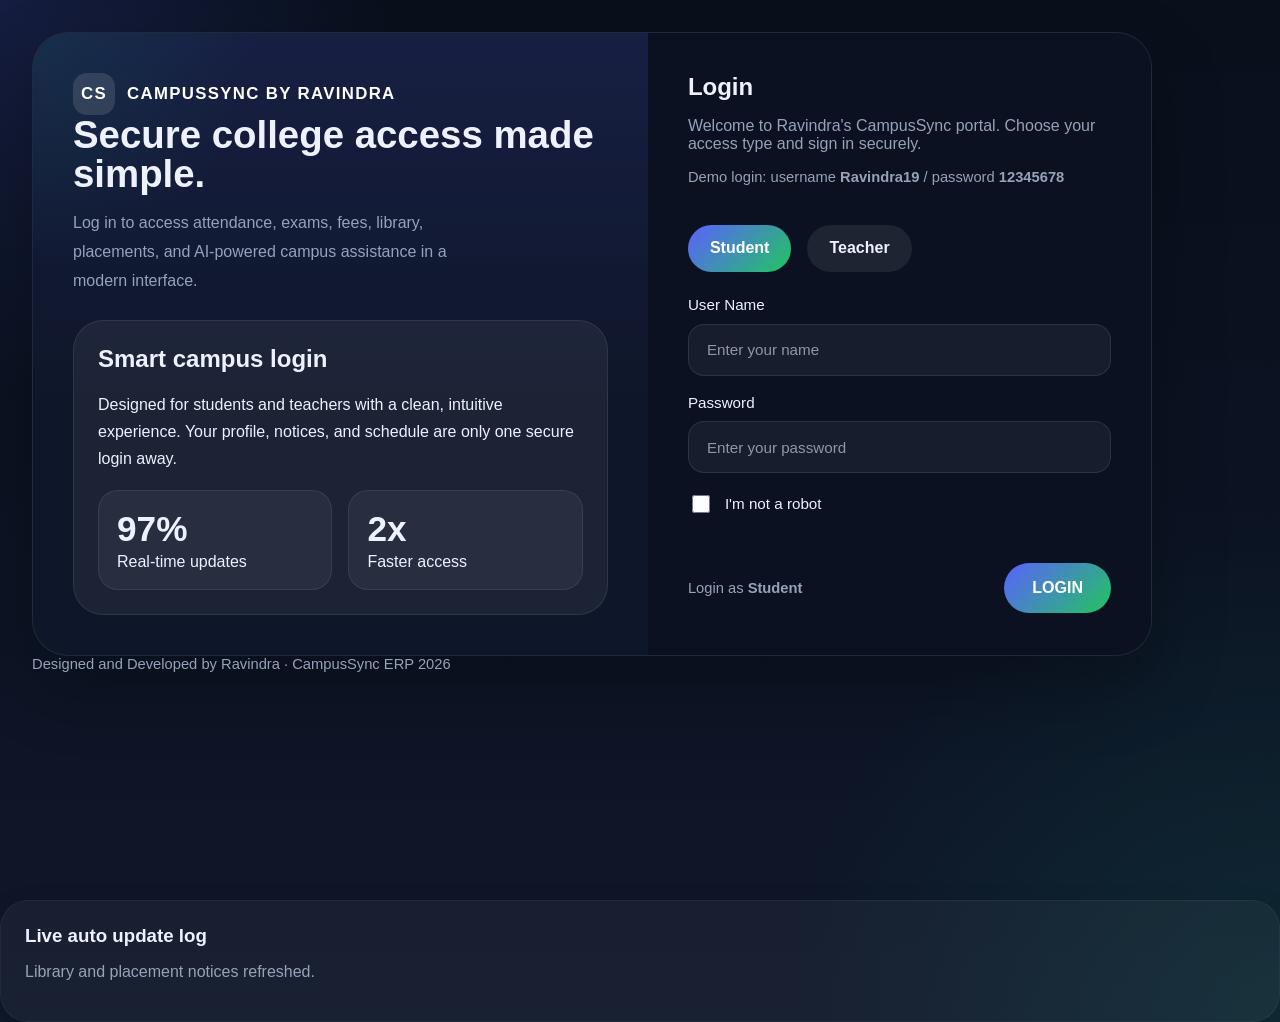
<file: site/exams.html>
﻿<!DOCTYPE html>
<html lang="en">
<head>
  <meta charset="UTF-8">
  <meta name="viewport" content="width=device-width, initial-scale=1.0">
  <title>CampusSync AI | College ERP</title>
  <link rel="stylesheet" href="styles.css">
</head>
<body>
  <section id="loginPage" class="login-screen">
    <div>
      <div class="login-panel">
        <div class="login-art">
          <div>
            <div class="brand-tag"><span>CS</span> CampusSync by Ravindra</div>
            <div class="art-header">
              <h1>Secure college access made simple.</h1>
              <p>Log in to access attendance, exams, fees, library, placements, and AI-powered campus assistance in a modern interface.</p>
            </div>
          </div>

          <div class="promo-card">
            <h2>Smart campus login</h2>
            <p>Designed for students and teachers with a clean, intuitive experience. Your profile, notices, and schedule are only one secure login away.</p>
            <div class="promo-stats">
              <div class="stat">
                <strong>97%</strong>
                Real-time updates
              </div>
              <div class="stat">
                <strong>2x</strong>
                Faster access
              </div>
            </div>
          </div>
        </div>

        <form class="login-form" onsubmit="event.preventDefault(); login();">
          <div>
            <h2>Login</h2>
            <p>Welcome to Ravindra's CampusSync portal. Choose your access type and sign in securely.</p>
            <div class="login-note">Demo login: username <strong>Ravindra19</strong> / password <strong>12345678</strong></div>
          </div>

          <div class="pill-tabs">
            <button type="button" class="active" id="studentTab" onclick="setRole('Student')">Student</button>
            <button type="button" id="teacherTab" onclick="setRole('Teacher')">Teacher</button>
          </div>

          <div class="login-fields">
            <label>
              User Name
              <input type="text" id="loginUser" placeholder="Enter your name" autocomplete="username" />
            </label>
            <label>
              Password
              <input type="password" id="loginPass" placeholder="Enter your password" autocomplete="current-password" />
            </label>
            <div class="checkbox-row">
              <input type="checkbox" id="robotCheck" />
              <label for="robotCheck">I'm not a robot</label>
            </div>
            <div class="alert" id="loginAlert"></div>
          </div>

          <div class="login-action">
            <div class="login-note">Login as <strong id="currentRole">Student</strong></div>
            <button type="submit">LOGIN</button>
          </div>
        </form>
      </div>
      <div class="developer-note">Designed and Developed by Ravindra · CampusSync ERP 2026</div>
    </div>
  </section>

  <section id="dashboard" class="dashboard">
    <div class="app">
      <aside class="sidebar">
        <div class="brand">
          <h1>CampusSync</h1>
          <p>AI-powered college ERP for students, faculty, and admins.</p>
        </div>
              <ul class="nav-list">
        <li><a href="dashboard.html">Dashboard</a></li>
        <li><a href="students.html">Students</a></li>
        <li><a href="attendance.html">Attendance</a></li>
        <li class="active"><a href="exams.html">Exams</a></li>
        <li><a href="fees.html">Fees</a></li>
        <li><a href="library.html">Library</a></li>
        <li><a href="placement.html">Placement</a></li>
        <li><a href="support.html">Support</a></li>
              <li><a href="login/">Login</a></li>
        <li><a href="logs/">Logs</a></li>
</ul>
        <div class="sidebar-footer">
          <strong>Auto Daily Update</strong>
          <p>CampusSync refreshes attendance, schedules, and announcements automatically in smart mode.</p>
        </div>
      </aside>

      <main class="main">
        <section class="topbar">
          <div class="topbar-left">
            <h2>Exam schedule and results</h2>
            <p>View upcoming exams, results, and preparation alerts.</p>
          </div>
          <div class="status-pill">
            <span id="dailyStatus">Exams view active</span>
          </div>
        </section>

        <section class="cards">
          <article class="card">
            <span>Active Students</span>
            <strong id="studentCount">5,230</strong>
            <div class="mini-metrics">
              <div class="metric">
                <span>Today</span>
                <strong>+24</strong>
              </div>
            </div>
          </article>

          <article class="card">
            <span>Attendance Rate</span>
            <strong id="attendanceRate">91%</strong>
            <div class="mini-metrics">
              <div class="metric">
                <span>Daily goal</span>
                <div class="progress"><span style="width: 92%"></span></div>
              </div>
            </div>
          </article>

          <article class="card">
            <span>Upcoming Classes</span>
            <strong id="classCount">12</strong>
            <div class="mini-metrics">
              <div class="metric">
                <span>Next lecture</span>
                <strong>09:00 AM</strong>
              </div>
            </div>
          </article>

          <article class="card">
            <span>AI Update Cycle</span>
            <strong id="nextRefresh">Auto refresh in 00:15</strong>
            <div class="mini-metrics">
              <div class="metric">
                <span>Mode</span>
                <span class="chip" id="autoModeChip">Enabled</span>
              </div>
            </div>
          </article>
        </section>

        <section class="grid panel-grid">
          <div class="panel">
            <h3>Daily Summary</h3>
            <p>CampusSync keeps the student dashboard updated automatically with attendance, assignment reminders, and campus announcements. Everything is presented clearly so students can focus on learning.</p>
            <div class="list-card" id="announcementList">
              <div class="list-item">
                <strong>Midterm schedule finalized for next Monday.</strong>
                <span class="chip">Exams</span>
              </div>
              <div class="list-item">
                <strong>Exam hall assignments published to students.</strong>
                <span class="chip">Exams</span>
              </div>
              <div class="list-item">
                <strong>Study resources available in the AI assistant.</strong>
                <span class="chip">Exams</span>
              </div>
            </div>
          </div>
          </div>

          <div class="panel ai-panel">
            <div class="toggle-row">
              <div>
                <h3>AI Assistant</h3>
                <p>Ask Nova anything about your campus schedule, attendance, fees, or exams.</p>
              </div>
              <label class="toggle">
                <input type="checkbox" id="autoModeToggle" checked onchange="toggleAutoMode()">
                <span class="slider"></span>
              </label>
            </div>

            <div class="input-group">
              <input type="text" id="question" placeholder="Ask your AI assistant anything..." />
              <div style="display:flex; gap:10px; flex-wrap: wrap;">
                <button type="button" onclick="setQuickPrompt('Show today\'s attendance summary')">Attendance</button>
                <button type="button" onclick="setQuickPrompt('What are my upcoming exams?')">Exams</button>
                <button type="button" onclick="setQuickPrompt('How much fee is due?')">Fees</button>
              </div>
              <button type="button" onclick="askAI()">Send to Nova</button>
            </div>

            <div class="response-box" id="response">NovaAI is ready to help with daily updates.</div>
          </div>
        </section>

        <section class="panel">
          <h3>Live auto update log</h3>
          <p id="logText">Viewing the Exams section in CampusSync.</p>
        </section>
      </main>
    </div>
  </section>

  <script>
    const state = {
      autoMode: true,
      nextRefreshSeconds: 15,
      attendanceRate: 91,
      studentCount: 5230,
      classCount: 12,
      userName: 'Student',
      role: 'Student',
      credentials: { username: 'Ravindra19', password: '12345678' },
      announcements: [
        'Midterm schedule finalized for next Monday.',
        'Exam hall assignments published to students.',
        'Study resources available in the AI assistant.',
      ],
      logMessages: [
        'Auto update started for daily attendance.',
        'Assignment reminders synced with student profiles.',
        'Library and placement notices refreshed.',
      ],
    };

    const sessionKey = 'campussync_logged_in';
    const userKey = 'campussync_user';

    function setSession(user) {
      localStorage.setItem(sessionKey, 'true');
      localStorage.setItem(userKey, user);
      const params = new URLSearchParams();
      params.set('loggedIn', 'true');
      params.set('user', user);
      history.replaceState(null, '', location.pathname + '?' + params.toString());
    }

    function clearSession() {
      localStorage.removeItem(sessionKey);
      localStorage.removeItem(userKey);
    }

    function isLoggedIn() {
      if (localStorage.getItem(sessionKey) === 'true') return true;
      const params = new URLSearchParams(location.search);
      return params.get('loggedIn') === 'true';
    }

    function getSavedUser() {
      const stored = localStorage.getItem(userKey);
      if (stored) return stored;
      const params = new URLSearchParams(location.search);
      return params.get('user') || 'Student';
    }

    function showLoggedInUI() {
      state.userName = getSavedUser();
      const greetingEl = document.getElementById('greetingName');
      if (greetingEl) greetingEl.textContent = state.userName;
      document.getElementById('loginPage').style.display = 'none';
      document.getElementById('dashboard').style.display = 'grid';
      updateUI();
      updateNavLinks();
    }

    function showLoginUI() {
      document.getElementById('loginPage').style.display = 'block';
      document.getElementById('dashboard').style.display = 'none';
      const alertBox = document.getElementById('loginAlert');
      if (alertBox) alertBox.textContent = '';
    }
    function setRole(value) {
      state.role = value;
      document.getElementById('currentRole').textContent = value;
      document.getElementById('studentTab').classList.toggle('active', value === 'Student');
      document.getElementById('teacherTab').classList.toggle('active', value === 'Teacher');
    }

        function login() {
      const userInput = document.getElementById('loginUser').value.trim();
      const passInput = document.getElementById('loginPass').value.trim();
      const robotChecked = document.getElementById('robotCheck').checked;
      const alertBox = document.getElementById('loginAlert');

      if (!userInput) {
        alertBox.textContent = 'Please enter your name to continue.';
        return;
      }
      if (!passInput) {
        alertBox.textContent = 'Please enter your password.';
        return;
      }
      if (!robotChecked) {
        alertBox.textContent = 'Please confirm you are not a robot.';
        return;
      }
      if (userInput !== state.credentials.username || passInput !== state.credentials.password) {
        alertBox.textContent = 'Invalid credentials. Use Ravindra19 / 12345678.';
        return;
      }
      alertBox.textContent = '';
      state.userName = userInput;
      setSession(state.userName);
      showLoggedInUI();
    }

    function formatTimer(seconds) {
      const minutes = Math.floor(seconds / 60).toString().padStart(2, '0');
      const secs = (seconds % 60).toString().padStart(2, '0');
      return `${minutes}:${secs}`;
    }

    function updateUI() {
      document.getElementById('attendanceRate').textContent = `${state.attendanceRate.toFixed(1)}%`;
      document.getElementById('studentCount').textContent = state.studentCount.toLocaleString();
      document.getElementById('classCount').textContent = state.classCount;
      document.getElementById('nextRefresh').textContent = `Auto refresh in ${formatTimer(state.nextRefreshSeconds)}`;
      document.getElementById('dailyStatus').textContent = state.autoMode ? 'Auto mode active' : 'Auto mode paused';
      document.getElementById('autoModeChip').textContent = state.autoMode ? 'Enabled' : 'Paused';
      document.getElementById('announcementList').innerHTML = state.announcements.map(item => `
        <div class="list-item">
          <strong>${item}</strong>
          <span class="chip">Live</span>
        </div>
      `).join('');
      document.getElementById('logText').textContent = state.logMessages[state.logMessages.length - 1];
    }

    function toggleAutoMode() {
      state.autoMode = !state.autoMode;
      document.getElementById('autoModeToggle').checked = state.autoMode;
      updateUI();
    }

    function performRefresh() {
      if (!state.autoMode) return;
      state.nextRefreshSeconds = 15;
      state.attendanceRate = Math.min(100, state.attendanceRate + 0.3);
      state.studentCount += 1;
      state.classCount = 11 + Math.floor(Math.random() * 5);
      const newAnnouncement = `Update ${state.logMessages.length + 1}: System refreshed at ${new Date().toLocaleTimeString()}.`;
      state.announcements.unshift(newAnnouncement);
      if (state.announcements.length > 4) state.announcements.pop();
      state.logMessages.push('Auto mode refreshed campus data for students.');
      if (state.logMessages.length > 6) state.logMessages.shift();
      updateUI();
    }

    function tickTimer() {
      if (state.autoMode) {
        state.nextRefreshSeconds -= 1;
        if (state.nextRefreshSeconds <= 0) {
          performRefresh();
        }
      }
      updateUI();
    }

    function askAI() {
      const question = document.getElementById('question').value.trim();
      const responseElement = document.getElementById('response');
      if (!question) {
        responseElement.textContent = 'Please type a question for NovaAI.';
        return;
      }

      const lower = question.toLowerCase();
      let answer = 'NovaAI is preparing a response...';

      if (lower.includes('attendance')) {
        answer = `Today's attendance is ${state.attendanceRate.toFixed(1)}% across all programs. Keep up the good work and attend the next class at 9:00 AM.`;
      } else if (lower.includes('exam')) {
        answer = 'Upcoming exams are scheduled next week. Check the exam portal for dates and hall details.';
      } else if (lower.includes('fee')) {
        answer = 'Your fee status is clear for this semester. Next payment reminder will arrive 10 days before the deadline.';
      } else if (lower.includes('library')) {
        answer = 'Library hours are 8 AM to 8 PM today. New book arrivals include AI and data science titles.';
      } else if (lower.includes('what') || lower.includes('how') || lower.includes('show')) {
        answer = 'NovaAI can provide attendance, schedule, exam, fee, and campus announcements instantly. Try asking a question about your day.';
      } else {
        answer = 'AI Assistant: I found the latest campus summary and daily updates for you. Ask something more specific for a detailed answer.';
      }

      responseElement.textContent = answer;
    }

    function setQuickPrompt(text) {
      document.getElementById('question').value = text;
      askAI();
    }

    function updateSection(section) {
      const pageData = {
        Dashboard: {
          title: `Welcome back, ${state.userName}`,
          description: 'Campus ERP updated automatically in smart AI mode.',
          studentCount: 5230,
          attendanceRate: 92,
          classCount: 12,
          announcements: [
            'Assignment Reminder: Submit lab report by 6 PM today.',
            'Cultural Fest registration open until Friday.',
            'Library hours updated from Monday.',
          ],
          tag: 'Live',
        },
        Students: {
          title: 'Student directory overview',
          description: 'Review student profiles, class progress, and campus engagement.',
          studentCount: 5280,
          attendanceRate: 94,
          classCount: 14,
          announcements: [
            'New student registrations processed successfully.',
            'Top performers recognized in the monthly leaderboard.',
            'Mentorship sessions scheduled for this week.',
          ],
          tag: 'Students',
        },
        Attendance: {
          title: 'Attendance analytics',
          description: 'Track daily attendance and improve classroom participation.',
          studentCount: 5230,
          attendanceRate: 96,
          classCount: 13,
          announcements: [
            'Attendance report generated for today.',
            'Absent alerts sent to parents and counselors.',
            'Attendance trend improved by 3% this week.',
          ],
          tag: 'Attendance',
        },
        Exams: {
          title: 'Exam schedule and results',
          description: 'View upcoming exams, results, and preparation alerts.',
          studentCount: 5230,
          attendanceRate: 91,
          classCount: 12,
          announcements: [
            'Midterm schedule finalized for next Monday.',
            'Exam hall assignments published to students.',
            'Study resources available in the AI assistant.',
          ],
          tag: 'Exams',
        },
        Fees: {
          title: 'Fees dashboard',
          description: 'Check fee statuses, dues, and secure payment reminders.',
          studentCount: 5230,
          attendanceRate: 92,
          classCount: 12,
          announcements: [
            'Fee due reminders sent to students with pending balances.',
            'Online payment portal is now faster and secure.',
            'Scholarship updates are available in the finance panel.',
          ],
          tag: 'Fees',
        },
        Library: {
          title: 'Library resources',
          description: 'Explore library hours, new arrivals, and book requests.',
          studentCount: 5230,
          attendanceRate: 92,
          classCount: 12,
          announcements: [
            'New AI and data science books added to the library.',
            'Library hours extended during exam week.',
            'Digital resource access has been updated.',
          ],
          tag: 'Library',
        },
        Placement: {
          title: 'Placement activity',
          description: 'Monitor placement drives, offers, and candidate readiness.',
          studentCount: 5230,
          attendanceRate: 92,
          classCount: 12,
          announcements: [
            'Placement drive registrations are now open.',
            'Top companies are scheduled for next month.',
            'Interview preparation sessions are live.',
          ],
          tag: 'Placement',
        },
        Support: {
          title: 'Campus support',
          description: 'Access campus support, helpdesk, and student services.',
          studentCount: 5230,
          attendanceRate: 92,
          classCount: 12,
          announcements: [
            'Support tickets are being handled within 24 hours.',
            'Live chat is available for urgent campus needs.',
            'Student service feedback is now easier to submit.',
          ],
          tag: 'Support',
        },
      };

      const data = pageData[section] || pageData.Dashboard;
      document.querySelectorAll('.nav-list li').forEach((item) => {
        item.classList.toggle('active', item.textContent.trim() === section);
      });
      document.querySelector('.topbar-left h2').innerHTML = section === 'Dashboard'
        ? `Welcome back, <span id="greetingName">${state.userName}</span>`
        : data.title;
      document.querySelector('.topbar-left p').textContent = data.description;
      document.getElementById('studentCount').textContent = data.studentCount.toLocaleString();
      document.getElementById('attendanceRate').textContent = `${data.attendanceRate.toFixed(1)}%`;
      document.getElementById('classCount').textContent = data.classCount;
      document.getElementById('dailyStatus').textContent = `${section} view active`;
      document.getElementById('announcementList').innerHTML = data.announcements
        .map((item) => `
          <div class="list-item">
            <strong>${item}</strong>
            <span class="chip">${data.tag}</span>
          </div>
        `)
        .join('');
      document.getElementById('logText').textContent = `Viewing the ${section} section in CampusSync.`;
    }

    function updateNavLinks() {
      document.querySelectorAll('.nav-list li a').forEach((link) => {
        const base = link.getAttribute('href').split('?')[0];
        if (isLoggedIn()) {
          const params = new URLSearchParams();
          params.set('loggedIn', 'true');
          params.set('user', state.userName);
          link.setAttribute('href', `${base}?${params.toString()}`);
        } else {
          link.setAttribute('href', base);
        }
      });
    }

    function attachNavHandlers() {
      updateNavLinks();
      document.querySelectorAll('.nav-list li').forEach((item) => {
        item.style.cursor = 'pointer';
        item.addEventListener('click', () => updateSection(item.textContent.trim()));
      });
    }

    window.addEventListener('DOMContentLoaded', () => {
      setRole('Student');
      attachNavHandlers();
      if (isLoggedIn()) {
        showLoggedInUI();
      } else {
        showLoginUI();
      }
      setInterval(tickTimer, 1000);
    });
  </script>
</body>
</html>
</file>
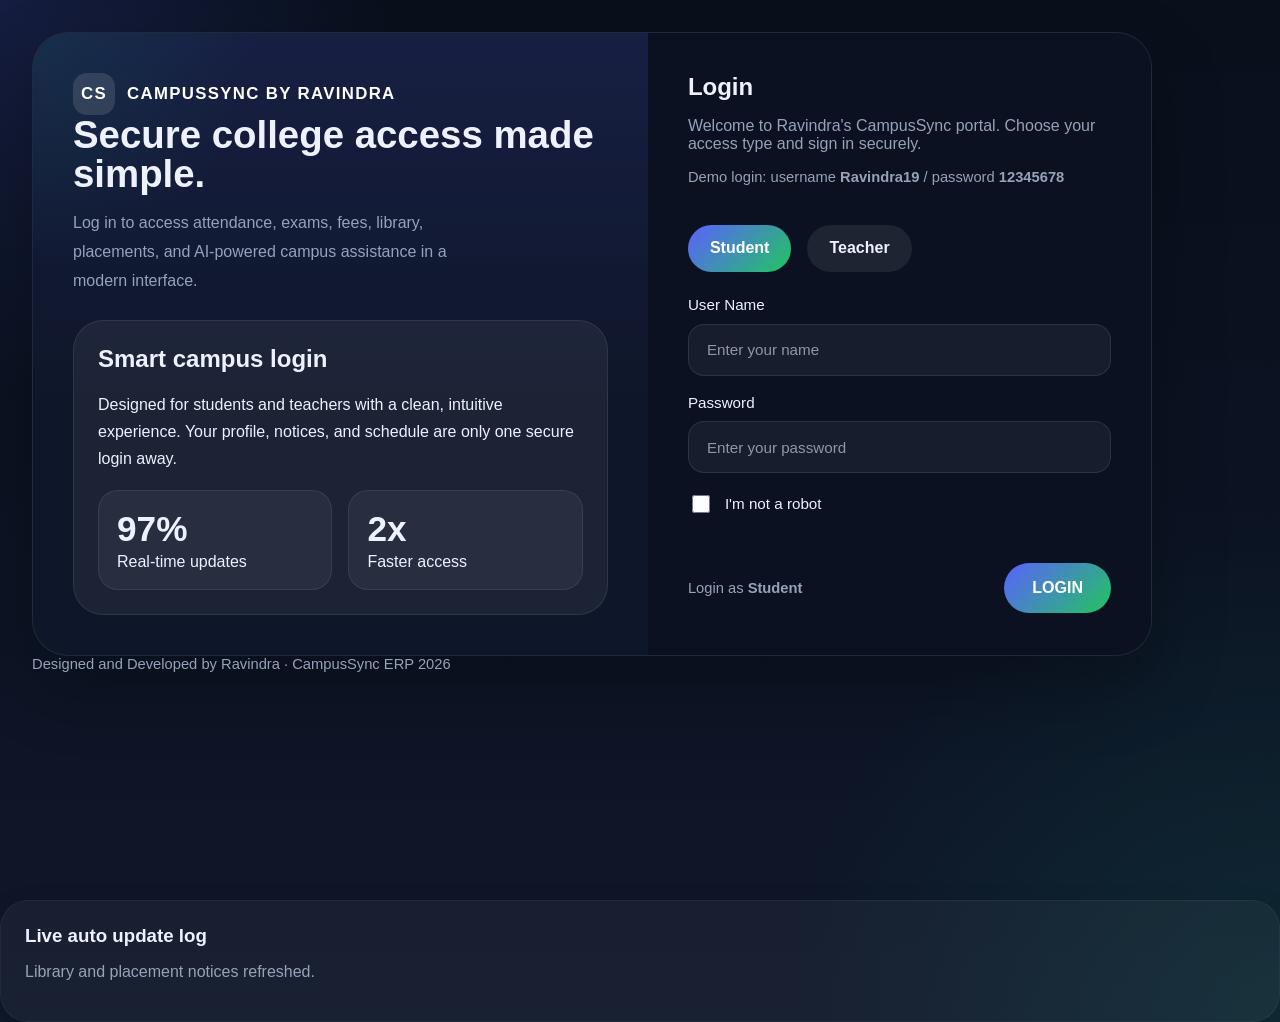
<file: site/fees.html>
﻿<!DOCTYPE html>
<html lang="en">
<head>
  <meta charset="UTF-8">
  <meta name="viewport" content="width=device-width, initial-scale=1.0">
  <title>CampusSync AI | College ERP</title>
  <link rel="stylesheet" href="styles.css">
</head>
<body>
  <section id="loginPage" class="login-screen">
    <div>
      <div class="login-panel">
        <div class="login-art">
          <div>
            <div class="brand-tag"><span>CS</span> CampusSync by Ravindra</div>
            <div class="art-header">
              <h1>Secure college access made simple.</h1>
              <p>Log in to access attendance, exams, fees, library, placements, and AI-powered campus assistance in a modern interface.</p>
            </div>
          </div>

          <div class="promo-card">
            <h2>Smart campus login</h2>
            <p>Designed for students and teachers with a clean, intuitive experience. Your profile, notices, and schedule are only one secure login away.</p>
            <div class="promo-stats">
              <div class="stat">
                <strong>97%</strong>
                Real-time updates
              </div>
              <div class="stat">
                <strong>2x</strong>
                Faster access
              </div>
            </div>
          </div>
        </div>

        <form class="login-form" onsubmit="event.preventDefault(); login();">
          <div>
            <h2>Login</h2>
            <p>Welcome to Ravindra's CampusSync portal. Choose your access type and sign in securely.</p>
            <div class="login-note">Demo login: username <strong>Ravindra19</strong> / password <strong>12345678</strong></div>
          </div>

          <div class="pill-tabs">
            <button type="button" class="active" id="studentTab" onclick="setRole('Student')">Student</button>
            <button type="button" id="teacherTab" onclick="setRole('Teacher')">Teacher</button>
          </div>

          <div class="login-fields">
            <label>
              User Name
              <input type="text" id="loginUser" placeholder="Enter your name" autocomplete="username" />
            </label>
            <label>
              Password
              <input type="password" id="loginPass" placeholder="Enter your password" autocomplete="current-password" />
            </label>
            <div class="checkbox-row">
              <input type="checkbox" id="robotCheck" />
              <label for="robotCheck">I'm not a robot</label>
            </div>
            <div class="alert" id="loginAlert"></div>
          </div>

          <div class="login-action">
            <div class="login-note">Login as <strong id="currentRole">Student</strong></div>
            <button type="submit">LOGIN</button>
          </div>
        </form>
      </div>
      <div class="developer-note">Designed and Developed by Ravindra · CampusSync ERP 2026</div>
    </div>
  </section>

  <section id="dashboard" class="dashboard">
    <div class="app">
      <aside class="sidebar">
        <div class="brand">
          <h1>CampusSync</h1>
          <p>AI-powered college ERP for students, faculty, and admins.</p>
        </div>
              <ul class="nav-list">
        <li><a href="dashboard.html">Dashboard</a></li>
        <li><a href="students.html">Students</a></li>
        <li><a href="attendance.html">Attendance</a></li>
        <li><a href="exams.html">Exams</a></li>
        <li class="active"><a href="fees.html">Fees</a></li>
        <li><a href="library.html">Library</a></li>
        <li><a href="placement.html">Placement</a></li>
        <li><a href="support.html">Support</a></li>
              <li><a href="login/">Login</a></li>
        <li><a href="logs/">Logs</a></li>
</ul>
        <div class="sidebar-footer">
          <strong>Auto Daily Update</strong>
          <p>CampusSync refreshes attendance, schedules, and announcements automatically in smart mode.</p>
        </div>
      </aside>

      <main class="main">
        <section class="topbar">
          <div class="topbar-left">
            <h2>Fees dashboard</h2>
            <p>Check fee statuses, dues, and secure payment reminders.</p>
          </div>
          <div class="status-pill">
            <span id="dailyStatus">Fees view active</span>
          </div>
        </section>

        <section class="cards">
          <article class="card">
            <span>Active Students</span>
            <strong id="studentCount">5,230</strong>
            <div class="mini-metrics">
              <div class="metric">
                <span>Today</span>
                <strong>+24</strong>
              </div>
            </div>
          </article>

          <article class="card">
            <span>Attendance Rate</span>
            <strong id="attendanceRate">92%</strong>
            <div class="mini-metrics">
              <div class="metric">
                <span>Daily goal</span>
                <div class="progress"><span style="width: 92%"></span></div>
              </div>
            </div>
          </article>

          <article class="card">
            <span>Upcoming Classes</span>
            <strong id="classCount">12</strong>
            <div class="mini-metrics">
              <div class="metric">
                <span>Next lecture</span>
                <strong>09:00 AM</strong>
              </div>
            </div>
          </article>

          <article class="card">
            <span>AI Update Cycle</span>
            <strong id="nextRefresh">Auto refresh in 00:15</strong>
            <div class="mini-metrics">
              <div class="metric">
                <span>Mode</span>
                <span class="chip" id="autoModeChip">Enabled</span>
              </div>
            </div>
          </article>
        </section>

        <section class="grid panel-grid">
          <div class="panel">
            <h3>Daily Summary</h3>
            <p>CampusSync keeps the student dashboard updated automatically with attendance, assignment reminders, and campus announcements. Everything is presented clearly so students can focus on learning.</p>
            <div class="list-card" id="announcementList">
              <div class="list-item">
                <strong>Fee due reminders sent to students with pending balances.</strong>
                <span class="chip">Fees</span>
              </div>
              <div class="list-item">
                <strong>Online payment portal is now faster and secure.</strong>
                <span class="chip">Fees</span>
              </div>
              <div class="list-item">
                <strong>Scholarship updates are available in the finance panel.</strong>
                <span class="chip">Fees</span>
              </div>
            </div>
          </div>
          </div>

          <div class="panel ai-panel">
            <div class="toggle-row">
              <div>
                <h3>AI Assistant</h3>
                <p>Ask Nova anything about your campus schedule, attendance, fees, or exams.</p>
              </div>
              <label class="toggle">
                <input type="checkbox" id="autoModeToggle" checked onchange="toggleAutoMode()">
                <span class="slider"></span>
              </label>
            </div>

            <div class="input-group">
              <input type="text" id="question" placeholder="Ask your AI assistant anything..." />
              <div style="display:flex; gap:10px; flex-wrap: wrap;">
                <button type="button" onclick="setQuickPrompt('Show today\'s attendance summary')">Attendance</button>
                <button type="button" onclick="setQuickPrompt('What are my upcoming exams?')">Exams</button>
                <button type="button" onclick="setQuickPrompt('How much fee is due?')">Fees</button>
              </div>
              <button type="button" onclick="askAI()">Send to Nova</button>
            </div>

            <div class="response-box" id="response">NovaAI is ready to help with daily updates.</div>
          </div>
        </section>

        <section class="panel">
          <h3>Live auto update log</h3>
          <p id="logText">Viewing the Fees section in CampusSync.</p>
        </section>
      </main>
    </div>
  </section>

  <script>
    const state = {
      autoMode: true,
      nextRefreshSeconds: 15,
      attendanceRate: 92,
      studentCount: 5230,
      classCount: 12,
      userName: 'Student',
      role: 'Student',
      credentials: { username: 'Ravindra19', password: '12345678' },
      announcements: [
        'Fee due reminders sent to students with pending balances.',
        'Online payment portal is now faster and secure.',
        'Scholarship updates are available in the finance panel.',
      ],
      logMessages: [
        'Auto update started for daily attendance.',
        'Assignment reminders synced with student profiles.',
        'Library and placement notices refreshed.',
      ],
    };

    const sessionKey = 'campussync_logged_in';
    const userKey = 'campussync_user';

    function setSession(user) {
      localStorage.setItem(sessionKey, 'true');
      localStorage.setItem(userKey, user);
      const params = new URLSearchParams();
      params.set('loggedIn', 'true');
      params.set('user', user);
      history.replaceState(null, '', location.pathname + '?' + params.toString());
    }

    function clearSession() {
      localStorage.removeItem(sessionKey);
      localStorage.removeItem(userKey);
    }

    function isLoggedIn() {
      if (localStorage.getItem(sessionKey) === 'true') return true;
      const params = new URLSearchParams(location.search);
      return params.get('loggedIn') === 'true';
    }

    function getSavedUser() {
      const stored = localStorage.getItem(userKey);
      if (stored) return stored;
      const params = new URLSearchParams(location.search);
      return params.get('user') || 'Student';
    }

    function showLoggedInUI() {
      state.userName = getSavedUser();
      const greetingEl = document.getElementById('greetingName');
      if (greetingEl) greetingEl.textContent = state.userName;
      document.getElementById('loginPage').style.display = 'none';
      document.getElementById('dashboard').style.display = 'grid';
      updateUI();
      updateNavLinks();
    }

    function showLoginUI() {
      document.getElementById('loginPage').style.display = 'block';
      document.getElementById('dashboard').style.display = 'none';
      const alertBox = document.getElementById('loginAlert');
      if (alertBox) alertBox.textContent = '';
    }
    function setRole(value) {
      state.role = value;
      document.getElementById('currentRole').textContent = value;
      document.getElementById('studentTab').classList.toggle('active', value === 'Student');
      document.getElementById('teacherTab').classList.toggle('active', value === 'Teacher');
    }

        function login() {
      const userInput = document.getElementById('loginUser').value.trim();
      const passInput = document.getElementById('loginPass').value.trim();
      const robotChecked = document.getElementById('robotCheck').checked;
      const alertBox = document.getElementById('loginAlert');

      if (!userInput) {
        alertBox.textContent = 'Please enter your name to continue.';
        return;
      }
      if (!passInput) {
        alertBox.textContent = 'Please enter your password.';
        return;
      }
      if (!robotChecked) {
        alertBox.textContent = 'Please confirm you are not a robot.';
        return;
      }
      if (userInput !== state.credentials.username || passInput !== state.credentials.password) {
        alertBox.textContent = 'Invalid credentials. Use Ravindra19 / 12345678.';
        return;
      }
      alertBox.textContent = '';
      state.userName = userInput;
      setSession(state.userName);
      showLoggedInUI();
    }

    function formatTimer(seconds) {
      const minutes = Math.floor(seconds / 60).toString().padStart(2, '0');
      const secs = (seconds % 60).toString().padStart(2, '0');
      return `${minutes}:${secs}`;
    }

    function updateUI() {
      document.getElementById('attendanceRate').textContent = `${state.attendanceRate.toFixed(1)}%`;
      document.getElementById('studentCount').textContent = state.studentCount.toLocaleString();
      document.getElementById('classCount').textContent = state.classCount;
      document.getElementById('nextRefresh').textContent = `Auto refresh in ${formatTimer(state.nextRefreshSeconds)}`;
      document.getElementById('dailyStatus').textContent = state.autoMode ? 'Auto mode active' : 'Auto mode paused';
      document.getElementById('autoModeChip').textContent = state.autoMode ? 'Enabled' : 'Paused';
      document.getElementById('announcementList').innerHTML = state.announcements.map(item => `
        <div class="list-item">
          <strong>${item}</strong>
          <span class="chip">Live</span>
        </div>
      `).join('');
      document.getElementById('logText').textContent = state.logMessages[state.logMessages.length - 1];
    }

    function toggleAutoMode() {
      state.autoMode = !state.autoMode;
      document.getElementById('autoModeToggle').checked = state.autoMode;
      updateUI();
    }

    function performRefresh() {
      if (!state.autoMode) return;
      state.nextRefreshSeconds = 15;
      state.attendanceRate = Math.min(100, state.attendanceRate + 0.3);
      state.studentCount += 1;
      state.classCount = 11 + Math.floor(Math.random() * 5);
      const newAnnouncement = `Update ${state.logMessages.length + 1}: System refreshed at ${new Date().toLocaleTimeString()}.`;
      state.announcements.unshift(newAnnouncement);
      if (state.announcements.length > 4) state.announcements.pop();
      state.logMessages.push('Auto mode refreshed campus data for students.');
      if (state.logMessages.length > 6) state.logMessages.shift();
      updateUI();
    }

    function tickTimer() {
      if (state.autoMode) {
        state.nextRefreshSeconds -= 1;
        if (state.nextRefreshSeconds <= 0) {
          performRefresh();
        }
      }
      updateUI();
    }

    function askAI() {
      const question = document.getElementById('question').value.trim();
      const responseElement = document.getElementById('response');
      if (!question) {
        responseElement.textContent = 'Please type a question for NovaAI.';
        return;
      }

      const lower = question.toLowerCase();
      let answer = 'NovaAI is preparing a response...';

      if (lower.includes('attendance')) {
        answer = `Today's attendance is ${state.attendanceRate.toFixed(1)}% across all programs. Keep up the good work and attend the next class at 9:00 AM.`;
      } else if (lower.includes('exam')) {
        answer = 'Upcoming exams are scheduled next week. Check the exam portal for dates and hall details.';
      } else if (lower.includes('fee')) {
        answer = 'Your fee status is clear for this semester. Next payment reminder will arrive 10 days before the deadline.';
      } else if (lower.includes('library')) {
        answer = 'Library hours are 8 AM to 8 PM today. New book arrivals include AI and data science titles.';
      } else if (lower.includes('what') || lower.includes('how') || lower.includes('show')) {
        answer = 'NovaAI can provide attendance, schedule, exam, fee, and campus announcements instantly. Try asking a question about your day.';
      } else {
        answer = 'AI Assistant: I found the latest campus summary and daily updates for you. Ask something more specific for a detailed answer.';
      }

      responseElement.textContent = answer;
    }

    function setQuickPrompt(text) {
      document.getElementById('question').value = text;
      askAI();
    }

    function updateSection(section) {
      const pageData = {
        Dashboard: {
          title: `Welcome back, ${state.userName}`,
          description: 'Campus ERP updated automatically in smart AI mode.',
          studentCount: 5230,
          attendanceRate: 92,
          classCount: 12,
          announcements: [
            'Assignment Reminder: Submit lab report by 6 PM today.',
            'Cultural Fest registration open until Friday.',
            'Library hours updated from Monday.',
          ],
          tag: 'Live',
        },
        Students: {
          title: 'Student directory overview',
          description: 'Review student profiles, class progress, and campus engagement.',
          studentCount: 5280,
          attendanceRate: 94,
          classCount: 14,
          announcements: [
            'New student registrations processed successfully.',
            'Top performers recognized in the monthly leaderboard.',
            'Mentorship sessions scheduled for this week.',
          ],
          tag: 'Students',
        },
        Attendance: {
          title: 'Attendance analytics',
          description: 'Track daily attendance and improve classroom participation.',
          studentCount: 5230,
          attendanceRate: 96,
          classCount: 13,
          announcements: [
            'Attendance report generated for today.',
            'Absent alerts sent to parents and counselors.',
            'Attendance trend improved by 3% this week.',
          ],
          tag: 'Attendance',
        },
        Exams: {
          title: 'Exam schedule and results',
          description: 'View upcoming exams, results, and preparation alerts.',
          studentCount: 5230,
          attendanceRate: 91,
          classCount: 12,
          announcements: [
            'Midterm schedule finalized for next Monday.',
            'Exam hall assignments published to students.',
            'Study resources available in the AI assistant.',
          ],
          tag: 'Exams',
        },
        Fees: {
          title: 'Fees dashboard',
          description: 'Check fee statuses, dues, and secure payment reminders.',
          studentCount: 5230,
          attendanceRate: 92,
          classCount: 12,
          announcements: [
            'Fee due reminders sent to students with pending balances.',
            'Online payment portal is now faster and secure.',
            'Scholarship updates are available in the finance panel.',
          ],
          tag: 'Fees',
        },
        Library: {
          title: 'Library resources',
          description: 'Explore library hours, new arrivals, and book requests.',
          studentCount: 5230,
          attendanceRate: 92,
          classCount: 12,
          announcements: [
            'New AI and data science books added to the library.',
            'Library hours extended during exam week.',
            'Digital resource access has been updated.',
          ],
          tag: 'Library',
        },
        Placement: {
          title: 'Placement activity',
          description: 'Monitor placement drives, offers, and candidate readiness.',
          studentCount: 5230,
          attendanceRate: 92,
          classCount: 12,
          announcements: [
            'Placement drive registrations are now open.',
            'Top companies are scheduled for next month.',
            'Interview preparation sessions are live.',
          ],
          tag: 'Placement',
        },
        Support: {
          title: 'Campus support',
          description: 'Access campus support, helpdesk, and student services.',
          studentCount: 5230,
          attendanceRate: 92,
          classCount: 12,
          announcements: [
            'Support tickets are being handled within 24 hours.',
            'Live chat is available for urgent campus needs.',
            'Student service feedback is now easier to submit.',
          ],
          tag: 'Support',
        },
      };

      const data = pageData[section] || pageData.Dashboard;
      document.querySelectorAll('.nav-list li').forEach((item) => {
        item.classList.toggle('active', item.textContent.trim() === section);
      });
      document.querySelector('.topbar-left h2').innerHTML = section === 'Dashboard'
        ? `Welcome back, <span id="greetingName">${state.userName}</span>`
        : data.title;
      document.querySelector('.topbar-left p').textContent = data.description;
      document.getElementById('studentCount').textContent = data.studentCount.toLocaleString();
      document.getElementById('attendanceRate').textContent = `${data.attendanceRate.toFixed(1)}%`;
      document.getElementById('classCount').textContent = data.classCount;
      document.getElementById('dailyStatus').textContent = `${section} view active`;
      document.getElementById('announcementList').innerHTML = data.announcements
        .map((item) => `
          <div class="list-item">
            <strong>${item}</strong>
            <span class="chip">${data.tag}</span>
          </div>
        `)
        .join('');
      document.getElementById('logText').textContent = `Viewing the ${section} section in CampusSync.`;
    }

    function updateNavLinks() {
      document.querySelectorAll('.nav-list li a').forEach((link) => {
        const base = link.getAttribute('href').split('?')[0];
        if (isLoggedIn()) {
          const params = new URLSearchParams();
          params.set('loggedIn', 'true');
          params.set('user', state.userName);
          link.setAttribute('href', `${base}?${params.toString()}`);
        } else {
          link.setAttribute('href', base);
        }
      });
    }

    function attachNavHandlers() {
      updateNavLinks();
      document.querySelectorAll('.nav-list li').forEach((item) => {
        item.style.cursor = 'pointer';
        item.addEventListener('click', () => updateSection(item.textContent.trim()));
      });
    }

    window.addEventListener('DOMContentLoaded', () => {
      setRole('Student');
      attachNavHandlers();
      if (isLoggedIn()) {
        showLoggedInUI();
      } else {
        showLoginUI();
      }
      setInterval(tickTimer, 1000);
    });
  </script>
</body>
</html>
</file>
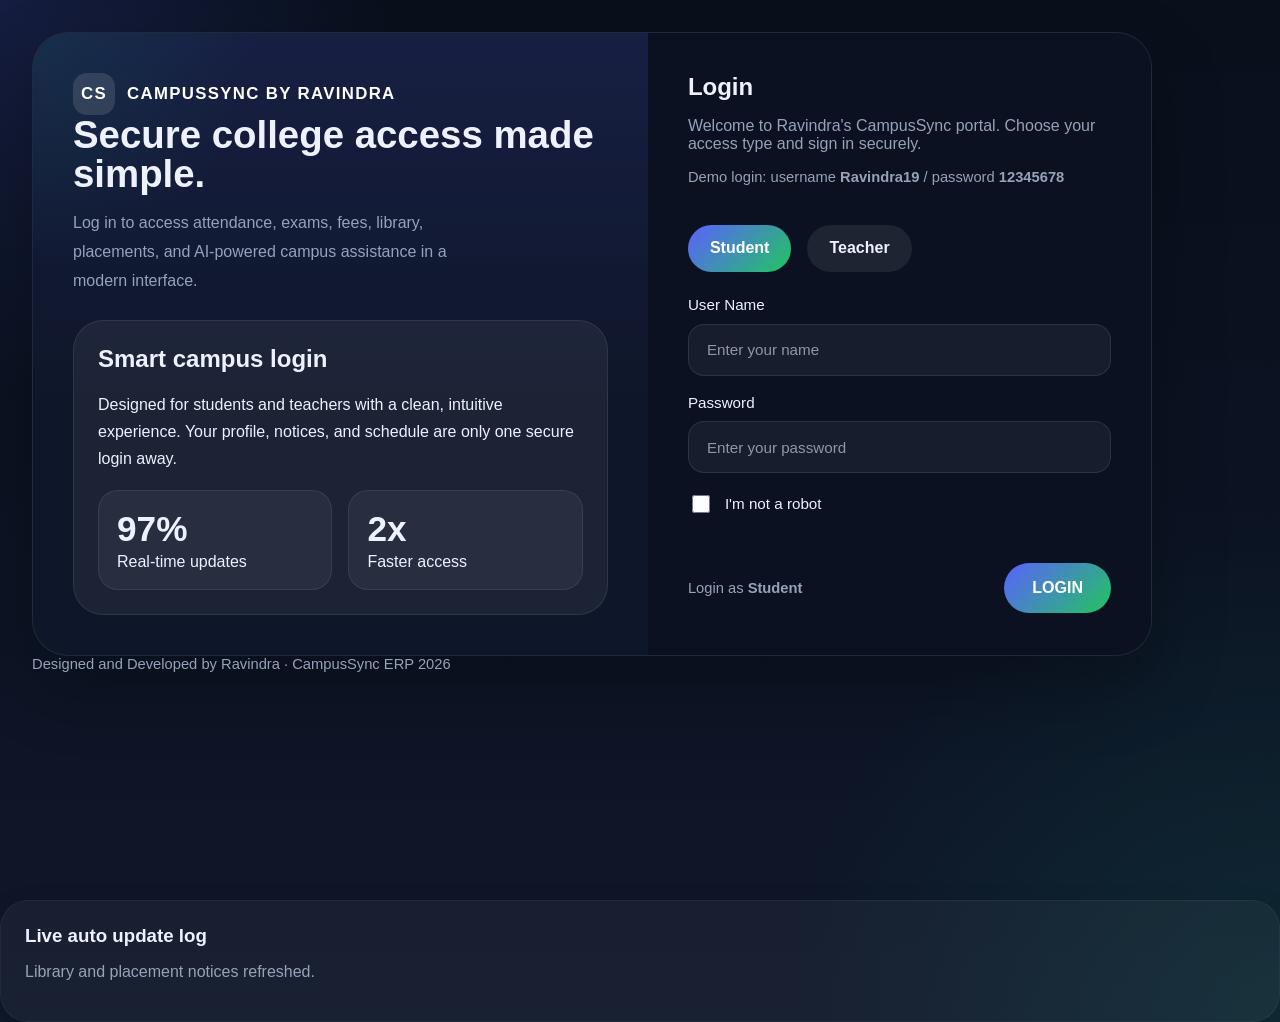
<file: site/library.html>
﻿<!DOCTYPE html>
<html lang="en">
<head>
  <meta charset="UTF-8">
  <meta name="viewport" content="width=device-width, initial-scale=1.0">
  <title>CampusSync AI | College ERP</title>
  <link rel="stylesheet" href="styles.css">
</head>
<body>
  <section id="loginPage" class="login-screen">
    <div>
      <div class="login-panel">
        <div class="login-art">
          <div>
            <div class="brand-tag"><span>CS</span> CampusSync by Ravindra</div>
            <div class="art-header">
              <h1>Secure college access made simple.</h1>
              <p>Log in to access attendance, exams, fees, library, placements, and AI-powered campus assistance in a modern interface.</p>
            </div>
          </div>

          <div class="promo-card">
            <h2>Smart campus login</h2>
            <p>Designed for students and teachers with a clean, intuitive experience. Your profile, notices, and schedule are only one secure login away.</p>
            <div class="promo-stats">
              <div class="stat">
                <strong>97%</strong>
                Real-time updates
              </div>
              <div class="stat">
                <strong>2x</strong>
                Faster access
              </div>
            </div>
          </div>
        </div>

        <form class="login-form" onsubmit="event.preventDefault(); login();">
          <div>
            <h2>Login</h2>
            <p>Welcome to Ravindra's CampusSync portal. Choose your access type and sign in securely.</p>
            <div class="login-note">Demo login: username <strong>Ravindra19</strong> / password <strong>12345678</strong></div>
          </div>

          <div class="pill-tabs">
            <button type="button" class="active" id="studentTab" onclick="setRole('Student')">Student</button>
            <button type="button" id="teacherTab" onclick="setRole('Teacher')">Teacher</button>
          </div>

          <div class="login-fields">
            <label>
              User Name
              <input type="text" id="loginUser" placeholder="Enter your name" autocomplete="username" />
            </label>
            <label>
              Password
              <input type="password" id="loginPass" placeholder="Enter your password" autocomplete="current-password" />
            </label>
            <div class="checkbox-row">
              <input type="checkbox" id="robotCheck" />
              <label for="robotCheck">I'm not a robot</label>
            </div>
            <div class="alert" id="loginAlert"></div>
          </div>

          <div class="login-action">
            <div class="login-note">Login as <strong id="currentRole">Student</strong></div>
            <button type="submit">LOGIN</button>
          </div>
        </form>
      </div>
      <div class="developer-note">Designed and Developed by Ravindra · CampusSync ERP 2026</div>
    </div>
  </section>

  <section id="dashboard" class="dashboard">
    <div class="app">
      <aside class="sidebar">
        <div class="brand">
          <h1>CampusSync</h1>
          <p>AI-powered college ERP for students, faculty, and admins.</p>
        </div>
              <ul class="nav-list">
        <li><a href="dashboard.html">Dashboard</a></li>
        <li><a href="students.html">Students</a></li>
        <li><a href="attendance.html">Attendance</a></li>
        <li><a href="exams.html">Exams</a></li>
        <li><a href="fees.html">Fees</a></li>
        <li class="active"><a href="library.html">Library</a></li>
        <li><a href="placement.html">Placement</a></li>
        <li><a href="support.html">Support</a></li>
              <li><a href="login/">Login</a></li>
        <li><a href="logs/">Logs</a></li>
</ul>
        <div class="sidebar-footer">
          <strong>Auto Daily Update</strong>
          <p>CampusSync refreshes attendance, schedules, and announcements automatically in smart mode.</p>
        </div>
      </aside>

      <main class="main">
        <section class="topbar">
          <div class="topbar-left">
            <h2>Library resources</h2>
            <p>Explore library hours, new arrivals, and book requests.</p>
          </div>
          <div class="status-pill">
            <span id="dailyStatus">Library view active</span>
          </div>
        </section>

        <section class="cards">
          <article class="card">
            <span>Active Students</span>
            <strong id="studentCount">5,230</strong>
            <div class="mini-metrics">
              <div class="metric">
                <span>Today</span>
                <strong>+24</strong>
              </div>
            </div>
          </article>

          <article class="card">
            <span>Attendance Rate</span>
            <strong id="attendanceRate">92%</strong>
            <div class="mini-metrics">
              <div class="metric">
                <span>Daily goal</span>
                <div class="progress"><span style="width: 92%"></span></div>
              </div>
            </div>
          </article>

          <article class="card">
            <span>Upcoming Classes</span>
            <strong id="classCount">12</strong>
            <div class="mini-metrics">
              <div class="metric">
                <span>Next lecture</span>
                <strong>09:00 AM</strong>
              </div>
            </div>
          </article>

          <article class="card">
            <span>AI Update Cycle</span>
            <strong id="nextRefresh">Auto refresh in 00:15</strong>
            <div class="mini-metrics">
              <div class="metric">
                <span>Mode</span>
                <span class="chip" id="autoModeChip">Enabled</span>
              </div>
            </div>
          </article>
        </section>

        <section class="grid panel-grid">
          <div class="panel">
            <h3>Daily Summary</h3>
            <p>CampusSync keeps the student dashboard updated automatically with attendance, assignment reminders, and campus announcements. Everything is presented clearly so students can focus on learning.</p>
            <div class="list-card" id="announcementList">
              <div class="list-item">
                <strong>New AI and data science books added to the library.</strong>
                <span class="chip">Library</span>
              </div>
              <div class="list-item">
                <strong>Library hours extended during exam week.</strong>
                <span class="chip">Library</span>
              </div>
              <div class="list-item">
                <strong>Digital resource access has been updated.</strong>
                <span class="chip">Library</span>
              </div>
            </div>
          </div>
          </div>

          <div class="panel ai-panel">
            <div class="toggle-row">
              <div>
                <h3>AI Assistant</h3>
                <p>Ask Nova anything about your campus schedule, attendance, fees, or exams.</p>
              </div>
              <label class="toggle">
                <input type="checkbox" id="autoModeToggle" checked onchange="toggleAutoMode()">
                <span class="slider"></span>
              </label>
            </div>

            <div class="input-group">
              <input type="text" id="question" placeholder="Ask your AI assistant anything..." />
              <div style="display:flex; gap:10px; flex-wrap: wrap;">
                <button type="button" onclick="setQuickPrompt('Show today\'s attendance summary')">Attendance</button>
                <button type="button" onclick="setQuickPrompt('What are my upcoming exams?')">Exams</button>
                <button type="button" onclick="setQuickPrompt('How much fee is due?')">Fees</button>
              </div>
              <button type="button" onclick="askAI()">Send to Nova</button>
            </div>

            <div class="response-box" id="response">NovaAI is ready to help with daily updates.</div>
          </div>
        </section>

        <section class="panel">
          <h3>Live auto update log</h3>
          <p id="logText">Viewing the Library section in CampusSync.</p>
        </section>
      </main>
    </div>
  </section>

  <script>
    const state = {
      autoMode: true,
      nextRefreshSeconds: 15,
      attendanceRate: 92,
      studentCount: 5230,
      classCount: 12,
      userName: 'Student',
      role: 'Student',
      credentials: { username: 'Ravindra19', password: '12345678' },
      announcements: [
        'New AI and data science books added to the library.',
        'Library hours extended during exam week.',
        'Digital resource access has been updated.',
      ],
      logMessages: [
        'Auto update started for daily attendance.',
        'Assignment reminders synced with student profiles.',
        'Library and placement notices refreshed.',
      ],
    };

    const sessionKey = 'campussync_logged_in';
    const userKey = 'campussync_user';

    function setSession(user) {
      localStorage.setItem(sessionKey, 'true');
      localStorage.setItem(userKey, user);
      const params = new URLSearchParams();
      params.set('loggedIn', 'true');
      params.set('user', user);
      history.replaceState(null, '', location.pathname + '?' + params.toString());
    }

    function clearSession() {
      localStorage.removeItem(sessionKey);
      localStorage.removeItem(userKey);
    }

    function isLoggedIn() {
      if (localStorage.getItem(sessionKey) === 'true') return true;
      const params = new URLSearchParams(location.search);
      return params.get('loggedIn') === 'true';
    }

    function getSavedUser() {
      const stored = localStorage.getItem(userKey);
      if (stored) return stored;
      const params = new URLSearchParams(location.search);
      return params.get('user') || 'Student';
    }

    function showLoggedInUI() {
      state.userName = getSavedUser();
      const greetingEl = document.getElementById('greetingName');
      if (greetingEl) greetingEl.textContent = state.userName;
      document.getElementById('loginPage').style.display = 'none';
      document.getElementById('dashboard').style.display = 'grid';
      updateUI();
      updateNavLinks();
    }

    function showLoginUI() {
      document.getElementById('loginPage').style.display = 'block';
      document.getElementById('dashboard').style.display = 'none';
      const alertBox = document.getElementById('loginAlert');
      if (alertBox) alertBox.textContent = '';
    }
    function setRole(value) {
      state.role = value;
      document.getElementById('currentRole').textContent = value;
      document.getElementById('studentTab').classList.toggle('active', value === 'Student');
      document.getElementById('teacherTab').classList.toggle('active', value === 'Teacher');
    }

        function login() {
      const userInput = document.getElementById('loginUser').value.trim();
      const passInput = document.getElementById('loginPass').value.trim();
      const robotChecked = document.getElementById('robotCheck').checked;
      const alertBox = document.getElementById('loginAlert');

      if (!userInput) {
        alertBox.textContent = 'Please enter your name to continue.';
        return;
      }
      if (!passInput) {
        alertBox.textContent = 'Please enter your password.';
        return;
      }
      if (!robotChecked) {
        alertBox.textContent = 'Please confirm you are not a robot.';
        return;
      }
      if (userInput !== state.credentials.username || passInput !== state.credentials.password) {
        alertBox.textContent = 'Invalid credentials. Use Ravindra19 / 12345678.';
        return;
      }
      alertBox.textContent = '';
      state.userName = userInput;
      setSession(state.userName);
      showLoggedInUI();
    }

    function formatTimer(seconds) {
      const minutes = Math.floor(seconds / 60).toString().padStart(2, '0');
      const secs = (seconds % 60).toString().padStart(2, '0');
      return `${minutes}:${secs}`;
    }

    function updateUI() {
      document.getElementById('attendanceRate').textContent = `${state.attendanceRate.toFixed(1)}%`;
      document.getElementById('studentCount').textContent = state.studentCount.toLocaleString();
      document.getElementById('classCount').textContent = state.classCount;
      document.getElementById('nextRefresh').textContent = `Auto refresh in ${formatTimer(state.nextRefreshSeconds)}`;
      document.getElementById('dailyStatus').textContent = state.autoMode ? 'Auto mode active' : 'Auto mode paused';
      document.getElementById('autoModeChip').textContent = state.autoMode ? 'Enabled' : 'Paused';
      document.getElementById('announcementList').innerHTML = state.announcements.map(item => `
        <div class="list-item">
          <strong>${item}</strong>
          <span class="chip">Live</span>
        </div>
      `).join('');
      document.getElementById('logText').textContent = state.logMessages[state.logMessages.length - 1];
    }

    function toggleAutoMode() {
      state.autoMode = !state.autoMode;
      document.getElementById('autoModeToggle').checked = state.autoMode;
      updateUI();
    }

    function performRefresh() {
      if (!state.autoMode) return;
      state.nextRefreshSeconds = 15;
      state.attendanceRate = Math.min(100, state.attendanceRate + 0.3);
      state.studentCount += 1;
      state.classCount = 11 + Math.floor(Math.random() * 5);
      const newAnnouncement = `Update ${state.logMessages.length + 1}: System refreshed at ${new Date().toLocaleTimeString()}.`;
      state.announcements.unshift(newAnnouncement);
      if (state.announcements.length > 4) state.announcements.pop();
      state.logMessages.push('Auto mode refreshed campus data for students.');
      if (state.logMessages.length > 6) state.logMessages.shift();
      updateUI();
    }

    function tickTimer() {
      if (state.autoMode) {
        state.nextRefreshSeconds -= 1;
        if (state.nextRefreshSeconds <= 0) {
          performRefresh();
        }
      }
      updateUI();
    }

    function askAI() {
      const question = document.getElementById('question').value.trim();
      const responseElement = document.getElementById('response');
      if (!question) {
        responseElement.textContent = 'Please type a question for NovaAI.';
        return;
      }

      const lower = question.toLowerCase();
      let answer = 'NovaAI is preparing a response...';

      if (lower.includes('attendance')) {
        answer = `Today's attendance is ${state.attendanceRate.toFixed(1)}% across all programs. Keep up the good work and attend the next class at 9:00 AM.`;
      } else if (lower.includes('exam')) {
        answer = 'Upcoming exams are scheduled next week. Check the exam portal for dates and hall details.';
      } else if (lower.includes('fee')) {
        answer = 'Your fee status is clear for this semester. Next payment reminder will arrive 10 days before the deadline.';
      } else if (lower.includes('library')) {
        answer = 'Library hours are 8 AM to 8 PM today. New book arrivals include AI and data science titles.';
      } else if (lower.includes('what') || lower.includes('how') || lower.includes('show')) {
        answer = 'NovaAI can provide attendance, schedule, exam, fee, and campus announcements instantly. Try asking a question about your day.';
      } else {
        answer = 'AI Assistant: I found the latest campus summary and daily updates for you. Ask something more specific for a detailed answer.';
      }

      responseElement.textContent = answer;
    }

    function setQuickPrompt(text) {
      document.getElementById('question').value = text;
      askAI();
    }

    function updateSection(section) {
      const pageData = {
        Dashboard: {
          title: `Welcome back, ${state.userName}`,
          description: 'Campus ERP updated automatically in smart AI mode.',
          studentCount: 5230,
          attendanceRate: 92,
          classCount: 12,
          announcements: [
            'Assignment Reminder: Submit lab report by 6 PM today.',
            'Cultural Fest registration open until Friday.',
            'Library hours updated from Monday.',
          ],
          tag: 'Live',
        },
        Students: {
          title: 'Student directory overview',
          description: 'Review student profiles, class progress, and campus engagement.',
          studentCount: 5280,
          attendanceRate: 94,
          classCount: 14,
          announcements: [
            'New student registrations processed successfully.',
            'Top performers recognized in the monthly leaderboard.',
            'Mentorship sessions scheduled for this week.',
          ],
          tag: 'Students',
        },
        Attendance: {
          title: 'Attendance analytics',
          description: 'Track daily attendance and improve classroom participation.',
          studentCount: 5230,
          attendanceRate: 96,
          classCount: 13,
          announcements: [
            'Attendance report generated for today.',
            'Absent alerts sent to parents and counselors.',
            'Attendance trend improved by 3% this week.',
          ],
          tag: 'Attendance',
        },
        Exams: {
          title: 'Exam schedule and results',
          description: 'View upcoming exams, results, and preparation alerts.',
          studentCount: 5230,
          attendanceRate: 91,
          classCount: 12,
          announcements: [
            'Midterm schedule finalized for next Monday.',
            'Exam hall assignments published to students.',
            'Study resources available in the AI assistant.',
          ],
          tag: 'Exams',
        },
        Fees: {
          title: 'Fees dashboard',
          description: 'Check fee statuses, dues, and secure payment reminders.',
          studentCount: 5230,
          attendanceRate: 92,
          classCount: 12,
          announcements: [
            'Fee due reminders sent to students with pending balances.',
            'Online payment portal is now faster and secure.',
            'Scholarship updates are available in the finance panel.',
          ],
          tag: 'Fees',
        },
        Library: {
          title: 'Library resources',
          description: 'Explore library hours, new arrivals, and book requests.',
          studentCount: 5230,
          attendanceRate: 92,
          classCount: 12,
          announcements: [
            'New AI and data science books added to the library.',
            'Library hours extended during exam week.',
            'Digital resource access has been updated.',
          ],
          tag: 'Library',
        },
        Placement: {
          title: 'Placement activity',
          description: 'Monitor placement drives, offers, and candidate readiness.',
          studentCount: 5230,
          attendanceRate: 92,
          classCount: 12,
          announcements: [
            'Placement drive registrations are now open.',
            'Top companies are scheduled for next month.',
            'Interview preparation sessions are live.',
          ],
          tag: 'Placement',
        },
        Support: {
          title: 'Campus support',
          description: 'Access campus support, helpdesk, and student services.',
          studentCount: 5230,
          attendanceRate: 92,
          classCount: 12,
          announcements: [
            'Support tickets are being handled within 24 hours.',
            'Live chat is available for urgent campus needs.',
            'Student service feedback is now easier to submit.',
          ],
          tag: 'Support',
        },
      };

      const data = pageData[section] || pageData.Dashboard;
      document.querySelectorAll('.nav-list li').forEach((item) => {
        item.classList.toggle('active', item.textContent.trim() === section);
      });
      document.querySelector('.topbar-left h2').innerHTML = section === 'Dashboard'
        ? `Welcome back, <span id="greetingName">${state.userName}</span>`
        : data.title;
      document.querySelector('.topbar-left p').textContent = data.description;
      document.getElementById('studentCount').textContent = data.studentCount.toLocaleString();
      document.getElementById('attendanceRate').textContent = `${data.attendanceRate.toFixed(1)}%`;
      document.getElementById('classCount').textContent = data.classCount;
      document.getElementById('dailyStatus').textContent = `${section} view active`;
      document.getElementById('announcementList').innerHTML = data.announcements
        .map((item) => `
          <div class="list-item">
            <strong>${item}</strong>
            <span class="chip">${data.tag}</span>
          </div>
        `)
        .join('');
      document.getElementById('logText').textContent = `Viewing the ${section} section in CampusSync.`;
    }

    function updateNavLinks() {
      document.querySelectorAll('.nav-list li a').forEach((link) => {
        const base = link.getAttribute('href').split('?')[0];
        if (isLoggedIn()) {
          const params = new URLSearchParams();
          params.set('loggedIn', 'true');
          params.set('user', state.userName);
          link.setAttribute('href', `${base}?${params.toString()}`);
        } else {
          link.setAttribute('href', base);
        }
      });
    }

    function attachNavHandlers() {
      updateNavLinks();
      document.querySelectorAll('.nav-list li').forEach((item) => {
        item.style.cursor = 'pointer';
        item.addEventListener('click', () => updateSection(item.textContent.trim()));
      });
    }

    window.addEventListener('DOMContentLoaded', () => {
      setRole('Student');
      attachNavHandlers();
      if (isLoggedIn()) {
        showLoggedInUI();
      } else {
        showLoginUI();
      }
      setInterval(tickTimer, 1000);
    });
  </script>
</body>
</html>
</file>
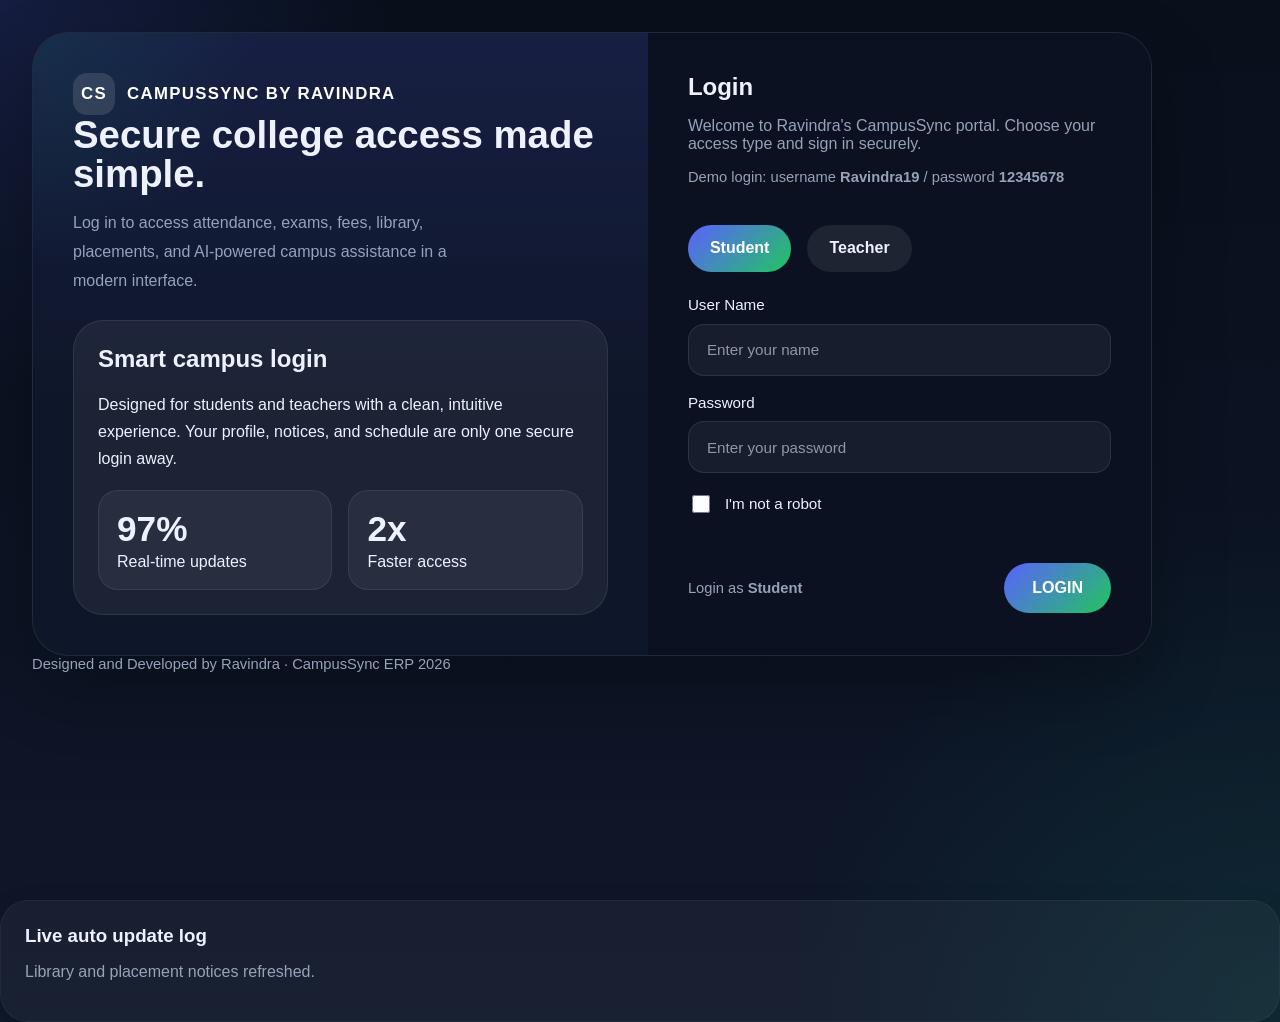
<file: site/placement.html>
﻿<!DOCTYPE html>
<html lang="en">
<head>
  <meta charset="UTF-8">
  <meta name="viewport" content="width=device-width, initial-scale=1.0">
  <title>CampusSync AI | College ERP</title>
  <link rel="stylesheet" href="styles.css">
</head>
<body>
  <section id="loginPage" class="login-screen">
    <div>
      <div class="login-panel">
        <div class="login-art">
          <div>
            <div class="brand-tag"><span>CS</span> CampusSync by Ravindra</div>
            <div class="art-header">
              <h1>Secure college access made simple.</h1>
              <p>Log in to access attendance, exams, fees, library, placements, and AI-powered campus assistance in a modern interface.</p>
            </div>
          </div>

          <div class="promo-card">
            <h2>Smart campus login</h2>
            <p>Designed for students and teachers with a clean, intuitive experience. Your profile, notices, and schedule are only one secure login away.</p>
            <div class="promo-stats">
              <div class="stat">
                <strong>97%</strong>
                Real-time updates
              </div>
              <div class="stat">
                <strong>2x</strong>
                Faster access
              </div>
            </div>
          </div>
        </div>

        <form class="login-form" onsubmit="event.preventDefault(); login();">
          <div>
            <h2>Login</h2>
            <p>Welcome to Ravindra's CampusSync portal. Choose your access type and sign in securely.</p>
            <div class="login-note">Demo login: username <strong>Ravindra19</strong> / password <strong>12345678</strong></div>
          </div>

          <div class="pill-tabs">
            <button type="button" class="active" id="studentTab" onclick="setRole('Student')">Student</button>
            <button type="button" id="teacherTab" onclick="setRole('Teacher')">Teacher</button>
          </div>

          <div class="login-fields">
            <label>
              User Name
              <input type="text" id="loginUser" placeholder="Enter your name" autocomplete="username" />
            </label>
            <label>
              Password
              <input type="password" id="loginPass" placeholder="Enter your password" autocomplete="current-password" />
            </label>
            <div class="checkbox-row">
              <input type="checkbox" id="robotCheck" />
              <label for="robotCheck">I'm not a robot</label>
            </div>
            <div class="alert" id="loginAlert"></div>
          </div>

          <div class="login-action">
            <div class="login-note">Login as <strong id="currentRole">Student</strong></div>
            <button type="submit">LOGIN</button>
          </div>
        </form>
      </div>
      <div class="developer-note">Designed and Developed by Ravindra · CampusSync ERP 2026</div>
    </div>
  </section>

  <section id="dashboard" class="dashboard">
    <div class="app">
      <aside class="sidebar">
        <div class="brand">
          <h1>CampusSync</h1>
          <p>AI-powered college ERP for students, faculty, and admins.</p>
        </div>
              <ul class="nav-list">
        <li><a href="dashboard.html">Dashboard</a></li>
        <li><a href="students.html">Students</a></li>
        <li><a href="attendance.html">Attendance</a></li>
        <li><a href="exams.html">Exams</a></li>
        <li><a href="fees.html">Fees</a></li>
        <li><a href="library.html">Library</a></li>
        <li class="active"><a href="placement.html">Placement</a></li>
        <li><a href="support.html">Support</a></li>
              <li><a href="login/">Login</a></li>
        <li><a href="logs/">Logs</a></li>
</ul>
        <div class="sidebar-footer">
          <strong>Auto Daily Update</strong>
          <p>CampusSync refreshes attendance, schedules, and announcements automatically in smart mode.</p>
        </div>
      </aside>

      <main class="main">
        <section class="topbar">
          <div class="topbar-left">
            <h2>Placement activity</h2>
            <p>Monitor placement drives, offers, and candidate readiness.</p>
          </div>
          <div class="status-pill">
            <span id="dailyStatus">Placement view active</span>
          </div>
        </section>

        <section class="cards">
          <article class="card">
            <span>Active Students</span>
            <strong id="studentCount">5,230</strong>
            <div class="mini-metrics">
              <div class="metric">
                <span>Today</span>
                <strong>+24</strong>
              </div>
            </div>
          </article>

          <article class="card">
            <span>Attendance Rate</span>
            <strong id="attendanceRate">92%</strong>
            <div class="mini-metrics">
              <div class="metric">
                <span>Daily goal</span>
                <div class="progress"><span style="width: 92%"></span></div>
              </div>
            </div>
          </article>

          <article class="card">
            <span>Upcoming Classes</span>
            <strong id="classCount">12</strong>
            <div class="mini-metrics">
              <div class="metric">
                <span>Next lecture</span>
                <strong>09:00 AM</strong>
              </div>
            </div>
          </article>

          <article class="card">
            <span>AI Update Cycle</span>
            <strong id="nextRefresh">Auto refresh in 00:15</strong>
            <div class="mini-metrics">
              <div class="metric">
                <span>Mode</span>
                <span class="chip" id="autoModeChip">Enabled</span>
              </div>
            </div>
          </article>
        </section>

        <section class="grid panel-grid">
          <div class="panel">
            <h3>Daily Summary</h3>
            <p>CampusSync keeps the student dashboard updated automatically with attendance, assignment reminders, and campus announcements. Everything is presented clearly so students can focus on learning.</p>
            <div class="list-card" id="announcementList">
              <div class="list-item">
                <strong>Placement drive registrations are now open.</strong>
                <span class="chip">Placement</span>
              </div>
              <div class="list-item">
                <strong>Top companies are scheduled for next month.</strong>
                <span class="chip">Placement</span>
              </div>
              <div class="list-item">
                <strong>Interview preparation sessions are live.</strong>
                <span class="chip">Placement</span>
              </div>
            </div>
          </div>
          </div>

          <div class="panel ai-panel">
            <div class="toggle-row">
              <div>
                <h3>AI Assistant</h3>
                <p>Ask Nova anything about your campus schedule, attendance, fees, or exams.</p>
              </div>
              <label class="toggle">
                <input type="checkbox" id="autoModeToggle" checked onchange="toggleAutoMode()">
                <span class="slider"></span>
              </label>
            </div>

            <div class="input-group">
              <input type="text" id="question" placeholder="Ask your AI assistant anything..." />
              <div style="display:flex; gap:10px; flex-wrap: wrap;">
                <button type="button" onclick="setQuickPrompt('Show today\'s attendance summary')">Attendance</button>
                <button type="button" onclick="setQuickPrompt('What are my upcoming exams?')">Exams</button>
                <button type="button" onclick="setQuickPrompt('How much fee is due?')">Fees</button>
              </div>
              <button type="button" onclick="askAI()">Send to Nova</button>
            </div>

            <div class="response-box" id="response">NovaAI is ready to help with daily updates.</div>
          </div>
        </section>

        <section class="panel">
          <h3>Live auto update log</h3>
          <p id="logText">Viewing the Placement section in CampusSync.</p>
        </section>
      </main>
    </div>
  </section>

  <script>
    const state = {
      autoMode: true,
      nextRefreshSeconds: 15,
      attendanceRate: 92,
      studentCount: 5230,
      classCount: 12,
      userName: 'Student',
      role: 'Student',
      credentials: { username: 'Ravindra19', password: '12345678' },
      announcements: [
        'Placement drive registrations are now open.',
        'Top companies are scheduled for next month.',
        'Interview preparation sessions are live.',
      ],
      logMessages: [
        'Auto update started for daily attendance.',
        'Assignment reminders synced with student profiles.',
        'Library and placement notices refreshed.',
      ],
    };

    const sessionKey = 'campussync_logged_in';
    const userKey = 'campussync_user';

    function setSession(user) {
      localStorage.setItem(sessionKey, 'true');
      localStorage.setItem(userKey, user);
      const params = new URLSearchParams();
      params.set('loggedIn', 'true');
      params.set('user', user);
      history.replaceState(null, '', location.pathname + '?' + params.toString());
    }

    function clearSession() {
      localStorage.removeItem(sessionKey);
      localStorage.removeItem(userKey);
    }

    function isLoggedIn() {
      if (localStorage.getItem(sessionKey) === 'true') return true;
      const params = new URLSearchParams(location.search);
      return params.get('loggedIn') === 'true';
    }

    function getSavedUser() {
      const stored = localStorage.getItem(userKey);
      if (stored) return stored;
      const params = new URLSearchParams(location.search);
      return params.get('user') || 'Student';
    }

    function showLoggedInUI() {
      state.userName = getSavedUser();
      const greetingEl = document.getElementById('greetingName');
      if (greetingEl) greetingEl.textContent = state.userName;
      document.getElementById('loginPage').style.display = 'none';
      document.getElementById('dashboard').style.display = 'grid';
      updateUI();
      updateNavLinks();
    }

    function showLoginUI() {
      document.getElementById('loginPage').style.display = 'block';
      document.getElementById('dashboard').style.display = 'none';
      const alertBox = document.getElementById('loginAlert');
      if (alertBox) alertBox.textContent = '';
    }
    function setRole(value) {
      state.role = value;
      document.getElementById('currentRole').textContent = value;
      document.getElementById('studentTab').classList.toggle('active', value === 'Student');
      document.getElementById('teacherTab').classList.toggle('active', value === 'Teacher');
    }

        function login() {
      const userInput = document.getElementById('loginUser').value.trim();
      const passInput = document.getElementById('loginPass').value.trim();
      const robotChecked = document.getElementById('robotCheck').checked;
      const alertBox = document.getElementById('loginAlert');

      if (!userInput) {
        alertBox.textContent = 'Please enter your name to continue.';
        return;
      }
      if (!passInput) {
        alertBox.textContent = 'Please enter your password.';
        return;
      }
      if (!robotChecked) {
        alertBox.textContent = 'Please confirm you are not a robot.';
        return;
      }
      if (userInput !== state.credentials.username || passInput !== state.credentials.password) {
        alertBox.textContent = 'Invalid credentials. Use Ravindra19 / 12345678.';
        return;
      }
      alertBox.textContent = '';
      state.userName = userInput;
      setSession(state.userName);
      showLoggedInUI();
    }

    function formatTimer(seconds) {
      const minutes = Math.floor(seconds / 60).toString().padStart(2, '0');
      const secs = (seconds % 60).toString().padStart(2, '0');
      return `${minutes}:${secs}`;
    }

    function updateUI() {
      document.getElementById('attendanceRate').textContent = `${state.attendanceRate.toFixed(1)}%`;
      document.getElementById('studentCount').textContent = state.studentCount.toLocaleString();
      document.getElementById('classCount').textContent = state.classCount;
      document.getElementById('nextRefresh').textContent = `Auto refresh in ${formatTimer(state.nextRefreshSeconds)}`;
      document.getElementById('dailyStatus').textContent = state.autoMode ? 'Auto mode active' : 'Auto mode paused';
      document.getElementById('autoModeChip').textContent = state.autoMode ? 'Enabled' : 'Paused';
      document.getElementById('announcementList').innerHTML = state.announcements.map(item => `
        <div class="list-item">
          <strong>${item}</strong>
          <span class="chip">Live</span>
        </div>
      `).join('');
      document.getElementById('logText').textContent = state.logMessages[state.logMessages.length - 1];
    }

    function toggleAutoMode() {
      state.autoMode = !state.autoMode;
      document.getElementById('autoModeToggle').checked = state.autoMode;
      updateUI();
    }

    function performRefresh() {
      if (!state.autoMode) return;
      state.nextRefreshSeconds = 15;
      state.attendanceRate = Math.min(100, state.attendanceRate + 0.3);
      state.studentCount += 1;
      state.classCount = 11 + Math.floor(Math.random() * 5);
      const newAnnouncement = `Update ${state.logMessages.length + 1}: System refreshed at ${new Date().toLocaleTimeString()}.`;
      state.announcements.unshift(newAnnouncement);
      if (state.announcements.length > 4) state.announcements.pop();
      state.logMessages.push('Auto mode refreshed campus data for students.');
      if (state.logMessages.length > 6) state.logMessages.shift();
      updateUI();
    }

    function tickTimer() {
      if (state.autoMode) {
        state.nextRefreshSeconds -= 1;
        if (state.nextRefreshSeconds <= 0) {
          performRefresh();
        }
      }
      updateUI();
    }

    function askAI() {
      const question = document.getElementById('question').value.trim();
      const responseElement = document.getElementById('response');
      if (!question) {
        responseElement.textContent = 'Please type a question for NovaAI.';
        return;
      }

      const lower = question.toLowerCase();
      let answer = 'NovaAI is preparing a response...';

      if (lower.includes('attendance')) {
        answer = `Today's attendance is ${state.attendanceRate.toFixed(1)}% across all programs. Keep up the good work and attend the next class at 9:00 AM.`;
      } else if (lower.includes('exam')) {
        answer = 'Upcoming exams are scheduled next week. Check the exam portal for dates and hall details.';
      } else if (lower.includes('fee')) {
        answer = 'Your fee status is clear for this semester. Next payment reminder will arrive 10 days before the deadline.';
      } else if (lower.includes('library')) {
        answer = 'Library hours are 8 AM to 8 PM today. New book arrivals include AI and data science titles.';
      } else if (lower.includes('what') || lower.includes('how') || lower.includes('show')) {
        answer = 'NovaAI can provide attendance, schedule, exam, fee, and campus announcements instantly. Try asking a question about your day.';
      } else {
        answer = 'AI Assistant: I found the latest campus summary and daily updates for you. Ask something more specific for a detailed answer.';
      }

      responseElement.textContent = answer;
    }

    function setQuickPrompt(text) {
      document.getElementById('question').value = text;
      askAI();
    }

    function updateSection(section) {
      const pageData = {
        Dashboard: {
          title: `Welcome back, ${state.userName}`,
          description: 'Campus ERP updated automatically in smart AI mode.',
          studentCount: 5230,
          attendanceRate: 92,
          classCount: 12,
          announcements: [
            'Assignment Reminder: Submit lab report by 6 PM today.',
            'Cultural Fest registration open until Friday.',
            'Library hours updated from Monday.',
          ],
          tag: 'Live',
        },
        Students: {
          title: 'Student directory overview',
          description: 'Review student profiles, class progress, and campus engagement.',
          studentCount: 5280,
          attendanceRate: 94,
          classCount: 14,
          announcements: [
            'New student registrations processed successfully.',
            'Top performers recognized in the monthly leaderboard.',
            'Mentorship sessions scheduled for this week.',
          ],
          tag: 'Students',
        },
        Attendance: {
          title: 'Attendance analytics',
          description: 'Track daily attendance and improve classroom participation.',
          studentCount: 5230,
          attendanceRate: 96,
          classCount: 13,
          announcements: [
            'Attendance report generated for today.',
            'Absent alerts sent to parents and counselors.',
            'Attendance trend improved by 3% this week.',
          ],
          tag: 'Attendance',
        },
        Exams: {
          title: 'Exam schedule and results',
          description: 'View upcoming exams, results, and preparation alerts.',
          studentCount: 5230,
          attendanceRate: 91,
          classCount: 12,
          announcements: [
            'Midterm schedule finalized for next Monday.',
            'Exam hall assignments published to students.',
            'Study resources available in the AI assistant.',
          ],
          tag: 'Exams',
        },
        Fees: {
          title: 'Fees dashboard',
          description: 'Check fee statuses, dues, and secure payment reminders.',
          studentCount: 5230,
          attendanceRate: 92,
          classCount: 12,
          announcements: [
            'Fee due reminders sent to students with pending balances.',
            'Online payment portal is now faster and secure.',
            'Scholarship updates are available in the finance panel.',
          ],
          tag: 'Fees',
        },
        Library: {
          title: 'Library resources',
          description: 'Explore library hours, new arrivals, and book requests.',
          studentCount: 5230,
          attendanceRate: 92,
          classCount: 12,
          announcements: [
            'New AI and data science books added to the library.',
            'Library hours extended during exam week.',
            'Digital resource access has been updated.',
          ],
          tag: 'Library',
        },
        Placement: {
          title: 'Placement activity',
          description: 'Monitor placement drives, offers, and candidate readiness.',
          studentCount: 5230,
          attendanceRate: 92,
          classCount: 12,
          announcements: [
            'Placement drive registrations are now open.',
            'Top companies are scheduled for next month.',
            'Interview preparation sessions are live.',
          ],
          tag: 'Placement',
        },
        Support: {
          title: 'Campus support',
          description: 'Access campus support, helpdesk, and student services.',
          studentCount: 5230,
          attendanceRate: 92,
          classCount: 12,
          announcements: [
            'Support tickets are being handled within 24 hours.',
            'Live chat is available for urgent campus needs.',
            'Student service feedback is now easier to submit.',
          ],
          tag: 'Support',
        },
      };

      const data = pageData[section] || pageData.Dashboard;
      document.querySelectorAll('.nav-list li').forEach((item) => {
        item.classList.toggle('active', item.textContent.trim() === section);
      });
      document.querySelector('.topbar-left h2').innerHTML = section === 'Dashboard'
        ? `Welcome back, <span id="greetingName">${state.userName}</span>`
        : data.title;
      document.querySelector('.topbar-left p').textContent = data.description;
      document.getElementById('studentCount').textContent = data.studentCount.toLocaleString();
      document.getElementById('attendanceRate').textContent = `${data.attendanceRate.toFixed(1)}%`;
      document.getElementById('classCount').textContent = data.classCount;
      document.getElementById('dailyStatus').textContent = `${section} view active`;
      document.getElementById('announcementList').innerHTML = data.announcements
        .map((item) => `
          <div class="list-item">
            <strong>${item}</strong>
            <span class="chip">${data.tag}</span>
          </div>
        `)
        .join('');
      document.getElementById('logText').textContent = `Viewing the ${section} section in CampusSync.`;
    }

    function updateNavLinks() {
      document.querySelectorAll('.nav-list li a').forEach((link) => {
        const base = link.getAttribute('href').split('?')[0];
        if (isLoggedIn()) {
          const params = new URLSearchParams();
          params.set('loggedIn', 'true');
          params.set('user', state.userName);
          link.setAttribute('href', `${base}?${params.toString()}`);
        } else {
          link.setAttribute('href', base);
        }
      });
    }

    function attachNavHandlers() {
      updateNavLinks();
      document.querySelectorAll('.nav-list li').forEach((item) => {
        item.style.cursor = 'pointer';
        item.addEventListener('click', () => updateSection(item.textContent.trim()));
      });
    }

    window.addEventListener('DOMContentLoaded', () => {
      setRole('Student');
      attachNavHandlers();
      if (isLoggedIn()) {
        showLoggedInUI();
      } else {
        showLoginUI();
      }
      setInterval(tickTimer, 1000);
    });
  </script>
</body>
</html>
</file>
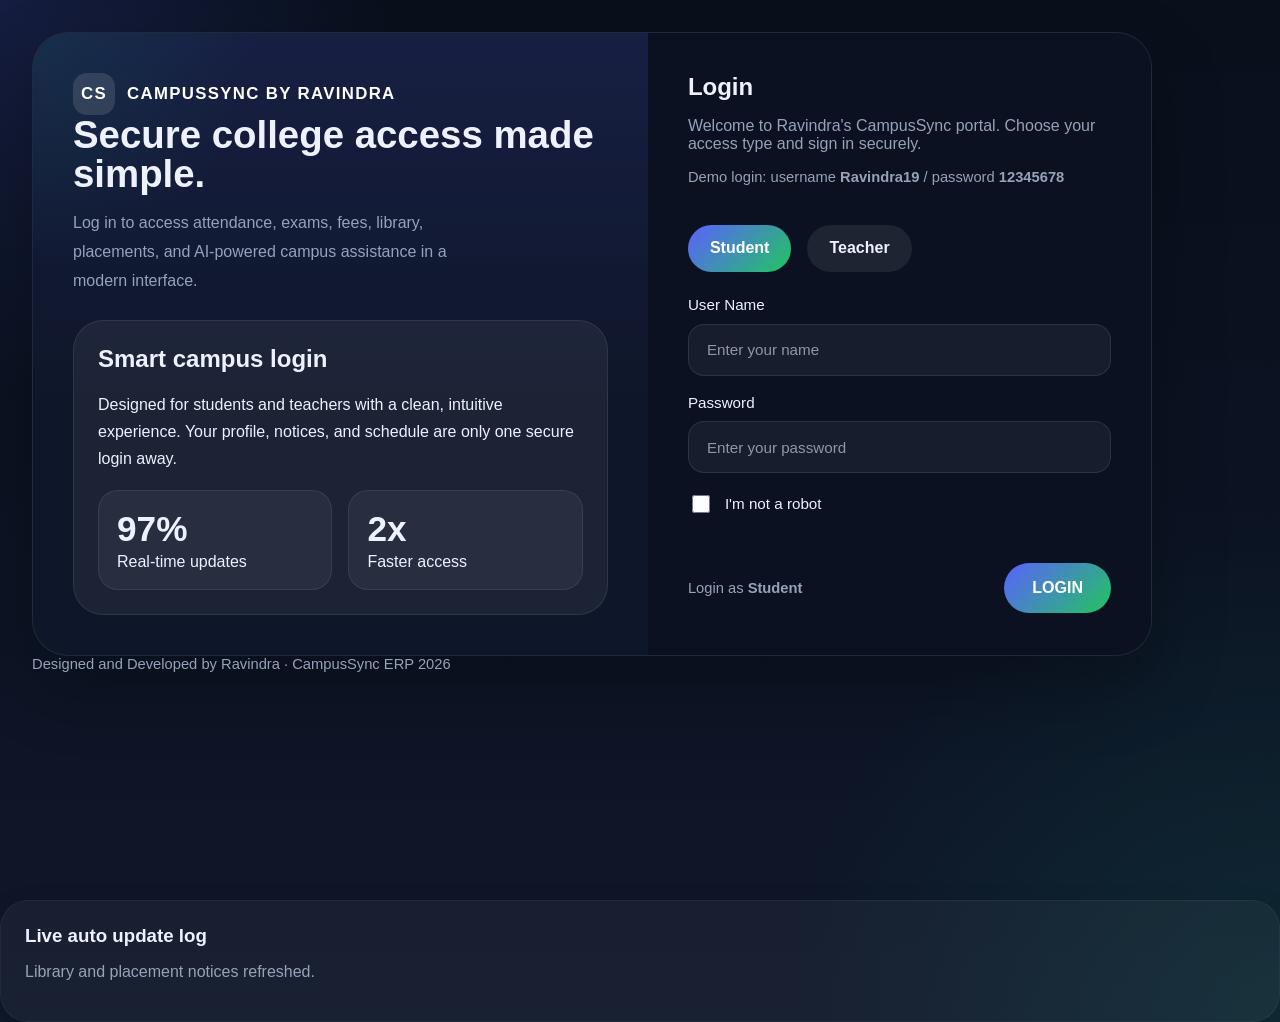
<file: site/students.html>
﻿<!DOCTYPE html>
<html lang="en">
<head>
  <meta charset="UTF-8">
  <meta name="viewport" content="width=device-width, initial-scale=1.0">
  <title>CampusSync AI | College ERP</title>
  <link rel="stylesheet" href="styles.css">
</head>
<body>
  <section id="loginPage" class="login-screen">
    <div>
      <div class="login-panel">
        <div class="login-art">
          <div>
            <div class="brand-tag"><span>CS</span> CampusSync by Ravindra</div>
            <div class="art-header">
              <h1>Secure college access made simple.</h1>
              <p>Log in to access attendance, exams, fees, library, placements, and AI-powered campus assistance in a modern interface.</p>
            </div>
          </div>

          <div class="promo-card">
            <h2>Smart campus login</h2>
            <p>Designed for students and teachers with a clean, intuitive experience. Your profile, notices, and schedule are only one secure login away.</p>
            <div class="promo-stats">
              <div class="stat">
                <strong>97%</strong>
                Real-time updates
              </div>
              <div class="stat">
                <strong>2x</strong>
                Faster access
              </div>
            </div>
          </div>
        </div>

        <form class="login-form" onsubmit="event.preventDefault(); login();">
          <div>
            <h2>Login</h2>
            <p>Welcome to Ravindra's CampusSync portal. Choose your access type and sign in securely.</p>
            <div class="login-note">Demo login: username <strong>Ravindra19</strong> / password <strong>12345678</strong></div>
          </div>

          <div class="pill-tabs">
            <button type="button" class="active" id="studentTab" onclick="setRole('Student')">Student</button>
            <button type="button" id="teacherTab" onclick="setRole('Teacher')">Teacher</button>
          </div>

          <div class="login-fields">
            <label>
              User Name
              <input type="text" id="loginUser" placeholder="Enter your name" autocomplete="username" />
            </label>
            <label>
              Password
              <input type="password" id="loginPass" placeholder="Enter your password" autocomplete="current-password" />
            </label>
            <div class="checkbox-row">
              <input type="checkbox" id="robotCheck" />
              <label for="robotCheck">I'm not a robot</label>
            </div>
            <div class="alert" id="loginAlert"></div>
          </div>

          <div class="login-action">
            <div class="login-note">Login as <strong id="currentRole">Student</strong></div>
            <button type="submit">LOGIN</button>
          </div>
        </form>
      </div>
      <div class="developer-note">Designed and Developed by Ravindra · CampusSync ERP 2026</div>
    </div>
  </section>

  <section id="dashboard" class="dashboard">
    <div class="app">
      <aside class="sidebar">
        <div class="brand">
          <h1>CampusSync</h1>
          <p>AI-powered college ERP for students, faculty, and admins.</p>
        </div>
              <ul class="nav-list">
        <li><a href="dashboard.html">Dashboard</a></li>
        <li class="active"><a href="students.html">Students</a></li>
        <li><a href="attendance.html">Attendance</a></li>
        <li><a href="exams.html">Exams</a></li>
        <li><a href="fees.html">Fees</a></li>
        <li><a href="library.html">Library</a></li>
        <li><a href="placement.html">Placement</a></li>
        <li><a href="support.html">Support</a></li>
              <li><a href="login/">Login</a></li>
        <li><a href="logs/">Logs</a></li>
</ul>
        <div class="sidebar-footer">
          <strong>Auto Daily Update</strong>
          <p>CampusSync refreshes attendance, schedules, and announcements automatically in smart mode.</p>
        </div>
      </aside>

      <main class="main">
        <section class="topbar">
          <div class="topbar-left">
            <h2>Student directory overview</h2>
            <p>Review student profiles, class progress, and campus engagement.</p>
          </div>
          <div class="status-pill">
            <span id="dailyStatus">Students view active</span>
          </div>
        </section>

        <section class="cards">
          <article class="card">
            <span>Active Students</span>
            <strong id="studentCount">5,280</strong>
            <div class="mini-metrics">
              <div class="metric">
                <span>Today</span>
                <strong>+24</strong>
              </div>
            </div>
          </article>

          <article class="card">
            <span>Attendance Rate</span>
            <strong id="attendanceRate">94%</strong>
            <div class="mini-metrics">
              <div class="metric">
                <span>Daily goal</span>
                <div class="progress"><span style="width: 92%"></span></div>
              </div>
            </div>
          </article>

          <article class="card">
            <span>Upcoming Classes</span>
            <strong id="classCount">14</strong>
            <div class="mini-metrics">
              <div class="metric">
                <span>Next lecture</span>
                <strong>09:00 AM</strong>
              </div>
            </div>
          </article>

          <article class="card">
            <span>AI Update Cycle</span>
            <strong id="nextRefresh">Auto refresh in 00:15</strong>
            <div class="mini-metrics">
              <div class="metric">
                <span>Mode</span>
                <span class="chip" id="autoModeChip">Enabled</span>
              </div>
            </div>
          </article>
        </section>

        <section class="grid panel-grid">
          <div class="panel">
            <h3>Daily Summary</h3>
            <p>CampusSync keeps the student dashboard updated automatically with attendance, assignment reminders, and campus announcements. Everything is presented clearly so students can focus on learning.</p>
            <div class="list-card" id="announcementList">
              <div class="list-item">
                <strong>New student registrations processed successfully.</strong>
                <span class="chip">Students</span>
              </div>
              <div class="list-item">
                <strong>Top performers recognized in the monthly leaderboard.</strong>
                <span class="chip">Students</span>
              </div>
              <div class="list-item">
                <strong>Mentorship sessions scheduled for this week.</strong>
                <span class="chip">Students</span>
              </div>
            </div>
          </div>
          </div>

          <div class="panel ai-panel">
            <div class="toggle-row">
              <div>
                <h3>AI Assistant</h3>
                <p>Ask Nova anything about your campus schedule, attendance, fees, or exams.</p>
              </div>
              <label class="toggle">
                <input type="checkbox" id="autoModeToggle" checked onchange="toggleAutoMode()">
                <span class="slider"></span>
              </label>
            </div>

            <div class="input-group">
              <input type="text" id="question" placeholder="Ask your AI assistant anything..." />
              <div style="display:flex; gap:10px; flex-wrap: wrap;">
                <button type="button" onclick="setQuickPrompt('Show today\'s attendance summary')">Attendance</button>
                <button type="button" onclick="setQuickPrompt('What are my upcoming exams?')">Exams</button>
                <button type="button" onclick="setQuickPrompt('How much fee is due?')">Fees</button>
              </div>
              <button type="button" onclick="askAI()">Send to Nova</button>
            </div>

            <div class="response-box" id="response">NovaAI is ready to help with daily updates.</div>
          </div>
        </section>

        <section class="panel">
          <h3>Live auto update log</h3>
          <p id="logText">Viewing the Students section in CampusSync.</p>
        </section>
      </main>
    </div>
  </section>

  <script>
    const state = {
      autoMode: true,
      nextRefreshSeconds: 15,
      attendanceRate: 94,
      studentCount: 5280,
      classCount: 14,
      userName: 'Student',
      role: 'Student',
      credentials: { username: 'Ravindra19', password: '12345678' },
      announcements: [
        'New student registrations processed successfully.',
        'Top performers recognized in the monthly leaderboard.',
        'Mentorship sessions scheduled for this week.',
      ],
      logMessages: [
        'Auto update started for daily attendance.',
        'Assignment reminders synced with student profiles.',
        'Library and placement notices refreshed.',
      ],
    };

    const sessionKey = 'campussync_logged_in';
    const userKey = 'campussync_user';

    function setSession(user) {
      localStorage.setItem(sessionKey, 'true');
      localStorage.setItem(userKey, user);
      const params = new URLSearchParams();
      params.set('loggedIn', 'true');
      params.set('user', user);
      history.replaceState(null, '', location.pathname + '?' + params.toString());
    }

    function clearSession() {
      localStorage.removeItem(sessionKey);
      localStorage.removeItem(userKey);
    }

    function isLoggedIn() {
      if (localStorage.getItem(sessionKey) === 'true') return true;
      const params = new URLSearchParams(location.search);
      return params.get('loggedIn') === 'true';
    }

    function getSavedUser() {
      const stored = localStorage.getItem(userKey);
      if (stored) return stored;
      const params = new URLSearchParams(location.search);
      return params.get('user') || 'Student';
    }

    function showLoggedInUI() {
      state.userName = getSavedUser();
      const greetingEl = document.getElementById('greetingName');
      if (greetingEl) greetingEl.textContent = state.userName;
      document.getElementById('loginPage').style.display = 'none';
      document.getElementById('dashboard').style.display = 'grid';
      updateUI();
      updateNavLinks();
    }

    function showLoginUI() {
      document.getElementById('loginPage').style.display = 'block';
      document.getElementById('dashboard').style.display = 'none';
      const alertBox = document.getElementById('loginAlert');
      if (alertBox) alertBox.textContent = '';
    }
    function setRole(value) {
      state.role = value;
      document.getElementById('currentRole').textContent = value;
      document.getElementById('studentTab').classList.toggle('active', value === 'Student');
      document.getElementById('teacherTab').classList.toggle('active', value === 'Teacher');
    }

        function login() {
      const userInput = document.getElementById('loginUser').value.trim();
      const passInput = document.getElementById('loginPass').value.trim();
      const robotChecked = document.getElementById('robotCheck').checked;
      const alertBox = document.getElementById('loginAlert');

      if (!userInput) {
        alertBox.textContent = 'Please enter your name to continue.';
        return;
      }
      if (!passInput) {
        alertBox.textContent = 'Please enter your password.';
        return;
      }
      if (!robotChecked) {
        alertBox.textContent = 'Please confirm you are not a robot.';
        return;
      }
      if (userInput !== state.credentials.username || passInput !== state.credentials.password) {
        alertBox.textContent = 'Invalid credentials. Use Ravindra19 / 12345678.';
        return;
      }
      alertBox.textContent = '';
      state.userName = userInput;
      setSession(state.userName);
      showLoggedInUI();
    }

    function formatTimer(seconds) {
      const minutes = Math.floor(seconds / 60).toString().padStart(2, '0');
      const secs = (seconds % 60).toString().padStart(2, '0');
      return `${minutes}:${secs}`;
    }

    function updateUI() {
      document.getElementById('attendanceRate').textContent = `${state.attendanceRate.toFixed(1)}%`;
      document.getElementById('studentCount').textContent = state.studentCount.toLocaleString();
      document.getElementById('classCount').textContent = state.classCount;
      document.getElementById('nextRefresh').textContent = `Auto refresh in ${formatTimer(state.nextRefreshSeconds)}`;
      document.getElementById('dailyStatus').textContent = state.autoMode ? 'Auto mode active' : 'Auto mode paused';
      document.getElementById('autoModeChip').textContent = state.autoMode ? 'Enabled' : 'Paused';
      document.getElementById('announcementList').innerHTML = state.announcements.map(item => `
        <div class="list-item">
          <strong>${item}</strong>
          <span class="chip">Live</span>
        </div>
      `).join('');
      document.getElementById('logText').textContent = state.logMessages[state.logMessages.length - 1];
    }

    function toggleAutoMode() {
      state.autoMode = !state.autoMode;
      document.getElementById('autoModeToggle').checked = state.autoMode;
      updateUI();
    }

    function performRefresh() {
      if (!state.autoMode) return;
      state.nextRefreshSeconds = 15;
      state.attendanceRate = Math.min(100, state.attendanceRate + 0.3);
      state.studentCount += 1;
      state.classCount = 11 + Math.floor(Math.random() * 5);
      const newAnnouncement = `Update ${state.logMessages.length + 1}: System refreshed at ${new Date().toLocaleTimeString()}.`;
      state.announcements.unshift(newAnnouncement);
      if (state.announcements.length > 4) state.announcements.pop();
      state.logMessages.push('Auto mode refreshed campus data for students.');
      if (state.logMessages.length > 6) state.logMessages.shift();
      updateUI();
    }

    function tickTimer() {
      if (state.autoMode) {
        state.nextRefreshSeconds -= 1;
        if (state.nextRefreshSeconds <= 0) {
          performRefresh();
        }
      }
      updateUI();
    }

    function askAI() {
      const question = document.getElementById('question').value.trim();
      const responseElement = document.getElementById('response');
      if (!question) {
        responseElement.textContent = 'Please type a question for NovaAI.';
        return;
      }

      const lower = question.toLowerCase();
      let answer = 'NovaAI is preparing a response...';

      if (lower.includes('attendance')) {
        answer = `Today's attendance is ${state.attendanceRate.toFixed(1)}% across all programs. Keep up the good work and attend the next class at 9:00 AM.`;
      } else if (lower.includes('exam')) {
        answer = 'Upcoming exams are scheduled next week. Check the exam portal for dates and hall details.';
      } else if (lower.includes('fee')) {
        answer = 'Your fee status is clear for this semester. Next payment reminder will arrive 10 days before the deadline.';
      } else if (lower.includes('library')) {
        answer = 'Library hours are 8 AM to 8 PM today. New book arrivals include AI and data science titles.';
      } else if (lower.includes('what') || lower.includes('how') || lower.includes('show')) {
        answer = 'NovaAI can provide attendance, schedule, exam, fee, and campus announcements instantly. Try asking a question about your day.';
      } else {
        answer = 'AI Assistant: I found the latest campus summary and daily updates for you. Ask something more specific for a detailed answer.';
      }

      responseElement.textContent = answer;
    }

    function setQuickPrompt(text) {
      document.getElementById('question').value = text;
      askAI();
    }

    function updateSection(section) {
      const pageData = {
        Dashboard: {
          title: `Welcome back, ${state.userName}`,
          description: 'Campus ERP updated automatically in smart AI mode.',
          studentCount: 5230,
          attendanceRate: 92,
          classCount: 12,
          announcements: [
            'Assignment Reminder: Submit lab report by 6 PM today.',
            'Cultural Fest registration open until Friday.',
            'Library hours updated from Monday.',
          ],
          tag: 'Live',
        },
        Students: {
          title: 'Student directory overview',
          description: 'Review student profiles, class progress, and campus engagement.',
          studentCount: 5280,
          attendanceRate: 94,
          classCount: 14,
          announcements: [
            'New student registrations processed successfully.',
            'Top performers recognized in the monthly leaderboard.',
            'Mentorship sessions scheduled for this week.',
          ],
          tag: 'Students',
        },
        Attendance: {
          title: 'Attendance analytics',
          description: 'Track daily attendance and improve classroom participation.',
          studentCount: 5230,
          attendanceRate: 96,
          classCount: 13,
          announcements: [
            'Attendance report generated for today.',
            'Absent alerts sent to parents and counselors.',
            'Attendance trend improved by 3% this week.',
          ],
          tag: 'Attendance',
        },
        Exams: {
          title: 'Exam schedule and results',
          description: 'View upcoming exams, results, and preparation alerts.',
          studentCount: 5230,
          attendanceRate: 91,
          classCount: 12,
          announcements: [
            'Midterm schedule finalized for next Monday.',
            'Exam hall assignments published to students.',
            'Study resources available in the AI assistant.',
          ],
          tag: 'Exams',
        },
        Fees: {
          title: 'Fees dashboard',
          description: 'Check fee statuses, dues, and secure payment reminders.',
          studentCount: 5230,
          attendanceRate: 92,
          classCount: 12,
          announcements: [
            'Fee due reminders sent to students with pending balances.',
            'Online payment portal is now faster and secure.',
            'Scholarship updates are available in the finance panel.',
          ],
          tag: 'Fees',
        },
        Library: {
          title: 'Library resources',
          description: 'Explore library hours, new arrivals, and book requests.',
          studentCount: 5230,
          attendanceRate: 92,
          classCount: 12,
          announcements: [
            'New AI and data science books added to the library.',
            'Library hours extended during exam week.',
            'Digital resource access has been updated.',
          ],
          tag: 'Library',
        },
        Placement: {
          title: 'Placement activity',
          description: 'Monitor placement drives, offers, and candidate readiness.',
          studentCount: 5230,
          attendanceRate: 92,
          classCount: 12,
          announcements: [
            'Placement drive registrations are now open.',
            'Top companies are scheduled for next month.',
            'Interview preparation sessions are live.',
          ],
          tag: 'Placement',
        },
        Support: {
          title: 'Campus support',
          description: 'Access campus support, helpdesk, and student services.',
          studentCount: 5230,
          attendanceRate: 92,
          classCount: 12,
          announcements: [
            'Support tickets are being handled within 24 hours.',
            'Live chat is available for urgent campus needs.',
            'Student service feedback is now easier to submit.',
          ],
          tag: 'Support',
        },
      };

      const data = pageData[section] || pageData.Dashboard;
      document.querySelectorAll('.nav-list li').forEach((item) => {
        item.classList.toggle('active', item.textContent.trim() === section);
      });
      document.querySelector('.topbar-left h2').innerHTML = section === 'Dashboard'
        ? `Welcome back, <span id="greetingName">${state.userName}</span>`
        : data.title;
      document.querySelector('.topbar-left p').textContent = data.description;
      document.getElementById('studentCount').textContent = data.studentCount.toLocaleString();
      document.getElementById('attendanceRate').textContent = `${data.attendanceRate.toFixed(1)}%`;
      document.getElementById('classCount').textContent = data.classCount;
      document.getElementById('dailyStatus').textContent = `${section} view active`;
      document.getElementById('announcementList').innerHTML = data.announcements
        .map((item) => `
          <div class="list-item">
            <strong>${item}</strong>
            <span class="chip">${data.tag}</span>
          </div>
        `)
        .join('');
      document.getElementById('logText').textContent = `Viewing the ${section} section in CampusSync.`;
    }

    function updateNavLinks() {
      document.querySelectorAll('.nav-list li a').forEach((link) => {
        const base = link.getAttribute('href').split('?')[0];
        if (isLoggedIn()) {
          const params = new URLSearchParams();
          params.set('loggedIn', 'true');
          params.set('user', state.userName);
          link.setAttribute('href', `${base}?${params.toString()}`);
        } else {
          link.setAttribute('href', base);
        }
      });
    }

    function attachNavHandlers() {
      updateNavLinks();
      document.querySelectorAll('.nav-list li').forEach((item) => {
        item.style.cursor = 'pointer';
        item.addEventListener('click', () => updateSection(item.textContent.trim()));
      });
    }

    window.addEventListener('DOMContentLoaded', () => {
      setRole('Student');
      attachNavHandlers();
      if (isLoggedIn()) {
        showLoggedInUI();
      } else {
        showLoginUI();
      }
      setInterval(tickTimer, 1000);
    });
  </script>
</body>
</html>
</file>
<file: site/styles.css>
:root {
  --bg: #0b1220;
  --surface: rgba(14, 23, 40, 0.94);
  --surface-soft: rgba(255, 255, 255, 0.07);
  --text: #eef2ff;
  --muted: #94a3b8;
  --accent: #5b61ff;
  --accent-soft: rgba(91, 97, 255, 0.16);
  --success: #22c55e;
  --radius: 28px;
  font-family: 'Segoe UI', sans-serif;
}

* {
  box-sizing: border-box;
}

html {
  scroll-behavior: smooth;
}

body {
  margin: 0;
  min-height: 100vh;
  background: radial-gradient(circle at top left, rgba(91, 97, 255, 0.16), transparent 24%),
              radial-gradient(circle at bottom right, rgba(16, 185, 129, 0.12), transparent 30%),
              linear-gradient(180deg, #08101c 0%, #0f172a 100%);
  color: var(--text);
  font-family: var(--font-family);
}

button,
input,
select,
textarea {
  font: inherit;
}

a,
button {
  transition: 0.2s ease;
}

img {
  max-width: 100%;
  display: block;
}

button {
  cursor: pointer;
}

.container {
  width: min(1200px, 100%);
  margin: 0 auto;
  padding: 0 24px;
}

.login-screen,
.dashboard {
  min-height: 100vh;
  display: grid;
  place-items: center;
  padding: 32px;
}

.dashboard {
  display: none;
}

.login-panel,
.app {
  width: min(1120px, 100%);
  border-radius: 36px;
  background: rgba(15, 23, 42, 0.96);
  border: 1px solid rgba(148, 163, 184, 0.14);
  box-shadow: 0 30px 70px rgba(0, 0, 0, 0.28);
  overflow: hidden;
}

.login-panel {
  display: grid;
  grid-template-columns: 1.1fr 0.9fr;
}

.login-art {
  padding: 40px;
  background: linear-gradient(180deg, rgba(91, 97, 255, 0.12), transparent 60%),
              radial-gradient(circle at top left, rgba(16, 185, 129, 0.1), transparent 26%);
  display: flex;
  flex-direction: column;
  justify-content: space-between;
  gap: 24px;
}

.brand-tag {
  display: flex;
  align-items: center;
  gap: 12px;
  color: #fff;
  font-size: 1.05rem;
  font-weight: 700;
  letter-spacing: 0.08em;
  text-transform: uppercase;
}

.brand-tag span {
  display: inline-flex;
  width: 42px;
  height: 42px;
  border-radius: 14px;
  justify-content: center;
  align-items: center;
  background: rgba(255, 255, 255, 0.12);
  color: #fff;
  font-weight: 800;
}

.art-header h1,
.login-form h2,
.topbar-left h2,
.panel h3,
.promo-card h2 {
  margin: 0;
}

.art-header h1 {
  font-size: clamp(2rem, 3vw, 3.2rem);
  line-height: 1.02;
}

.art-header p,
.login-form p,
.panel p,
.topbar-left p,
.login-note,
.status-pill span,
.meta {
  color: var(--muted);
}

.art-header p {
  margin: 16px 0 0;
  max-width: 420px;
  line-height: 1.8;
}

.promo-card {
  background: rgba(255,255,255,0.06);
  border: 1px solid rgba(255,255,255,0.08);
  border-radius: 30px;
  padding: 24px;
  display: grid;
  gap: 18px;
}

.promo-card p {
  margin: 0;
  line-height: 1.7;
}

.promo-stats {
  display: grid;
  grid-template-columns: repeat(2, minmax(0, 1fr));
  gap: 16px;
}

.stat {
  background: rgba(255,255,255,0.05);
  border: 1px solid rgba(148, 163, 184, 0.14);
  border-radius: 20px;
  padding: 18px;
}

.stat strong,
.card strong {
  display: block;
  font-size: 2.2rem;
  margin-bottom: 4px;
}

.login-form {
  padding: 40px;
  display: grid;
  gap: 24px;
  background: rgba(12, 18, 33, 0.98);
}

.pill-tabs {
  display: flex;
  gap: 16px;
  margin-top: 10px;
}

.pill-tabs button,
.nav-list li a,
.login-action button,
.input-group button,
.chip,
button[type="button"] {
  border: none;
  border-radius: 999px;
}

.pill-tabs button,
.nav-list li a {
  padding: 12px 22px;
  cursor: pointer;
  color: var(--text);
  background: rgba(255,255,255,0.08);
  transition: 0.2s ease;
  font-weight: 700;
  text-decoration: none;
}

.pill-tabs button.active,
.nav-list li.active a,
.login-action button,
.input-group button {
  background: linear-gradient(135deg, var(--accent), var(--success));
  color: #fff;
}

.login-fields {
  display: grid;
  gap: 18px;
}

.login-fields label {
  display: grid;
  gap: 10px;
  font-size: 0.95rem;
}

.login-fields input,
.input-group input,
.toggle input {
  width: 100%;
  padding: 16px 18px;
  border-radius: 16px;
  background: rgba(255,255,255,0.05);
  border: 1px solid rgba(148, 163, 184, 0.16);
  color: var(--text);
}

.login-fields input::placeholder,
.input-group input::placeholder {
  color: rgba(226, 232, 240, 0.6);
}

.checkbox-row {
  display: flex;
  align-items: center;
  gap: 12px;
}

.checkbox-row input {
  width: 18px;
  height: 18px;
  accent-color: var(--accent);
}

.login-action {
  display: flex;
  justify-content: space-between;
  align-items: center;
  gap: 20px;
  flex-wrap: wrap;
}

.login-action button {
  padding: 16px 28px;
  background: linear-gradient(135deg, var(--accent), var(--success));
  color: white;
  font-weight: 700;
}

.login-note,
.developer-note {
  color: var(--muted);
  font-size: 0.92rem;
}

.app {
  display: grid;
  grid-template-columns: 280px 1fr;
  min-height: 100vh;
}

.sidebar {
  padding: 32px 24px;
  background: rgba(12, 18, 33, 0.98);
  border-right: 1px solid rgba(148, 163, 184, 0.14);
  display: flex;
  flex-direction: column;
  gap: 24px;
}

.brand h1 {
  margin: 0;
  font-size: 1.8rem;
  letter-spacing: -0.04em;
}

.nav-list {
  list-style: none;
  padding: 0;
  margin: 0;
  display: grid;
  gap: 10px;
}

.nav-list li {
  border-radius: 18px;
  transition: background 0.2s ease;
}

.nav-list li:hover,
.nav-list li.active {
  background: rgba(91, 97, 255, 0.22);
}

.nav-list li a {
  display: block;
}

.sidebar-footer {
  margin-top: auto;
  padding: 18px;
  border-radius: var(--radius);
  background: rgba(255, 255, 255, 0.03);
  border: 1px solid rgba(148, 163, 184, 0.12);
}

.main {
  padding: 28px 32px;
  display: flex;
  flex-direction: column;
  gap: 28px;
}

.topbar {
  display: flex;
  justify-content: space-between;
  gap: 20px;
  align-items: center;
  background: rgba(255,255,255,0.04);
  border: 1px solid rgba(148, 163, 184, 0.1);
  backdrop-filter: blur(12px);
  border-radius: var(--radius);
  padding: 24px;
  box-shadow: inset 0 0 0 1px rgba(255,255,255,0.03);
}

.cards {
  display: grid;
  grid-template-columns: repeat(4, minmax(0, 1fr));
  gap: 24px;
}

.card,
.panel {
  background: rgba(255,255,255,0.04);
  border: 1px solid rgba(148, 163, 184, 0.08);
  border-radius: 28px;
  padding: 24px;
  box-shadow: 0 18px 40px rgba(0,0,0,0.10);
}

.mini-metrics {
  margin-top: 20px;
  display: grid;
  gap: 12px;
}

.metric {
  display: flex;
  justify-content: space-between;
  gap: 12px;
  align-items: center;
  font-size: 0.9rem;
}

.progress {
  position: relative;
  width: 100%;
  height: 8px;
  border-radius: 999px;
  background: rgba(255,255,255,0.08);
  overflow: hidden;
}

.progress span {
  display: block;
  height: 100%;
  border-radius: 999px;
  background: linear-gradient(90deg, #818cf8, #6366f1);
}

.panel-grid {
  display: grid;
  gap: 24px;
  grid-template-columns: 2fr 1fr;
}

.ai-panel {
  display: grid;
  gap: 18px;
}

.input-group {
  display: grid;
  gap: 14px;
}

.input-group input {
  background: rgba(255,255,255,0.05);
  border: 1px solid rgba(148, 163, 184, 0.18);
}

.input-group button {
  width: fit-content;
  border-radius: 16px;
  padding: 14px 24px;
  color: white;
  background: linear-gradient(135deg, #6366f1, #4f46e5);
  font-weight: 700;
}

.input-group button:hover,
.login-action button:hover,
a.button:hover {
  transform: translateY(-1px);
}

.response-box {
  min-height: 120px;
  border-radius: 22px;
  background: rgba(255,255,255,0.05);
  border: 1px solid rgba(148, 163, 184, 0.18);
  padding: 20px;
  color: var(--text);
  white-space: pre-wrap;
  line-height: 1.7;
}

.list-card {
  display: grid;
  gap: 14px;
  margin-top: 18px;
}

.list-item {
  display: flex;
  justify-content: space-between;
  gap: 16px;
  padding: 18px 20px;
  border-radius: 18px;
  background: rgba(255,255,255,0.03);
  border: 1px solid rgba(148, 163, 184, 0.1);
}

.list-item strong {
  color: #fff;
}

.chip {
  border-radius: 999px;
  padding: 8px 14px;
  background: rgba(99, 102, 241, 0.14);
  color: #eef2ff;
  font-size: 0.85rem;
  font-weight: 700;
}

.toggle-row {
  display: flex;
  justify-content: space-between;
  align-items: center;
  gap: 16px;
  margin-top: 10px;
}

.toggle {
  position: relative;
  width: 58px;
  height: 34px;
}

.toggle input {
  opacity: 0;
  width: 0;
  height: 0;
}

.slider {
  position: absolute;
  top: 0;
  left: 0;
  right: 0;
  bottom: 0;
  background-color: rgba(255, 255, 255, 0.16);
  border-radius: 999px;
  transition: 0.3s;
}

.slider:before {
  position: absolute;
  content: "";
  height: 26px;
  width: 26px;
  left: 4px;
  bottom: 4px;
  background-color: white;
  border-radius: 50%;
  transition: 0.3s;
}

.toggle input:checked + .slider {
  background: linear-gradient(135deg, #6366f1, #4f46e5);
}

.toggle input:checked + .slider:before {
  transform: translateX(24px);
}

.hero {
  max-width: 760px;
  padding: 40px;
  text-align: center;
  border-radius: 32px;
  background: rgba(15, 23, 42, 0.95);
  border: 1px solid rgba(148, 163, 184, 0.16);
  box-shadow: 0 30px 90px rgba(0, 0, 0, 0.35);
}

a.button {
  display: inline-flex;
  align-items: center;
  justify-content: center;
  padding: 18px 32px;
  border-radius: 999px;
  background: linear-gradient(135deg, #6366f1, #22c55e);
  color: white;
  text-decoration: none;
  font-weight: 700;
}

a.button:hover {
  transform: translateY(-2px);
}

.meta {
  margin-top: 24px;
  color: #94a3b8;
  font-size: 0.95rem;
}

@media (max-width: 1040px) {
  .login-panel,
  .app {
    grid-template-columns: 1fr;
  }

  .login-panel {
    border-radius: 28px;
  }
}

@media (max-width: 840px) {
  .login-art,
  .login-form,
  .topbar,
  .panel-grid,
  .cards {
    grid-template-columns: 1fr;
  }

  .login-art,
  .login-form {
    padding: 28px;
  }

  .cards,
  .panel-grid {
    display: grid;
  }
}

@media (max-width: 660px) {
  body {
    padding: 0;
  }

  .login-panel,
  .app {
    width: 100%;
    border-radius: 0;
  }

  .login-panel {
    box-shadow: none;
  }
}
</file>
